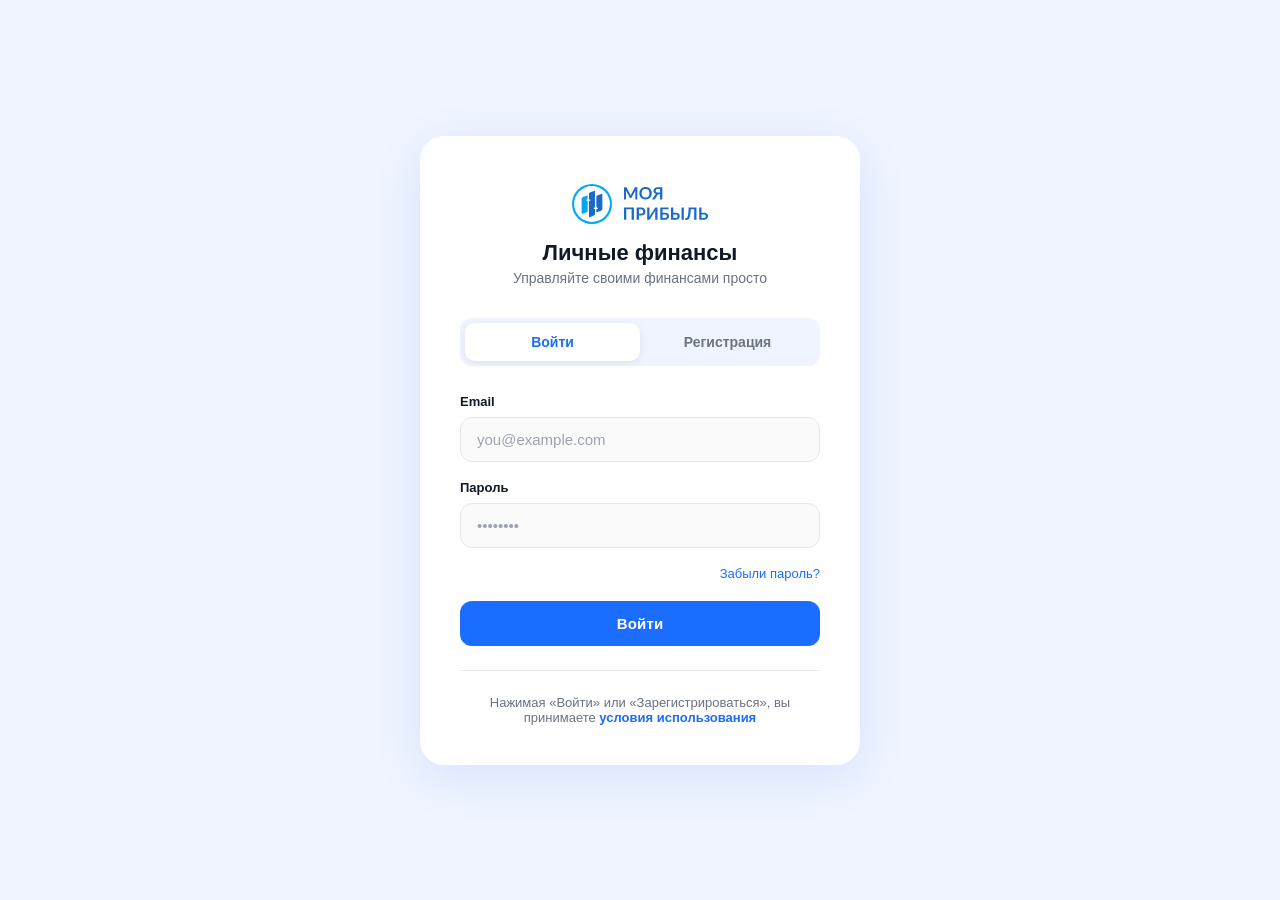
<file: frontend/index.html>
<!DOCTYPE html>
<html lang="ru">
<head>
    <meta charset="UTF-8">
    <meta name="viewport" content="width=device-width, initial-scale=1.0">
    <title>Личные финансы — Вход</title>
    <link rel="icon" href="assets/icons/logo.svg" type="image/svg+xml">
    <style>
        *, *::before, *::after {
            box-sizing: border-box;
            margin: 0;
            padding: 0;
        }

        :root {
            --primary: #1a6dff;
            --primary-dark: #1558d6;
            --primary-light: #eff4ff;
            --bg-body: #f0f4ff;
            --text-primary: #111827;
            --text-secondary: #6b7280;
            --text-muted: #9ca3af;
            --border: #e5e7eb;
            --danger: #dc2626;
            --success: #16a34a;
        }

        body {
            font-family: -apple-system, BlinkMacSystemFont, 'Segoe UI', Roboto, 'Helvetica Neue', Arial, sans-serif;
            background: var(--bg-body);
            min-height: 100vh;
            display: flex;
            align-items: center;
            justify-content: center;
            padding: 20px;
        }

        .auth-container {
            width: 100%;
            max-width: 440px;
        }

        .auth-card {
            background: #fff;
            border-radius: 24px;
            box-shadow: 0 12px 48px rgba(26, 109, 255, 0.12);
            padding: 48px 40px 40px;
        }

        .auth-logo {
            text-align: center;
            margin-bottom: 32px;
        }

        .auth-logo-brand {
            display: inline-flex;
            align-items: center;
            gap: 12px;
            margin-bottom: 16px;
        }

        .auth-logo-brand-icon {
            width: 40px;
            height: 40px;
            flex-shrink: 0;
        }

        .auth-logo-brand-icon img {
            width: 100%;
            height: 100%;
        }

        .auth-logo-brand-text {
            width: 84px;
            height: 33px;
            flex-shrink: 0;
        }

        .auth-logo h1 {
            font-size: 22px;
            font-weight: 700;
            color: var(--text-primary);
            margin-bottom: 4px;
        }

        .auth-logo p {
            font-size: 14px;
            color: var(--text-secondary);
        }

        /* Tabs */
        .auth-tabs {
            display: flex;
            background: var(--bg-body);
            border-radius: 12px;
            padding: 5px;
            margin-bottom: 28px;
        }

        .auth-tab {
            flex: 1;
            padding: 11px;
            border: none;
            background: transparent;
            border-radius: 10px;
            font-size: 14px;
            font-weight: 600;
            color: var(--text-secondary);
            cursor: pointer;
            transition: all 0.2s;
        }

        .auth-tab:hover {
            color: var(--primary);
        }

        .auth-tab.active {
            background: #fff;
            color: var(--primary);
            box-shadow: 0 2px 8px rgba(0, 0, 0, 0.08);
        }

        /* Forms */
        .auth-form {
            display: none;
        }

        .auth-form.active {
            display: block;
        }

        .form-group {
            margin-bottom: 18px;
        }

        .form-group label {
            display: block;
            font-size: 13px;
            font-weight: 600;
            color: var(--text-primary);
            margin-bottom: 8px;
        }

        .form-group input {
            width: 100%;
            padding: 13px 16px;
            border: 1.5px solid var(--border);
            border-radius: 12px;
            font-size: 15px;
            color: var(--text-primary);
            background: #fafafa;
            outline: none;
            transition: all 0.2s;
            font-family: inherit;
        }

        .form-group input:focus {
            border-color: var(--primary);
            background: #fff;
            box-shadow: 0 0 0 3px var(--primary-light);
        }

        .form-group input::placeholder {
            color: var(--text-muted);
        }

        .form-group input.error {
            border-color: var(--danger);
        }

        .form-group input.error:focus {
            box-shadow: 0 0 0 3px rgba(220, 38, 38, 0.1);
        }

        /* Remember me */
        .remember-row {
            display: flex;
            align-items: center;
            justify-content: space-between;
            margin-bottom: 20px;
        }

        .remember-left {
            display: flex;
            align-items: center;
            gap: 8px;
        }

        .remember-row input[type="checkbox"] {
            width: 18px;
            height: 18px;
            accent-color: var(--primary);
            cursor: pointer;
        }

        .remember-row label {
            font-size: 13px;
            color: var(--text-secondary);
            cursor: pointer;
            user-select: none;
        }

        .forgot-link {
            font-size: 13px;
            color: var(--primary);
            text-decoration: none;
            font-weight: 500;
            cursor: pointer;
            background: none;
            border: none;
            padding: 0;
        }

        .forgot-link:hover {
            color: var(--primary-dark);
            text-decoration: underline;
        }

        /* Submit button */
        .btn-submit {
            width: 100%;
            padding: 14px;
            background: var(--primary);
            color: #fff;
            border: none;
            border-radius: 12px;
            font-size: 15px;
            font-weight: 700;
            cursor: pointer;
            transition: all 0.2s;
            letter-spacing: 0.01em;
        }

        .btn-submit:hover {
            background: var(--primary-dark);
            transform: translateY(-1px);
            box-shadow: 0 4px 16px rgba(26, 109, 255, 0.3);
        }

        .btn-submit:active {
            transform: translateY(0);
        }

        .btn-submit:disabled {
            background: #93b4ff;
            cursor: not-allowed;
            transform: none;
            box-shadow: none;
        }

        /* Alert */
        .alert {
            display: none;
            padding: 13px 16px;
            border-radius: 12px;
            font-size: 13px;
            font-weight: 500;
            margin-bottom: 20px;
        }

        .alert.error {
            display: block;
            background: #fef2f2;
            color: var(--danger);
            border: 1px solid #fecaca;
        }

        .alert.success {
            display: block;
            background: #f0fdf4;
            color: var(--success);
            border: 1px solid #bbf7d0;
        }

        /* Spinner */
        .spinner {
            display: inline-block;
            width: 18px;
            height: 18px;
            border: 2px solid rgba(255, 255, 255, 0.4);
            border-top-color: #fff;
            border-radius: 50%;
            animation: spin 0.7s linear infinite;
            vertical-align: middle;
            margin-right: 8px;
        }

        @keyframes spin {
            to { transform: rotate(360deg); }
        }

        /* Modal */
        .modal-overlay {
            display: none;
            position: fixed;
            inset: 0;
            background: rgba(0, 0, 0, 0.4);
            align-items: center;
            justify-content: center;
            z-index: 100;
            padding: 20px;
        }

        .modal-overlay.open {
            display: flex;
        }

        .modal {
            background: #fff;
            border-radius: 20px;
            padding: 32px 28px;
            width: 100%;
            max-width: 400px;
            box-shadow: 0 20px 60px rgba(0, 0, 0, 0.2);
            position: relative;
        }

        .modal h2 {
            font-size: 18px;
            font-weight: 700;
            color: var(--text-primary);
            margin-bottom: 8px;
        }

        .modal p {
            font-size: 14px;
            color: var(--text-secondary);
            margin-bottom: 24px;
            line-height: 1.5;
        }

        .modal-close {
            position: absolute;
            top: 16px;
            right: 16px;
            width: 36px;
            height: 36px;
            border: none;
            background: transparent;
            border-radius: 10px;
            display: flex;
            align-items: center;
            justify-content: center;
            cursor: pointer;
            color: var(--text-muted);
            transition: all 0.2s;
        }

        .modal-close:hover {
            background: var(--bg-body);
            color: var(--text-primary);
        }

        .modal-close svg {
            width: 18px;
            height: 18px;
        }

        .modal-info {
            display: none;
            padding: 13px 16px;
            border-radius: 12px;
            font-size: 13px;
            font-weight: 500;
            background: var(--primary-light);
            color: var(--primary);
            border: 1px solid #bfdbfe;
            margin-top: 16px;
        }

        .modal-info.visible {
            display: block;
        }

        /* Footer */
        .auth-footer {
            text-align: center;
            margin-top: 24px;
            padding-top: 24px;
            border-top: 1px solid var(--border);
        }

        .auth-footer p {
            font-size: 13px;
            color: var(--text-secondary);
        }

        .auth-footer a {
            color: var(--primary);
            text-decoration: none;
            font-weight: 600;
        }

        .auth-footer a:hover {
            text-decoration: underline;
        }

        /* Responsive */
        @media (max-width: 480px) {
            .auth-card {
                padding: 36px 28px 32px;
            }
        }
    </style>
</head>
<body>

<div class="auth-container">
    <div class="auth-card">
        <div class="auth-logo">
            <div class="auth-logo-brand">
                <div class="auth-logo-brand-icon">
                    <img src="assets/icons/logo.svg" alt="">
                </div>
                <img src="assets/icons/logo-text.svg" alt="МОЯ ПРИБЫЛЬ" class="auth-logo-brand-text">
            </div>
            <h1>Личные финансы</h1>
            <p>Управляйте своими финансами просто</p>
        </div>

        <div class="auth-tabs">
            <button class="auth-tab active" data-tab="login">Войти</button>
            <button class="auth-tab" data-tab="register">Регистрация</button>
        </div>

        <!-- Login Form -->
        <div class="auth-form active" id="form-login">
            <div class="alert" id="login-alert"></div>
            <form id="login-form" novalidate>
                <div class="form-group">
                    <label for="login-email">Email</label>
                    <input type="email" id="login-email" placeholder="you@example.com" autocomplete="email" required>
                </div>
                <div class="form-group">
                    <label for="login-password">Пароль</label>
                    <input type="password" id="login-password" placeholder="••••••••" autocomplete="current-password" required>
                </div>
                <div class="remember-row">
                    <div class="remember-left"></div>
                    <button type="button" class="forgot-link" id="forgot-link">Забыли пароль?</button>
                </div>
                <button type="submit" class="btn-submit" id="login-btn">Войти</button>
            </form>
        </div>

        <!-- Register Form -->
        <div class="auth-form" id="form-register">
            <div class="alert" id="register-alert"></div>
            <form id="register-form" novalidate>
                <div class="form-group">
                    <label for="reg-name">Имя</label>
                    <input type="text" id="reg-name" placeholder="Иван Иванов" autocomplete="name" required>
                </div>
                <div class="form-group">
                    <label for="reg-email">Email</label>
                    <input type="email" id="reg-email" placeholder="you@example.com" autocomplete="email" required>
                </div>
                <div class="form-group">
                    <label for="reg-password">Пароль</label>
                    <input type="password" id="reg-password" placeholder="Минимум 6 символов" autocomplete="new-password" required minlength="6">
                </div>
                <button type="submit" class="btn-submit" id="register-btn">Зарегистрироваться</button>
            </form>
        </div>

        <div class="auth-footer">
            <p>Нажимая «Войти» или «Зарегистрироваться», вы принимаете <a href="#">условия использования</a></p>
        </div>
    </div>
</div>

<!-- Forgot Password Modal -->
<div class="modal-overlay" id="forgot-modal">
    <div class="modal">
        <button class="modal-close" id="modal-close" aria-label="Закрыть">
            <svg viewBox="0 0 24 24" fill="none" stroke="currentColor" stroke-width="2">
                <line x1="18" y1="6" x2="6" y2="18"/>
                <line x1="6" y1="6" x2="18" y2="18"/>
            </svg>
        </button>
        <h2>Восстановление пароля</h2>
        <p>Введите email, и мы пришлём инструкции по сбросу пароля.</p>
        <div class="form-group">
            <label for="forgot-email">Email</label>
            <input type="email" id="forgot-email" placeholder="you@example.com" autocomplete="email">
        </div>
        <button class="btn-submit" id="forgot-submit">Отправить</button>
        <div class="modal-info" id="forgot-info">
            Функция восстановления пароля будет добавлена позже.
        </div>
    </div>
</div>

<script>
const API = 'http://127.0.0.1:8000';

// Redirect if already logged in with a valid token
(function () {
    var t = localStorage.getItem('token') || sessionStorage.getItem('token');
    if (!t) return;
    try {
        var b64 = t.split('.')[1].replace(/-/g, '+').replace(/_/g, '/');
        b64 += '=='.slice(0, (4 - b64.length % 4) % 4);
        var payload = JSON.parse(atob(b64));
        if (payload.exp && Math.floor(Date.now() / 1000) < payload.exp) {
            window.location.href = 'dashboard.html';
        } else {
            localStorage.removeItem('token');
            sessionStorage.removeItem('token');
        }
    } catch (e) {
        localStorage.removeItem('token');
        sessionStorage.removeItem('token');
    }
}());

// Tab switching
document.querySelectorAll('.auth-tab').forEach(btn => {
    btn.addEventListener('click', () => {
        document.querySelectorAll('.auth-tab').forEach(b => b.classList.remove('active'));
        document.querySelectorAll('.auth-form').forEach(f => f.classList.remove('active'));
        btn.classList.add('active');
        document.getElementById('form-' + btn.dataset.tab).classList.add('active');
        // Clear alerts
        document.getElementById('login-alert').className = 'alert';
        document.getElementById('register-alert').className = 'alert';
    });
});

// Show alert
function showAlert(id, message, type = 'error') {
    const el = document.getElementById(id);
    el.textContent = message;
    el.className = 'alert ' + type;
}

// Set loading state
function setLoading(btn, loading) {
    if (loading) {
        btn.disabled = true;
        btn.dataset.label = btn.textContent;
        btn.innerHTML = '<span class="spinner"></span>' + (btn.dataset.label || 'Загрузка...');
    } else {
        btn.disabled = false;
        btn.textContent = btn.dataset.label || 'Войти';
    }
}

// Forgot password modal
const forgotModal = document.getElementById('forgot-modal');

document.getElementById('forgot-link').addEventListener('click', () => {
    document.getElementById('forgot-email').value = '';
    document.getElementById('forgot-info').classList.remove('visible');
    forgotModal.classList.add('open');
    document.getElementById('forgot-email').focus();
});

document.getElementById('modal-close').addEventListener('click', () => {
    forgotModal.classList.remove('open');
});


document.addEventListener('keydown', (e) => {
    if (e.key === 'Escape') forgotModal.classList.remove('open');
});

document.getElementById('forgot-submit').addEventListener('click', () => {
    document.getElementById('forgot-info').classList.add('visible');
});

// Store original button labels
document.getElementById('login-btn').dataset.label = 'Войти';
document.getElementById('register-btn').dataset.label = 'Зарегистрироваться';

// Login
document.getElementById('login-form').addEventListener('submit', async (e) => {
    e.preventDefault();
    const email = document.getElementById('login-email').value.trim();
    const password = document.getElementById('login-password').value;
    const btn = document.getElementById('login-btn');

    if (!email || !password) {
        showAlert('login-alert', 'Заполните все поля.');
        return;
    }

    setLoading(btn, true);

    try {
        const res = await fetch(`${API}/auth/login`, {
            method: 'POST',
            headers: { 'Content-Type': 'application/json' },
            body: JSON.stringify({ email, password })
        });

        const data = await res.json();

        if (!res.ok) {
            showAlert('login-alert', data.detail || 'Неверный email или пароль.');
        } else {
            localStorage.setItem('token', data.access_token);
            window.location.href = 'dashboard.html';
        }
    } catch {
        showAlert('login-alert', 'Не удалось подключиться к серверу.');
    } finally {
        setLoading(btn, false);
    }
});

// Register
document.getElementById('register-form').addEventListener('submit', async (e) => {
    e.preventDefault();
    const name = document.getElementById('reg-name').value.trim();
    const email = document.getElementById('reg-email').value.trim();
    const password = document.getElementById('reg-password').value;
    const btn = document.getElementById('register-btn');

    if (!name || !email || !password) {
        showAlert('register-alert', 'Заполните все поля.');
        return;
    }
    if (password.length < 6) {
        showAlert('register-alert', 'Пароль должен содержать минимум 6 символов.');
        return;
    }

    setLoading(btn, true);

    try {
        const res = await fetch(`${API}/auth/register`, {
            method: 'POST',
            headers: { 'Content-Type': 'application/json' },
            body: JSON.stringify({ name, email, password })
        });

        const data = await res.json();

        if (!res.ok) {
            showAlert('register-alert', data.detail || 'Ошибка регистрации.');
        } else {
            localStorage.setItem('token', data.access_token);
            window.location.href = 'dashboard.html';
        }
    } catch {
        showAlert('register-alert', 'Не удалось подключиться к серверу.');
    } finally {
        setLoading(btn, false);
    }
});
</script>
</body>
</html>
</file>
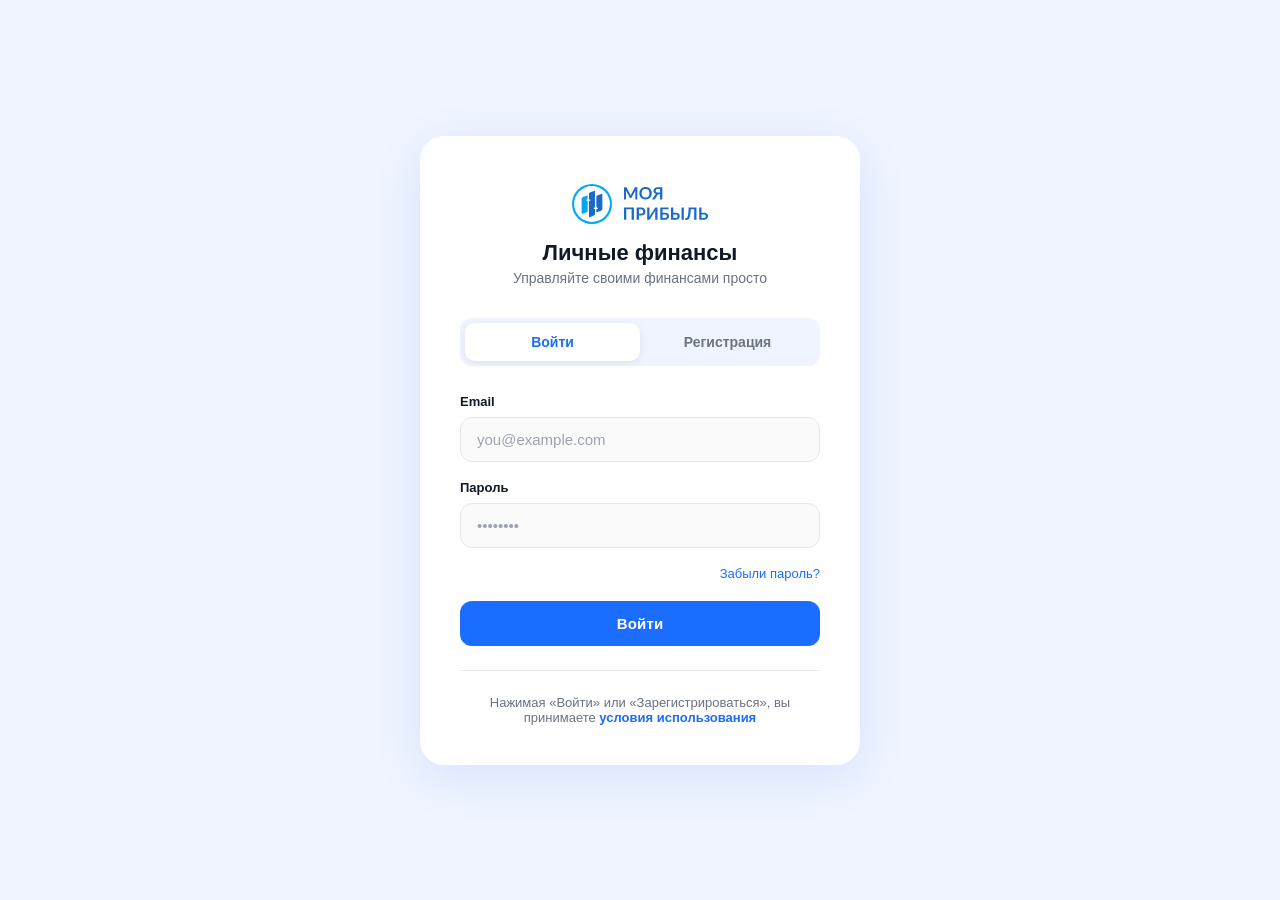
<file: frontend/accounts.html>
<!DOCTYPE html>
<html lang="ru">
<head>
    <meta charset="UTF-8">
    <meta name="viewport" content="width=device-width, initial-scale=1.0">
    <title>Личные финансы — Счета</title>
    <style id="sidebar-init-style">.main-content{opacity:0!important;transition:none!important}.sidebar{transition:none!important}</style>
    <link rel="icon" href="assets/icons/logo.svg" type="image/svg+xml">
    <link rel="stylesheet" href="css/sidebar.css">
    <link rel="stylesheet" href="css/common.css">
    <style>
        .page { padding: 24px 32px; max-width: 1400px; }
        .page-header { display: flex; align-items: center; justify-content: space-between; margin-bottom: 16px; flex-wrap: wrap; gap: 12px; }
        .page-header h1 { font-size: 18px; font-weight: 700; color: var(--text-primary); }
        .header-actions { display: flex; gap: 8px; align-items: center; }

        .btn { padding: 6px 16px; border-radius: 8px; font-size: 12px; font-weight: 600; cursor: pointer; transition: all 0.2s; display: inline-flex; align-items: center; gap: 6px; border: 1.5px solid var(--border); background: #fff; color: var(--text-secondary); height: 28px; }
        .btn:hover { border-color: var(--primary); color: var(--primary); }
        .btn-primary { background: var(--primary); color: #fff; border-color: var(--primary); }
        .btn-primary:hover { background: var(--primary-dark); border-color: var(--primary-dark); color: #fff; }
        .btn-secondary { background: #fff; color: var(--text-secondary); border: 1.5px solid var(--border); }
        .btn-secondary:hover { border-color: var(--primary); color: var(--primary); }
        .btn-danger { background: var(--danger); color: #fff; border-color: var(--danger); }
        .btn-danger:hover { background: #b91c1c; }
        .btn svg { width: 14px; height: 14px; }

        /* View toggle */
        .view-toggle { display: flex; border: 1.5px solid var(--border); border-radius: 8px; overflow: hidden; }
        .view-toggle button { padding: 4px 8px; border: none; background: #fff; cursor: pointer; color: var(--text-secondary); transition: all 0.2s; display: flex; align-items: center; }
        .view-toggle button.active { background: var(--text-primary); color: #fff; }
        .view-toggle button svg { width: 16px; height: 16px; }

        /* Cards row */
        .accounts-row { display: flex; gap: 10px; overflow-x: auto; padding-bottom: 4px; }
        .accounts-row::-webkit-scrollbar { height: 4px; }
        .accounts-row::-webkit-scrollbar-thumb { background: var(--border); border-radius: 2px; }

        .account-card { background: var(--bg-card-light); border-radius: 16px; padding: 16px 20px; border: 2px solid transparent; transition: all 0.2s ease; cursor: pointer; width: 190px; min-width: 190px; max-width: 190px; height: 120px; flex-shrink: 0; position: relative; display: flex; flex-direction: column; justify-content: space-between; }
        .account-card:hover { border-color: var(--primary); }
        .account-card-total { background: linear-gradient(135deg, #1e293b 0%, #0f172a 100%); color: #fff; border: 2px solid transparent; }
        .account-card-total:hover { border-color: var(--primary); }
        .account-card-total .account-name, .account-card-total .account-balance { color: #fff; }
        .account-card-total .account-sub { color: rgba(255,255,255,0.6); }

        .account-card-header { display: flex; align-items: flex-start; justify-content: space-between; margin-bottom: 4px; }
        .account-actions { display: flex; gap: 2px; opacity: 0; transition: opacity 0.2s; }
        .account-card:hover .account-actions { opacity: 1; }
        .account-action-btn { width: 24px; height: 24px; border: none; background: rgba(0,0,0,0.05); border-radius: 6px; display: flex; align-items: center; justify-content: center; cursor: pointer; color: var(--text-secondary); transition: all 0.2s; }
        .account-action-btn:hover { background: var(--primary-light); color: var(--primary); }
        .account-action-btn.delete:hover { background: #fef2f2; color: var(--danger); }
        .account-action-btn svg { width: 12px; height: 12px; }

        .account-name { font-size: 13px; font-weight: 700; color: var(--text-primary); margin-bottom: 2px; white-space: nowrap; overflow: hidden; text-overflow: ellipsis; }
        .account-balance { font-size: 18px; font-weight: 800; color: var(--text-primary); letter-spacing: -0.3px; }
        .account-sub { font-size: 11px; color: var(--text-muted); margin-top: 2px; }

        /* Add card */
        .account-card-add { border: 2px dashed var(--border); display: flex; flex-direction: column; align-items: center; justify-content: center; gap: 6px; color: var(--text-secondary); width: 90px !important; min-width: 90px !important; max-width: 90px !important; }
        .account-card-add:hover { border-color: var(--primary); color: var(--primary); box-shadow: none; }
        .account-card-add .add-icon { width: 30px; height: 30px; background: var(--primary-light); border-radius: 50%; display: flex; align-items: center; justify-content: center; }
        .account-card-add .add-icon svg { width: 16px; height: 16px; color: var(--primary); }
        .account-card-add span { font-size: 11px; }

        /* Table view */
        .table-wrap { border: 1px solid var(--border); border-radius: 12px; overflow: hidden; max-width: 700px; }
        .accounts-table { width: 100%; border-collapse: collapse; }
        .accounts-table th { font-size: 12px; font-weight: 600; color: var(--text-secondary); padding: 10px 12px; text-align: left; border-bottom: 1px solid var(--border); background: #fafafa; }
        .accounts-table td { padding: 8px 12px; border-bottom: 1px solid var(--border); font-size: 13px; }
        .accounts-table tr:hover { background: var(--primary-light); }
        .accounts-table .col-balance { font-weight: 700; text-align: right; }
        .accounts-table .col-date { color: var(--text-secondary); }
        .accounts-table .col-actions { text-align: right; width: 80px; }
        .accounts-table .col-actions .action-row { display: flex; gap: 2px; justify-content: flex-end; }

        .empty-state { padding: 60px 20px; text-align: center; color: var(--text-secondary); }
        .empty-state svg { width: 64px; height: 64px; margin-bottom: 16px; opacity: 0.5; }
        .empty-state h3 { font-size: 18px; font-weight: 600; color: var(--text-primary); margin-bottom: 8px; }

        /* Skeleton */
        .skeleton { background: linear-gradient(90deg, #f0f0f0 25%, #e0e0e0 50%, #f0f0f0 75%); background-size: 200% 100%; animation: shimmer 1.4s infinite; border-radius: 6px; }
        @keyframes shimmer { to { background-position: -200% 0; } }

        .form-hint { font-size: 12px; color: var(--text-muted); }
        .form-error { font-size: 12px; color: var(--danger); min-height: 16px; }

        /* Confirm Modal */
        .confirm-overlay { position: fixed; inset: 0; background: rgba(0,0,0,0.4); display: flex; align-items: center; justify-content: center; z-index: 1100; opacity: 0; pointer-events: none; transition: opacity 0.2s; }
        .confirm-overlay.open { opacity: 1; pointer-events: all; }
        .confirm-box { background: #fff; border-radius: 20px; max-width: 380px; width: 100%; padding: 32px; text-align: center; }
        .confirm-box h3 { font-size: 18px; font-weight: 700; color: var(--text-primary); margin-bottom: 12px; }
        .confirm-box p { font-size: 14px; color: var(--text-secondary); margin-bottom: 24px; line-height: 1.5; }
        .confirm-footer { display: flex; gap: 12px; justify-content: center; }

        /* Initial Balances Panel */
        #initial-balances-modal .slide-panel { width: 580px; }

        .ib-table { width: 100%; border-collapse: collapse; font-size: 14px; margin-top: 16px; }
        .ib-table th { background: #fafafa; padding: 12px 16px; text-align: left; font-size: 12px; font-weight: 700; text-transform: uppercase; letter-spacing: 0.05em; color: var(--text-secondary); border-bottom: 1px solid var(--border); }
        .ib-table td { padding: 14px 16px; border-bottom: 1px solid var(--border); }
        .ib-table input[type="text"] { width: 140px; padding: 8px 12px; border: 1.5px solid var(--border); border-radius: 8px; font-size: 14px; color: var(--text-primary); background: #fff; font-family: inherit; }
        .ib-table input[type="text"]:focus { outline: none; border-color: var(--primary); }

        /* Responsive */
        @media (max-width: 768px) {
            .main-content { margin-left: 0; margin-bottom: 70px; }
            .header-nav { display: none; }
            .page { padding: 16px; }
            .page-header { flex-direction: column; gap: 12px; align-items: flex-start; }
        }
    </style>
</head>
<body>

<!-- Main Content -->
<main class="main-content">
    <!-- Header и sidebar инъектируются через layout.js -->

    <!-- Page Content -->
    <div class="page">
        <div class="page-header">
            <h1>Счета</h1>
            <div class="header-actions">
                <button class="btn btn-secondary" id="initial-balances-btn">
                    <svg viewBox="0 0 24 24" fill="none" stroke="currentColor" stroke-width="2">
                        <line x1="12" y1="1" x2="12" y2="23"/>
                        <path d="M17 5H9.5a3.5 3.5 0 0 0 0 7h5a3.5 3.5 0 0 1 0 7H9"/>
                    </svg>
                    Начальные остатки
                </button>
                <button class="btn btn-primary" id="add-account-btn">
                    <svg viewBox="0 0 24 24" fill="currentColor">
                        <path d="M19 13h-6v6h-2v-6H5v-2h6V5h2v6h6v2z"/>
                    </svg>
                    Добавить счёт
                </button>
                <div class="view-toggle">
                    <button id="view-cards" class="active" title="Карточки">
                        <svg viewBox="0 0 24 24" fill="none" stroke="currentColor" stroke-width="2"><rect x="3" y="3" width="7" height="7"/><rect x="14" y="3" width="7" height="7"/><rect x="3" y="14" width="7" height="7"/><rect x="14" y="14" width="7" height="7"/></svg>
                    </button>
                    <button id="view-table" title="Таблица">
                        <svg viewBox="0 0 24 24" fill="none" stroke="currentColor" stroke-width="2"><line x1="8" y1="6" x2="21" y2="6"/><line x1="8" y1="12" x2="21" y2="12"/><line x1="8" y1="18" x2="21" y2="18"/><line x1="3" y1="6" x2="3.01" y2="6"/><line x1="3" y1="12" x2="3.01" y2="12"/><line x1="3" y1="18" x2="3.01" y2="18"/></svg>
                    </button>
                </div>
            </div>
        </div>

        <div id="accounts-container">
            <!-- Skeleton placeholder -->
            <div class="accounts-row">
                <div class="account-card" style="height:120px;background:linear-gradient(90deg,#f0f0f0 25%,#e0e0e0 50%,#f0f0f0 75%);background-size:200% 100%;animation:shimmer 1.4s infinite;border-radius:16px"></div>
            </div>
        </div>
    </div>
</main>

<!-- Add Account Panel -->
<div class="slide-panel-overlay" id="account-modal">
    <div class="slide-panel">
        <div class="slide-panel-header">
            <h2 class="slide-panel-title">Новый счёт</h2>
            <button class="slide-panel-close" aria-label="Закрыть">
                <svg viewBox="0 0 24 24" fill="none" stroke="currentColor" stroke-width="2"><line x1="18" y1="6" x2="6" y2="18"/><line x1="6" y1="6" x2="18" y2="18"/></svg>
            </button>
        </div>
        <div class="slide-panel-body">
            <div class="form-group">
                <label for="account-name">Название счёта</label>
                <input type="text" id="account-name" placeholder="Например: Тинькофф" autocomplete="off">
                <div class="form-hint" data-content-key="form_hint_bank">Можете указать банк или тип счёта</div>
                <div class="form-error" id="account-name-error"></div>
            </div>
            <div style="display:flex;gap:8px;margin-top:8px">
                <button class="btn-panel btn-panel-primary" id="account-modal-save">Сохранить</button>
                <button class="btn-panel btn-panel-secondary" id="account-modal-cancel">Отмена</button>
            </div>
        </div>
    </div>
</div>

<!-- Initial Balances Panel -->
<div class="slide-panel-overlay" id="initial-balances-modal">
    <div class="slide-panel">
        <div class="slide-panel-header">
            <h2 class="slide-panel-title">Начальные остатки</h2>
            <button class="slide-panel-close" aria-label="Закрыть">
                <svg viewBox="0 0 24 24" fill="none" stroke="currentColor" stroke-width="2"><line x1="18" y1="6" x2="6" y2="18"/><line x1="6" y1="6" x2="18" y2="18"/></svg>
            </button>
        </div>
        <div class="slide-panel-body">
            <p style="color: var(--text-secondary); font-size: 14px; line-height: 1.6;">
                Введите начальные балансы всех ваших счетов. Это поможет системе правильно рассчитывать общую сумму.
            </p>
            <table class="ib-table">
                <thead>
                    <tr>
                        <th>Счёт</th>
                        <th>Начальный баланс (₽)</th>
                    </tr>
                </thead>
                <tbody id="ib-table-body"></tbody>
            </table>
            <div style="display:flex;gap:8px;margin-top:8px">
                <button class="btn-panel btn-panel-primary" id="ib-modal-save">Сохранить</button>
                <button class="btn-panel btn-panel-secondary" id="ib-modal-cancel">Отмена</button>
            </div>
        </div>
    </div>
</div>

<!-- Confirm Delete Modal -->
<div class="confirm-overlay" id="confirm-modal">
    <div class="confirm-box">
        <h3>Удалить счёт?</h3>
        <p>Это действие нельзя отменить. Все связанные операции будут удалены.</p>
        <div class="confirm-footer">
            <button class="btn btn-secondary" id="confirm-cancel">Отмена</button>
            <button class="btn btn-danger" id="confirm-delete">Удалить</button>
        </div>
    </div>
</div>

<script src="js/custom-select.js"></script>
<script src="js/layout.js"></script>
<script>
const API = 'http://127.0.0.1:8000';

// Auth guard
const token = localStorage.getItem('token') || sessionStorage.getItem('token');
if (!token) {
    window.location.href = 'index.html';
}

// Logout (используется в apiFetch при 401)
function logout() {
    localStorage.removeItem('token');
    sessionStorage.removeItem('token');
    window.location.href = 'index.html';
}

// API fetch
async function apiFetch(path, options = {}) {
    const res = await fetch(API + path, {
        ...options,
        headers: {
            'Authorization': 'Bearer ' + token,
            'Content-Type': 'application/json',
            ...(options.headers || {}),
        },
    });
    if (res.status === 401) {
        logout();
    }
    if (!res.ok) {
        const body = await res.json().catch(() => ({}));
        throw new Error(body.detail || 'HTTP ' + res.status);
    }
    if (res.status === 204) return null;
    return res.json();
}

// Formatters
function fmt(amount, currency = 'RUB') {
    return new Intl.NumberFormat('ru-RU', {
        style: 'currency',
        currency: currency,
        minimumFractionDigits: 2,
        maximumFractionDigits: 2,
    }).format(amount);
}

function fmtDate(iso) {
    return new Date(iso).toLocaleString('ru-RU', {
        day: '2-digit',
        month: '2-digit',
        year: 'numeric',
        hour: '2-digit',
        minute: '2-digit',
    });
}

function escHtml(str) {
    return String(str)
        .replace(/&/g, '&amp;')
        .replace(/</g, '&lt;')
        .replace(/>/g, '&gt;')
        .replace(/"/g, '&quot;');
}

// View state
let currentView = localStorage.getItem('accounts_view') || 'table';
let accountsData = [];

// Modal elements
const accountModal = document.getElementById('account-modal');
const initialBalancesModal = document.getElementById('initial-balances-modal');
const confirmModal = document.getElementById('confirm-modal');

// View toggle
const viewCardsBtn = document.getElementById('view-cards');
const viewTableBtn = document.getElementById('view-table');

function setView(view) {
    currentView = view;
    localStorage.setItem('accounts_view', view);
    viewCardsBtn.classList.toggle('active', view === 'cards');
    viewTableBtn.classList.toggle('active', view === 'table');
    renderAccounts();
}

viewCardsBtn.addEventListener('click', () => setView('cards'));
viewTableBtn.addEventListener('click', () => setView('table'));

// Initialize view toggle buttons
viewCardsBtn.classList.toggle('active', currentView === 'cards');
viewTableBtn.classList.toggle('active', currentView === 'table');

// Close modals
function closeAllModals() {
    accountModal.classList.remove('open');
    initialBalancesModal.classList.remove('open');
    confirmModal.classList.remove('open');
}

document.getElementById('account-modal-cancel').addEventListener('click', closeAllModals);
document.getElementById('ib-modal-cancel').addEventListener('click', closeAllModals);
document.getElementById('confirm-cancel').addEventListener('click', closeAllModals);

document.addEventListener('keydown', (e) => {
    if (e.key === 'Escape') closeAllModals();
});

// Panel close buttons
document.querySelectorAll('.slide-panel-close').forEach(btn => {
    btn.addEventListener('click', closeAllModals);
});

// Render card view
function renderCardView(accounts) {
    const container = document.getElementById('accounts-container');
    if (!accounts.length) {
        container.innerHTML = `
            <div class="empty-state">
                <svg viewBox="0 0 24 24" fill="none" stroke="currentColor" stroke-width="1.5">
                    <rect x="2" y="4" width="20" height="16" rx="2"/>
                    <path d="M2 8h20"/>
                </svg>
                <h3>Нет счетов</h3>
                <p>Добавьте первый счёт, чтобы начать учёт</p>
            </div>
        `;
        return;
    }

    const totalBalance = accounts.reduce((s, a) => s + a.balance, 0);

    let html = '<div class="accounts-row">';

    // Total card
    html += `
        <div class="account-card account-card-total">
            <div>
                <div class="account-sub">Всего</div>
                <div class="account-name">Все счета</div>
            </div>
            <div class="account-balance">${fmt(totalBalance)}</div>
        </div>
    `;

    // Individual cards
    accounts.forEach(acc => {
        html += `
            <div class="account-card" data-id="${acc.id}">
                <div class="account-card-header">
                    <div class="account-name">${escHtml(acc.name)}</div>
                    <div class="account-actions">
                        <button class="account-action-btn edit-card-btn" title="Редактировать" data-id="${acc.id}">
                            <svg viewBox="0 0 24 24" fill="none" stroke="currentColor" stroke-width="2">
                                <path d="M11 4H4a2 2 0 0 0-2 2v14a2 2 0 0 0 2 2h14a2 2 0 0 0 2-2v-7"/>
                                <path d="M18.5 2.5a2.121 2.121 0 0 1 3 3L12 15l-4 1 1-4 9.5-9.5z"/>
                            </svg>
                        </button>
                        <button class="account-action-btn delete delete-card-btn" title="Удалить" data-id="${acc.id}">
                            <svg viewBox="0 0 24 24" fill="none" stroke="currentColor" stroke-width="2">
                                <polyline points="3 6 5 6 21 6"/>
                                <path d="M19 6v14a2 2 0 0 1-2 2H7a2 2 0 0 1-2-2V6m3 0V4a2 2 0 0 1 2-2h4a2 2 0 0 1 2 2v2"/>
                            </svg>
                        </button>
                    </div>
                </div>
                <div>
                    <div class="account-balance">${fmt(acc.balance)}</div>
                    <div class="account-sub">${fmtDate(acc.created_at)}</div>
                </div>
            </div>
        `;
    });

    // Add card
    html += `
        <div class="account-card account-card-add" id="add-card-btn">
            <div class="add-icon">
                <svg viewBox="0 0 24 24" fill="currentColor"><path d="M19 13h-6v6h-2v-6H5v-2h6V5h2v6h6v2z"/></svg>
            </div>
            <span>Добавить</span>
        </div>
    `;

    html += '</div>';
    container.innerHTML = html;

    // Add card click
    document.getElementById('add-card-btn').addEventListener('click', () => {
        document.getElementById('add-account-btn').click();
    });

    // Edit handlers on cards
    container.querySelectorAll('.edit-card-btn').forEach(btn => {
        btn.addEventListener('click', function(e) {
            e.stopPropagation();
            editAccount(this.dataset.id);
        });
    });

    // Delete handlers on cards
    container.querySelectorAll('.delete-card-btn').forEach(btn => {
        btn.addEventListener('click', function(e) {
            e.stopPropagation();
            const id = this.dataset.id;
            confirmModal.classList.add('open');
            document.getElementById('confirm-delete').onclick = async () => {
                await apiFetch('/accounts/' + id, { method: 'DELETE' });
                closeAllModals();
                loadAccounts();
            };
        });
    });
}

// Render table view
function renderTableView(accounts) {
    const container = document.getElementById('accounts-container');
    if (!accounts.length) {
        container.innerHTML = `
            <div class="empty-state">
                <svg viewBox="0 0 24 24" fill="none" stroke="currentColor" stroke-width="1.5">
                    <rect x="2" y="4" width="20" height="16" rx="2"/>
                    <path d="M2 8h20"/>
                </svg>
                <h3>Нет счетов</h3>
                <p>Добавьте первый счёт, чтобы начать учёт</p>
            </div>
        `;
        return;
    }

    let html = `
        <table class="accounts-table">
            <thead>
                <tr>
                    <th>Название</th>
                    <th style="text-align:right">Баланс</th>
                    <th>Дата открытия</th>
                    <th></th>
                </tr>
            </thead>
            <tbody>
    `;

    accounts.forEach(acc => {
        html += `
            <tr>
                <td style="font-weight:600">${escHtml(acc.name)}</td>
                <td class="col-balance">${fmt(acc.balance)}</td>
                <td class="col-date">${fmtDate(acc.created_at)}</td>
                <td class="col-actions">
                    <div class="action-row">
                        <button class="account-action-btn edit-table-btn" title="Редактировать" data-id="${acc.id}">
                            <svg viewBox="0 0 24 24" fill="none" stroke="currentColor" stroke-width="2">
                                <path d="M11 4H4a2 2 0 0 0-2 2v14a2 2 0 0 0 2 2h14a2 2 0 0 0 2-2v-7"/>
                                <path d="M18.5 2.5a2.121 2.121 0 0 1 3 3L12 15l-4 1 1-4 9.5-9.5z"/>
                            </svg>
                        </button>
                        <button class="account-action-btn delete delete-table-btn" title="Удалить" data-id="${acc.id}">
                            <svg viewBox="0 0 24 24" fill="none" stroke="currentColor" stroke-width="2">
                                <polyline points="3 6 5 6 21 6"/>
                                <path d="M19 6v14a2 2 0 0 1-2 2H7a2 2 0 0 1-2-2V6m3 0V4a2 2 0 0 1 2-2h4a2 2 0 0 1 2 2v2"/>
                            </svg>
                        </button>
                    </div>
                </td>
            </tr>
        `;
    });

    html += '</tbody></table>';
    container.innerHTML = `<div class="table-wrap">${html}</div>`;

    // Edit handlers on table
    container.querySelectorAll('.edit-table-btn').forEach(btn => {
        btn.addEventListener('click', function() { editAccount(this.dataset.id); });
    });

    // Delete handlers on table
    container.querySelectorAll('.delete-table-btn').forEach(btn => {
        btn.addEventListener('click', function() {
            const id = this.dataset.id;
            confirmModal.classList.add('open');
            document.getElementById('confirm-delete').onclick = async () => {
                await apiFetch('/accounts/' + id, { method: 'DELETE' });
                closeAllModals();
                loadAccounts();
            };
        });
    });
}

// Render based on current view
function renderAccounts() {
    if (currentView === 'cards') {
        renderCardView(accountsData);
    } else {
        renderTableView(accountsData);
    }
}

// Load accounts
async function loadAccounts() {
    try {
        accountsData = await apiFetch('/accounts');
        renderAccounts();
    } catch (err) {
        console.error('Error loading accounts:', err);
        document.getElementById('accounts-container').innerHTML = `<div style="text-align: center; padding: 40px; color: var(--danger);">Ошибка загрузки счетов</div>`;
    }
}

// Edit account — open modal with prefilled name
let editingAccountId = null;

function editAccount(id) {
    const acc = accountsData.find(a => String(a.id) === String(id));
    if (!acc) return;
    editingAccountId = id;
    document.getElementById('account-name').value = acc.name;
    document.getElementById('account-name-error').textContent = '';
    document.querySelector('#account-modal .slide-panel-title').textContent = 'Редактировать счёт';
    document.getElementById('account-modal-save').textContent = 'Сохранить';
    accountModal.classList.add('open');
    document.getElementById('account-name').focus();
}

// Open Add Account modal (reset)
document.getElementById('add-account-btn').addEventListener('click', () => {
    editingAccountId = null;
    document.getElementById('account-name').value = '';
    document.getElementById('account-name-error').textContent = '';
    document.querySelector('#account-modal .slide-panel-title').textContent = 'Новый счёт';
    document.getElementById('account-modal-save').textContent = 'Сохранить';
    accountModal.classList.add('open');
    document.getElementById('account-name').focus();
});

// Save account (create or update)
document.getElementById('account-modal-save').addEventListener('click', async function() {
    const name = document.getElementById('account-name').value.trim();
    const errorEl = document.getElementById('account-name-error');

    if (!name) {
        errorEl.textContent = 'Введите название счёта';
        return;
    }

    try {
        if (editingAccountId) {
            await apiFetch('/accounts/' + editingAccountId, {
                method: 'PUT',
                body: JSON.stringify({ name: name }),
            });
        } else {
            await apiFetch('/accounts', {
                method: 'POST',
                body: JSON.stringify({ name: name }),
            });
        }
        editingAccountId = null;
        closeAllModals();
        loadAccounts();
    } catch (err) {
        errorEl.textContent = 'Ошибка: ' + err.message;
    }
});

// Initial balances
document.getElementById('initial-balances-btn').addEventListener('click', async function() {
    try {
        const accounts = await apiFetch('/accounts');
        const tbody = document.getElementById('ib-table-body');
        tbody.innerHTML = '';

        if (!accounts.length) {
            tbody.innerHTML = `<tr><td colspan="2" style="text-align: center; padding: 20px; color: var(--text-secondary);">Нет счетов для заполнения</td></tr>`;
        } else {
            accounts.forEach(acc => {
                const tr = document.createElement('tr');
                tr.innerHTML = `
                    <td>${escHtml(acc.name)}</td>
                    <td><input type="text" inputmode="decimal" data-money value="${formatMoney(acc.balance)}" data-id="${acc.id}"></td>
                `;
                tbody.appendChild(tr);
            });
        }

        initialBalancesModal.classList.add('open');
        document.querySelectorAll('#ib-table-body input[data-money]').forEach(initMoneyInput);
    } catch (err) {
        alert('Ошибка: ' + err.message);
    }
});

document.getElementById('ib-modal-save').addEventListener('click', async function() {
    const inputs = document.querySelectorAll('#ib-table-body input');
    const updates = [];

    inputs.forEach(input => {
        const id = input.dataset.id;
        const balance = parseMoney(input.value);
        if (id && !isNaN(balance)) {
            updates.push(apiFetch('/accounts/' + id, {
                method: 'PATCH',
                body: JSON.stringify({ balance: balance }),
            }));
        }
    });

    try {
        await Promise.all(updates);
        closeAllModals();
        loadAccounts();
    } catch (err) {
        alert('Ошибка обновления: ' + err.message);
    }
});

// Initialize
loadAccounts();
</script>
</body>
</html>
</file>
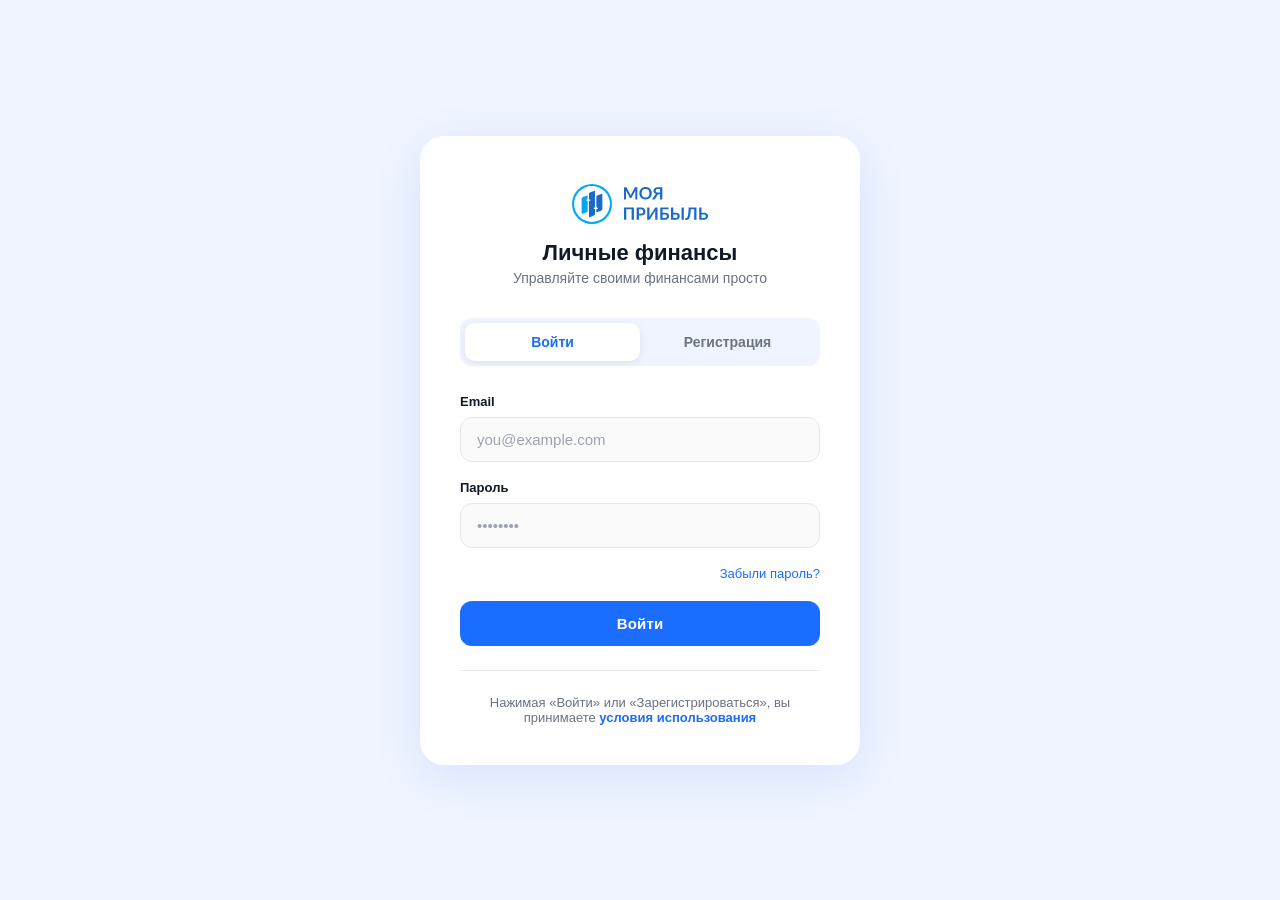
<file: frontend/admin.html>
<!DOCTYPE html>
<html lang="ru">
<head>
    <meta charset="UTF-8">
    <meta name="viewport" content="width=device-width, initial-scale=1.0">
    <title>Личные финансы — Админ-панель</title>
    <style id="sidebar-init-style">.main-content{opacity:0!important;transition:none!important}.sidebar{transition:none!important}</style>
    <link rel="icon" href="assets/icons/logo.svg" type="image/svg+xml">
    <link rel="stylesheet" href="css/sidebar.css">
    <link rel="stylesheet" href="css/common.css">
    <link href="https://cdn.quilljs.com/1.3.7/quill.snow.css" rel="stylesheet">
    <style>
        .page { padding: 32px; max-width: 900px; }
        .page-header { margin-bottom: 32px; }
        .page-header h1 { font-size: 24px; font-weight: 700; }

        .btn-primary { padding: 6px 16px; background: var(--primary); color: #fff; border: none; border-radius: 8px; font-size: 12px; font-weight: 600; cursor: pointer; transition: all 0.2s; display: inline-flex; align-items: center; gap: 6px; height: 28px; }
        .btn-primary:hover { background: var(--primary-dark); }
        .btn-secondary { padding: 6px 16px; background: #fff; color: var(--text-secondary); border: 1.5px solid var(--border); border-radius: 8px; font-size: 12px; font-weight: 600; cursor: pointer; transition: all 0.2s; display: inline-flex; align-items: center; height: 28px; }
        .btn-secondary:hover { background: var(--bg-body); }
        .btn-danger { padding: 6px 16px; background: var(--danger); color: #fff; border: none; border-radius: 8px; font-size: 12px; font-weight: 600; cursor: pointer; transition: all 0.2s; display: inline-flex; align-items: center; height: 28px; }
        .btn-danger:hover { background: #b91c1c; }

        /* Confirm modal */
        .confirm-overlay { position: fixed; inset: 0; background: rgba(0,0,0,0.4); display: flex; align-items: center; justify-content: center; z-index: 1100; opacity: 0; pointer-events: none; transition: opacity 0.2s; }
        .confirm-overlay.open { opacity: 1; pointer-events: all; }
        .confirm-box { background: #fff; border-radius: 20px; width: 100%; max-width: 380px; padding: 32px; text-align: center; }
        .confirm-box h3 { font-size: 18px; font-weight: 700; color: var(--text-primary); margin-bottom: 12px; }
        .confirm-box p { font-size: 14px; color: var(--text-secondary); margin-bottom: 24px; line-height: 1.5; }
        .confirm-footer { display: flex; gap: 12px; justify-content: center; }

        .admin-card { background: var(--bg-card-light); border: 1px solid var(--border); border-radius: 20px; padding: 24px; margin-bottom: 24px; }
        .admin-card h2 { font-size: 18px; font-weight: 700; margin-bottom: 16px; }

        .setting-row { display: flex; align-items: center; justify-content: space-between; padding: 12px 0; border-bottom: 1px solid var(--border); }
        .setting-row:last-child { border-bottom: none; }
        .setting-label { font-size: 14px; color: var(--text-primary); }
        .setting-desc { font-size: 12px; color: var(--text-muted); margin-top: 2px; }
        .setting-input { width: 80px; padding: 6px 10px; border: 1.5px solid var(--border); border-radius: 8px; font-size: 14px; text-align: center; }
        .setting-input:focus { border-color: var(--primary); outline: none; box-shadow: 0 0 0 3px var(--primary-light); }

        .page-select { width: 100%; padding: 10px 14px; border: 1.5px solid var(--border); border-radius: 12px; font-size: 14px; background: #fafafa; cursor: pointer; font-family: inherit; }
        .page-select:focus { border-color: var(--primary); outline: none; box-shadow: 0 0 0 3px var(--primary-light); }

        .field-group { margin-top: 20px; }
        .field-group label { display: block; font-size: 13px; font-weight: 600; color: var(--text-secondary); text-transform: uppercase; margin-bottom: 6px; }
        .field-group input { width: 100%; padding: 10px 14px; border: 1.5px solid var(--border); border-radius: 12px; font-size: 14px; background: #fafafa; font-family: inherit; box-sizing: border-box; }
        .field-group input:focus { border-color: var(--primary); outline: none; background: #fff; box-shadow: 0 0 0 3px var(--primary-light); }

        .quill-wrapper { margin-top: 20px; }
        .quill-wrapper label { display: block; font-size: 13px; font-weight: 600; color: var(--text-secondary); text-transform: uppercase; margin-bottom: 6px; }
        .quill-wrapper .ql-container { border-radius: 0 0 12px 12px; min-height: 120px; font-size: 14px; font-family: inherit; }
        .quill-wrapper .ql-toolbar { border-radius: 12px 12px 0 0; }
        .quill-wrapper .ql-editor { font-size: 14px; line-height: 1.6; font-family: inherit; }
        .quill-wrapper .ql-editor p { margin-bottom: 0; }
        .quill-wrapper .ql-editor a { font-size: inherit; }
        /* Size picker labels */
        .ql-snow .ql-picker.ql-size .ql-picker-label::before, .ql-snow .ql-picker.ql-size .ql-picker-item::before { content: '14px'; }
        .ql-snow .ql-picker.ql-size .ql-picker-label[data-value="10px"]::before, .ql-snow .ql-picker.ql-size .ql-picker-item[data-value="10px"]::before { content: '10px'; }
        .ql-snow .ql-picker.ql-size .ql-picker-label[data-value="12px"]::before, .ql-snow .ql-picker.ql-size .ql-picker-item[data-value="12px"]::before { content: '12px'; }
        .ql-snow .ql-picker.ql-size .ql-picker-label[data-value="14px"]::before, .ql-snow .ql-picker.ql-size .ql-picker-item[data-value="14px"]::before { content: '14px'; }
        .ql-snow .ql-picker.ql-size .ql-picker-label[data-value="16px"]::before, .ql-snow .ql-picker.ql-size .ql-picker-item[data-value="16px"]::before { content: '16px'; }
        .ql-snow .ql-picker.ql-size .ql-picker-label[data-value="18px"]::before, .ql-snow .ql-picker.ql-size .ql-picker-item[data-value="18px"]::before { content: '18px'; }
        .ql-snow .ql-picker.ql-size .ql-picker-label[data-value="24px"]::before, .ql-snow .ql-picker.ql-size .ql-picker-item[data-value="24px"]::before { content: '24px'; }
        /* Size picker items render at their actual size */
        .ql-snow .ql-picker.ql-size .ql-picker-item[data-value="10px"]::before { font-size: 10px; }
        .ql-snow .ql-picker.ql-size .ql-picker-item[data-value="12px"]::before { font-size: 12px; }
        .ql-snow .ql-picker.ql-size .ql-picker-item[data-value="16px"]::before { font-size: 16px; }
        .ql-snow .ql-picker.ql-size .ql-picker-item[data-value="18px"]::before { font-size: 18px; }
        .ql-snow .ql-picker.ql-size .ql-picker-item[data-value="24px"]::before { font-size: 24px; }

        /* Quill link tooltip — не обрезать и позволить редактировать */
        .ql-snow .ql-tooltip { z-index: 10; left: 0 !important; }
        .ql-snow .ql-tooltip.ql-editing { z-index: 10; }
        .quill-wrapper .ql-container { overflow: visible; }
        .quill-wrapper { position: relative; overflow: visible; }

        /* Users table */
        .users-search { width: 100%; padding: 10px 14px; border: 1.5px solid var(--border); border-radius: 12px; font-size: 14px; background: #fafafa; font-family: inherit; box-sizing: border-box; margin-bottom: 16px; }
        .users-search:focus { border-color: var(--primary); outline: none; background: #fff; box-shadow: 0 0 0 3px var(--primary-light); }
        .users-table { width: 100%; border-collapse: collapse; }
        .users-table th { font-size: 12px; font-weight: 600; color: var(--text-secondary); text-transform: uppercase; padding: 8px 12px; text-align: left; border-bottom: 2px solid var(--border); }
        .users-table td { padding: 10px 12px; border-bottom: 1px solid var(--border); font-size: 14px; vertical-align: middle; }
        .users-table tr:last-child td { border-bottom: none; }
        .users-table .col-actions { text-align: center; width: 120px; }
        .users-count { font-size: 13px; color: var(--text-muted); margin-bottom: 12px; }
        .toggle-sm { position: relative; width: 40px; height: 22px; display: inline-block; }
        .toggle-sm input { opacity: 0; width: 0; height: 0; }
        .toggle-sm .toggle-slider { position: absolute; inset: 0; background: var(--border); border-radius: 22px; cursor: pointer; transition: background 0.2s; }
        .toggle-sm .toggle-slider::before { content: ''; position: absolute; width: 16px; height: 16px; background: #fff; border-radius: 50%; top: 3px; left: 3px; transition: transform 0.2s; }
        .toggle-sm input:checked + .toggle-slider { background: var(--primary); }
        .toggle-sm input:checked + .toggle-slider::before { transform: translateX(18px); }
        .user-email { font-size: 12px; color: var(--text-muted); }

        #content-fields { display: none; }
        .save-status { display: inline-block; margin-left: 12px; font-size: 13px; color: var(--primary); opacity: 0; transition: opacity 0.3s; }
        .save-status.show { opacity: 1; }

        @media (max-width: 768px) { .main-content { margin-left: 0; margin-bottom: 70px; } .page { padding: 16px; } }
    </style>
</head>
<body>
<main class="main-content">
    <div class="page">
        <div class="page-header"><h1>Админ-панель</h1></div>

        <!-- Global Settings -->
        <div class="admin-card">
            <h2>Глобальные настройки</h2>
            <div class="setting-row">
                <div>
                    <div class="setting-label">Макс. размер вложений</div>
                    <div class="setting-desc">Лимит для загружаемых файлов (МБ)</div>
                </div>
                <input type="number" class="setting-input" id="max-size" min="1" max="100" value="10">
            </div>
            <div style="margin-top:16px;text-align:right">
                <button class="btn-primary" id="save-settings">Сохранить</button>
                <span class="save-status" id="settings-status">Сохранено</span>
            </div>
        </div>

        <!-- Users -->
        <div class="admin-card">
            <h2>Пользователи</h2>
            <input type="text" class="users-search" id="users-search" placeholder="Поиск по имени или email...">
            <div class="users-count" id="users-count"></div>
            <table class="users-table">
                <thead>
                    <tr>
                        <th>Имя</th>
                        <th>Email</th>
                        <th>Регистрация</th>
                        <th class="col-actions">Активен</th>
                        <th class="col-actions">Админ</th>
                    </tr>
                </thead>
                <tbody id="users-tbody"></tbody>
            </table>
        </div>

        <!-- Page Content Editor -->
        <div class="admin-card">
            <h2>Контент страниц</h2>
            <select class="page-select" id="page-select">
                <option value="">Выберите страницу...</option>
                <option value="dashboard">Главная</option>
                <option value="operations">Операции</option>
                <option value="funds">Фонды</option>
                <option value="accounts">Счета</option>
                <option value="cascade">Каскад Фондов</option>
                <option value="counterparties">Контрагенты</option>
                <option value="categories">Статьи учёта</option>
                <option value="settings">Настройки</option>
            </select>

            <div id="content-fields">
                <div class="field-group">
                    <label>Заголовок вкладки (title)</label>
                    <input type="text" id="field-tab_title">
                </div>
                <div class="field-group">
                    <label>Заголовок страницы</label>
                    <input type="text" id="field-header">
                </div>

                <!-- Dynamic Quill editors will be added here -->
                <div id="dynamic-editors"></div>

                <div style="margin-top:20px;text-align:right">
                    <button class="btn-primary" id="save-content">Сохранить</button>
                    <span class="save-status" id="content-status">Сохранено</span>
                </div>
            </div>
        </div>
    </div>
</main>

<!-- Confirm Modal -->
<div class="confirm-overlay" id="confirm-overlay">
    <div class="confirm-box">
        <h3 id="confirm-title">Подтверждение</h3>
        <p id="confirm-message">Вы уверены?</p>
        <div class="confirm-footer">
            <button class="btn-secondary" id="confirm-cancel">Отмена</button>
            <button class="btn-primary" id="confirm-ok">Подтвердить</button>
        </div>
    </div>
</div>

<script src="js/layout.js"></script>
<script src="https://cdn.quilljs.com/1.3.7/quill.min.js"></script>
<script>
// Регистрируем размеры шрифтов для Quill
var SizeStyle = Quill.import('attributors/style/size');
SizeStyle.whitelist = [null, '10px', '12px', '16px', '18px', '24px'];
Quill.register(SizeStyle, true);


const API = 'http://127.0.0.1:8000';
const token = localStorage.getItem('token') || sessionStorage.getItem('token');
if (!token) window.location.href = 'index.html';

// Проверка прав админа
function parseJwt(t) {
    try {
        var b64 = t.split('.')[1].replace(/-/g, '+').replace(/_/g, '/');
        b64 += '=='.slice(0, (4 - b64.length % 4) % 4);
        return JSON.parse(atob(b64));
    } catch (e) { return {}; }
}
var jwtPayload = parseJwt(token);
if (!jwtPayload.is_admin) {
    window.location.replace('dashboard.html');
}

function logout() { localStorage.removeItem('token'); sessionStorage.removeItem('token'); window.location.href = 'index.html'; }
async function apiFetch(path, opts = {}) {
    const res = await fetch(API + path, { ...opts, headers: { 'Authorization': 'Bearer ' + token, 'Content-Type': 'application/json', ...(opts.headers || {}) } });
    if (res.status === 401) logout();
    if (res.status === 403) { alert('Требуются права администратора'); throw new Error('Forbidden'); }
    if (!res.ok) { const b = await res.json().catch(() => ({})); throw new Error(b.detail || 'HTTP ' + res.status); }
    if (res.status === 204) return null;
    return res.json();
}

// ── Реестр полей по страницам ──
const PAGE_FIELDS = {
    dashboard:       { label: 'Главная',        editors: [] },
    operations:      { label: 'Операции',       editors: [] },
    funds:           { label: 'Фонды',          editors: ['help_tip', 'form_hint_contract'] },
    accounts:        { label: 'Счета',          editors: ['form_hint_bank'] },
    cascade:         { label: 'Каскад Фондов',  editors: ['help_tip'] },
    counterparties:  { label: 'Контрагенты',    editors: ['help_tip'] },
    categories:      { label: 'Статьи учёта',   editors: ['activity_hint'] },
    settings:        { label: 'Настройки',      editors: [] },
};

const EDITOR_LABELS = {
    help_tip: 'Справочный блок (HTML)',
    form_hint_contract: 'Подсказка: Договор',
    form_hint_bank: 'Подсказка: Тип счёта',
    activity_hint: 'Подсказка: Виды деятельности',
};

let allPageContent = {};
let activeQuillEditors = {};

// ── Глобальные настройки ──
async function loadAdminSettings() {
    const s = await apiFetch('/admin/settings');
    document.getElementById('max-size').value = s.max_attachment_size_mb;
}

document.getElementById('save-settings').addEventListener('click', async () => {
    try {
        await apiFetch('/admin/settings', {
            method: 'PUT',
            body: JSON.stringify({ max_attachment_size_mb: parseInt(document.getElementById('max-size').value) }),
        });
        showStatus('settings-status');
    } catch (e) { alert('Ошибка: ' + e.message); }
});

function showStatus(id) {
    const el = document.getElementById(id);
    el.classList.add('show');
    setTimeout(() => el.classList.remove('show'), 2000);
}

// ── Пользователи ──
let usersData = [];

async function loadUsers(search) {
    var url = '/admin/users';
    if (search) url += '?search=' + encodeURIComponent(search);
    usersData = await apiFetch(url);
    renderUsers();
}

function renderUsers() {
    var tbody = document.getElementById('users-tbody');
    var countEl = document.getElementById('users-count');
    countEl.textContent = 'Всего: ' + usersData.length;
    if (!usersData.length) {
        tbody.innerHTML = '<tr><td colspan="5" style="text-align:center;color:var(--text-muted);padding:24px">Пользователи не найдены</td></tr>';
        return;
    }
    tbody.innerHTML = usersData.map(function (u) {
        var date = new Date(u.created_at).toLocaleDateString('ru-RU');
        var adminChecked = u.is_admin ? 'checked' : '';
        var activeChecked = u.is_active ? 'checked' : '';
        var isSelf = u.id === jwtPayload.sub ? 'disabled' : '';
        return '<tr>' +
            '<td>' + escHtml(u.name) + '</td>' +
            '<td><span class="user-email">' + escHtml(u.email) + '</span></td>' +
            '<td>' + date + '</td>' +
            '<td class="col-actions"><label class="toggle-sm"><input type="checkbox" ' + activeChecked + ' ' + isSelf + ' onchange="toggleActive(\'' + u.id + '\', this.checked, this)"><span class="toggle-slider"></span></label></td>' +
            '<td class="col-actions"><label class="toggle-sm"><input type="checkbox" ' + adminChecked + ' ' + isSelf + ' onchange="toggleAdmin(\'' + u.id + '\', this.checked, this)"><span class="toggle-slider"></span></label></td>' +
            '</tr>';
    }).join('');
}

function escHtml(s) {
    var d = document.createElement('div');
    d.textContent = s;
    return d.innerHTML;
}

// ── Модалка подтверждения ──
var confirmCallback = null;
var confirmRevertCb = null;

function showConfirm(title, message, onOk, onCancel) {
    document.getElementById('confirm-title').textContent = title;
    document.getElementById('confirm-message').textContent = message;
    confirmCallback = onOk;
    confirmRevertCb = onCancel;
    document.getElementById('confirm-overlay').classList.add('open');
}

document.getElementById('confirm-ok').addEventListener('click', function () {
    document.getElementById('confirm-overlay').classList.remove('open');
    if (confirmCallback) confirmCallback();
    confirmCallback = null;
    confirmRevertCb = null;
});

document.getElementById('confirm-cancel').addEventListener('click', function () {
    document.getElementById('confirm-overlay').classList.remove('open');
    if (confirmRevertCb) confirmRevertCb();
    confirmCallback = null;
    confirmRevertCb = null;
});

function toggleActive(userId, isActive, checkbox) {
    var actionText = isActive ? 'активировать' : 'деактивировать';
    var user = usersData.find(function (u) { return u.id === userId; });
    var userName = user ? user.name : '';
    showConfirm(
        (isActive ? 'Активировать' : 'Деактивировать') + ' пользователя?',
        (isActive ? 'Активировать' : 'Деактивировать') + ' пользователя ' + userName + '?',
        async function () {
            try {
                await apiFetch('/admin/users/' + userId, {
                    method: 'PUT',
                    body: JSON.stringify({ is_active: isActive }),
                });
                loadUsers(document.getElementById('users-search').value);
            } catch (e) {
                alert('Ошибка: ' + e.message);
                loadUsers(document.getElementById('users-search').value);
            }
        },
        function () { checkbox.checked = !isActive; }
    );
}

function toggleAdmin(userId, isAdmin, checkbox) {
    var actionText = isAdmin ? 'назначить админом' : 'снять права админа у';
    var user = usersData.find(function (u) { return u.id === userId; });
    var userName = user ? user.name : '';
    showConfirm(
        isAdmin ? 'Назначить админом?' : 'Снять права админа?',
        (isAdmin ? 'Назначить админом' : 'Снять права админа у') + ' пользователя ' + userName + '?',
        async function () {
            try {
                await apiFetch('/admin/users/' + userId, {
                    method: 'PUT',
                    body: JSON.stringify({ is_admin: isAdmin }),
                });
                loadUsers(document.getElementById('users-search').value);
            } catch (e) {
                alert('Ошибка: ' + e.message);
                loadUsers(document.getElementById('users-search').value);
            }
        },
        function () { checkbox.checked = !isAdmin; }
    );
}

var searchTimeout;
document.getElementById('users-search').addEventListener('input', function () {
    clearTimeout(searchTimeout);
    var val = this.value.trim();
    searchTimeout = setTimeout(function () { loadUsers(val); }, 300);
});

// ── Контент страниц ──
async function loadPageContent() {
    allPageContent = await fetch(API + '/admin/page-content').then(r => r.json());
}

function createQuillEditor(containerId, initialHtml) {
    var quill = new Quill('#' + containerId, {
        theme: 'snow',
        modules: {
            toolbar: {
                container: [
                    ['bold', 'italic', 'underline', 'strike'],
                    [{ color: [] }, { background: [] }],
                    ['link', 'image'],
                    [{ list: 'ordered' }, { list: 'bullet' }],
                    [{ size: ['10px', '12px', '14px', '16px', '18px', '24px'] }],
                    [{ header: [1, 2, 3, false] }],
                    ['clean'],
                ],
                handlers: {
                    image: function () { imageUploadHandler(quill); }
                }
            }
        }
    });

    // Quill при выборе чёрного цвета удаляет атрибут color (считает дефолтом).
    // Перехватываем клик по палитре: если выбран чёрный — явно ставим #000000.
    var colorBtn = quill.container.parentNode.querySelector('.ql-color .ql-picker-options');
    if (colorBtn) {
        colorBtn.addEventListener('click', function () {
            setTimeout(function () {
                var sel = quill.getSelection();
                if (sel && sel.length > 0) {
                    var fmt = quill.getFormat(sel);
                    if (!fmt.color) {
                        quill.formatText(sel.index, sel.length, 'color', '#000000');
                    }
                }
            }, 10);
        });
    }

    if (initialHtml) {
        quill.root.innerHTML = initialHtml;
    }
    return quill;
}

function imageUploadHandler(quill) {
    var input = document.createElement('input');
    input.setAttribute('type', 'file');
    input.setAttribute('accept', 'image/jpeg,image/png,image/gif,image/webp');
    input.click();
    input.onchange = async function () {
        var file = input.files[0];
        if (!file) return;
        var formData = new FormData();
        formData.append('file', file);
        try {
            var res = await fetch(API + '/admin/upload-image', {
                method: 'POST',
                headers: { 'Authorization': 'Bearer ' + token },
                body: formData,
            });
            if (!res.ok) {
                var err = await res.json().catch(() => ({}));
                alert('Ошибка загрузки: ' + (err.detail || res.status));
                return;
            }
            var data = await res.json();
            var range = quill.getSelection(true);
            quill.insertEmbed(range.index, 'image', API + data.url);
            quill.setSelection(range.index + 1);
        } catch (e) {
            alert('Ошибка загрузки картинки: ' + e.message);
        }
    };
}

document.getElementById('page-select').addEventListener('change', function () {
    var pageKey = this.value;
    var fieldsDiv = document.getElementById('content-fields');
    var dynamicDiv = document.getElementById('dynamic-editors');

    if (!pageKey) {
        fieldsDiv.style.display = 'none';
        return;
    }

    fieldsDiv.style.display = 'block';
    var pageData = allPageContent[pageKey] || {};

    // Заполняем простые поля
    document.getElementById('field-tab_title').value = pageData.tab_title || '';
    document.getElementById('field-header').value = pageData.header || '';

    // Очищаем и пересоздаём Quill-редакторы
    dynamicDiv.innerHTML = '';
    activeQuillEditors = {};

    var editorKeys = (PAGE_FIELDS[pageKey] || {}).editors || [];
    editorKeys.forEach(function (key) {
        var wrapper = document.createElement('div');
        wrapper.className = 'quill-wrapper';

        var label = document.createElement('label');
        label.textContent = EDITOR_LABELS[key] || key;
        wrapper.appendChild(label);

        var editorDiv = document.createElement('div');
        editorDiv.id = 'editor-' + key;
        wrapper.appendChild(editorDiv);

        dynamicDiv.appendChild(wrapper);

        activeQuillEditors[key] = createQuillEditor('editor-' + key, pageData[key] || '');
    });
});

document.getElementById('save-content').addEventListener('click', async () => {
    var pageKey = document.getElementById('page-select').value;
    if (!pageKey) return;

    var items = [
        { element_key: 'tab_title', content: document.getElementById('field-tab_title').value },
        { element_key: 'header', content: document.getElementById('field-header').value },
    ];

    // Собираем данные из Quill-редакторов
    Object.keys(activeQuillEditors).forEach(function (key) {
        items.push({
            element_key: key,
            content: activeQuillEditors[key].root.innerHTML,
        });
    });

    try {
        await apiFetch('/admin/page-content', {
            method: 'PUT',
            body: JSON.stringify({ page_key: pageKey, items: items }),
        });
        // Обновляем локальный кеш
        allPageContent[pageKey] = allPageContent[pageKey] || {};
        items.forEach(function (item) {
            allPageContent[pageKey][item.element_key] = item.content;
        });
        // Сбрасываем sessionStorage чтобы другие страницы подхватили изменения
        sessionStorage.removeItem('pageContent');
        showStatus('content-status');
    } catch (e) { alert('Ошибка: ' + e.message); }
});

// ── Init ──
loadAdminSettings();
loadUsers();
loadPageContent();
</script>
</body>
</html>
</file>
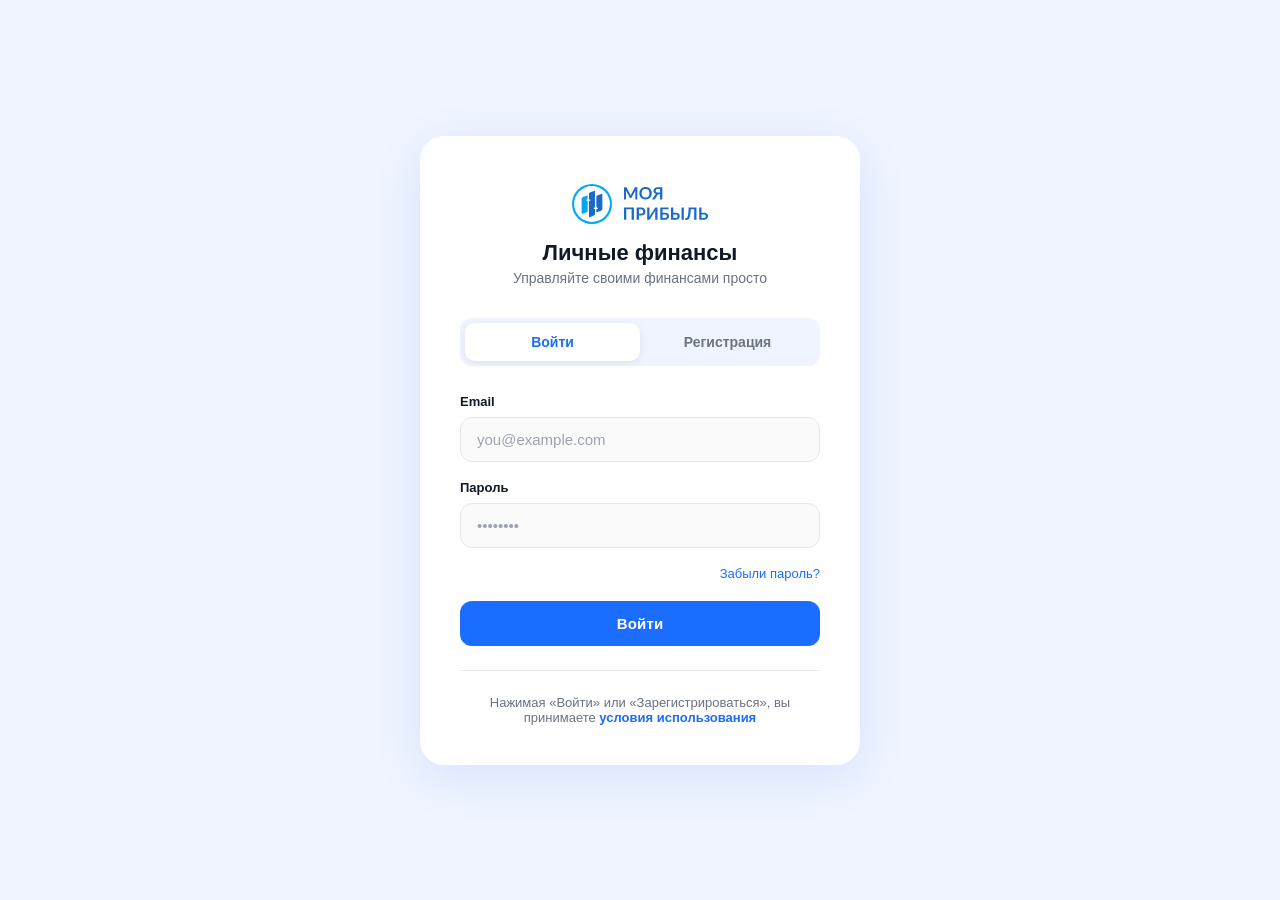
<file: frontend/cascade.html>
<!DOCTYPE html>
<html lang="ru">
<head>
    <meta charset="UTF-8">
    <meta name="viewport" content="width=device-width, initial-scale=1.0">
    <title>Личные финансы — Каскад Фондов</title>
    <style id="sidebar-init-style">.main-content{opacity:0!important;transition:none!important}.sidebar{transition:none!important}</style>
    <link rel="icon" href="assets/icons/logo.svg" type="image/svg+xml">
    <link rel="stylesheet" href="css/sidebar.css">
    <link rel="stylesheet" href="css/common.css">
    <style>
        .page { padding: 24px 32px; max-width: 1200px; }
        .page-header { display: flex; align-items: center; justify-content: space-between; margin-bottom: 16px; }
        .page-header h1 { font-size: 18px; font-weight: 700; }
        .btn { padding: 6px 16px; border-radius: 8px; font-size: 12px; font-weight: 600; height: 28px; cursor: pointer; transition: all 0.2s; display: inline-flex; align-items: center; gap: 8px; border: 1.5px solid var(--border); background: #fff; color: var(--text-secondary); }
        .btn-primary { background: var(--primary); color: #fff; border-color: var(--primary); }
        .btn-primary:hover { background: var(--primary-dark); }
        .btn-secondary { background: #fff; color: var(--text-secondary); border: 1.5px solid var(--border); }
        .btn-secondary:hover { border-color: var(--primary); color: var(--primary); }
        .btn-danger { background: var(--danger); color: #fff; }
        .btn-sm { padding: 4px 12px; font-size: 12px; height: 24px; }
        .btn svg { width: 14px; height: 14px; }

        .help-tip { background: var(--primary-light); border-left: 4px solid var(--primary); border-radius: 0 12px 12px 0; padding: 12px 16px; margin-bottom: 16px; display: flex; align-items: flex-start; gap: 8px; }
        .help-tip.hidden { display: none; }
        .help-tip-icon { width: 24px; height: 24px; background: var(--primary); color: #fff; border-radius: 50%; display: flex; align-items: center; justify-content: center; flex-shrink: 0; font-weight: 700; font-size: 12px; }
        .help-tip-content { flex: 1; font-size: 13px; color: var(--text-secondary); line-height: 1.5; }
        .help-tip-content strong { color: var(--text-primary); }
        .help-tip-close { border: none; background: none; cursor: pointer; color: var(--text-muted); }

        .cascade-card { background: var(--bg-card-light); border: 1px solid var(--border); border-radius: 20px; padding: 24px; margin-bottom: 24px; }
        .cascade-card-header { display: flex; justify-content: space-between; align-items: center; margin-bottom: 16px; }
        .cascade-card-header h2 { font-size: 18px; font-weight: 700; }
        .cascade-date { font-size: 14px; color: var(--text-secondary); background: var(--primary-light); padding: 4px 12px; border-radius: 8px; }

        .slots-table { width: 100%; border-collapse: collapse; margin-bottom: 16px; font-size: 13px; }
        .slots-table th { font-size: 12px; font-weight: 600; color: var(--text-secondary); text-transform: uppercase; padding: 10px 12px; text-align: left; border-bottom: 2px solid var(--border); }
        .slots-table td { padding: 8px 12px; border-bottom: 1px solid var(--border); font-size: 13px; }
        .slots-table .col-order { width: 50px; text-align: center; font-weight: 700; color: var(--primary); }
        .slots-table .col-target { text-align: right; font-weight: 600; }

        .rules-list { display: flex; flex-direction: column; gap: 8px; font-size: 13px; }
        .rule-chip { display: inline-flex; align-items: center; gap: 8px; padding: 8px 16px; background: #f0fdf4; border: 1px solid #bbf7d0; border-radius: 10px; font-size: 13px; }
        .rule-chip .pct { font-weight: 700; color: var(--success); }
        .rule-chip .trigger { color: var(--text-secondary); }

        .section-title { font-size: 14px; font-weight: 700; color: var(--text-secondary); text-transform: uppercase; margin: 16px 0 8px; }

        .history-item { background: #fafafa; border: 1px solid var(--border); border-radius: 12px; padding: 12px 16px; margin-bottom: 8px; cursor: pointer; }
        .history-item:hover { background: var(--primary-light); }
        .history-item .date { font-weight: 600; }
        .history-item .info { font-size: 13px; color: var(--text-muted); }

        .form-row { display: grid; grid-template-columns: 1fr 150px 40px; gap: 8px; align-items: end; margin-bottom: 8px; }
        .form-row select, .form-row input { padding: 8px 12px; border: 1.5px solid var(--border); border-radius: 10px; font-size: 13px; font-family: inherit; background: #fafafa; }
        .form-row select:focus, .form-row input:focus { border-color: var(--primary); outline: none; box-shadow: 0 0 0 3px var(--primary-light); }
        .form-row-rule { display: grid; grid-template-columns: 1fr 1fr 80px 40px; gap: 8px; align-items: end; margin-bottom: 8px; }
        .form-row-rule select, .form-row-rule input { padding: 8px 12px; border: 1.5px solid var(--border); border-radius: 10px; font-size: 13px; font-family: inherit; background: #fafafa; }
        .slot-labels, .rule-labels { display: grid; gap: 8px; font-size: 11px; font-weight: 600; color: var(--text-muted); text-transform: uppercase; margin-bottom: 4px; }
        .slot-labels { grid-template-columns: 1fr 150px 40px; }
        .rule-labels { grid-template-columns: 1fr 1fr 80px 40px; }
        .form-error { font-size: 12px; color: var(--danger); }

        .empty-state { padding: 60px 20px; text-align: center; color: var(--text-secondary); }
        .empty-state h3 { font-size: 18px; font-weight: 600; color: var(--text-primary); margin-bottom: 8px; }

        @media (max-width: 768px) { .main-content { margin-left: 0; margin-bottom: 70px; } .page { padding: 16px; } .form-row, .form-row-rule { grid-template-columns: 1fr; } }
    </style>
</head>
<body>
<main class="main-content">
    <div class="page">
        <div class="help-tip" id="help-tip">
            <div class="help-tip-icon">?</div>
            <div class="help-tip-content" data-content-key="help_tip">
                <strong>Каскад Фондов</strong> — это правила автоматического распределения дохода. Доход заполняет фонды последовательно, как стаканы:
                <div style="display:flex;gap:6px;margin:12px 0;align-items:flex-end">
                    <div style="width:60px;height:60px;background:var(--primary);border-radius:6px;display:flex;align-items:center;justify-content:center;color:#fff;font-size:10px;font-weight:700">100%</div>
                    <div style="width:60px;height:45px;background:var(--primary);opacity:0.7;border-radius:6px;display:flex;align-items:flex-end;justify-content:center;color:#fff;font-size:10px;font-weight:700;padding-bottom:4px"><div style="position:absolute;width:60px;height:30px;background:var(--primary);border-radius:0 0 6px 6px"></div>60%</div>
                    <div style="width:60px;height:30px;border:2px dashed var(--border);border-radius:6px;display:flex;align-items:center;justify-content:center;font-size:10px;color:var(--text-muted)">0%</div>
                    <svg viewBox="0 0 24 24" width="20" height="20" fill="none" stroke="var(--text-muted)" stroke-width="2" style="flex-shrink:0"><path d="M5 12h14M12 5l7 7-7 7"/></svg>
                    <div style="font-size:11px;color:var(--text-muted);max-width:120px">Каждый следующий наполняется после предыдущего</div>
                </div>
                Настройте правила отщепления (например, 10% в инвестиции после заполнения первого фонда). Каскад действует с указанной даты до создания нового.
            </div>
            <button class="help-tip-close" onclick="document.getElementById('help-tip').classList.add('hidden');localStorage.setItem('helpTip_cascade_hidden','true')">
                <svg width="18" height="18" viewBox="0 0 24 24" fill="none" stroke="currentColor" stroke-width="2"><line x1="18" y1="6" x2="6" y2="18"/><line x1="6" y1="6" x2="18" y2="18"/></svg>
            </button>
        </div>

        <div class="page-header">
            <h1>Каскад Фондов</h1>
            <div style="display:flex;gap:10px">
                <button class="btn btn-secondary" id="copy-btn" style="display:none">Копировать текущий</button>
                <button class="btn btn-primary" id="add-cascade-btn">
                    <svg viewBox="0 0 24 24" fill="currentColor"><path d="M19 13h-6v6h-2v-6H5v-2h6V5h2v6h6v2z"/></svg>
                    Новый каскад
                </button>
            </div>
        </div>

        <div id="active-cascade"></div>
        <div id="history-section"></div>
    </div>
</main>

<!-- Create/Edit Cascade Panel -->
<div class="slide-panel-overlay center" id="cascade-modal">
    <div class="slide-panel">
        <div class="slide-panel-header">
            <h3 class="slide-panel-title" id="cm-title">Новый каскад</h3>
            <button class="slide-panel-close" onclick="closeCascadeModal()"><svg viewBox="0 0 24 24" fill="none" stroke="currentColor" stroke-width="2"><line x1="18" y1="6" x2="6" y2="18"/><line x1="6" y1="6" x2="18" y2="18"/></svg></button>
        </div>
        <div class="slide-panel-body">
            <div class="form-group">
                <label>Дата начала действия</label>
                <input type="date" id="cm-date" required>
            </div>

            <div class="section-title">Позиции (фонды с целями)</div>
            <div class="slot-labels"><span>Фонд</span><span>Цель (руб.)</span><span></span></div>
            <div id="cm-slots"></div>
            <div class="form-row">
                <select id="cm-new-fund"><option value="">Выберите фонд</option></select>
                <input type="text" inputmode="decimal" id="cm-new-target" placeholder="Цель" data-money>
                <button type="button" class="btn btn-sm btn-secondary" onclick="addSlotRow()">+</button>
            </div>

            <div class="section-title" style="margin-top:24px">Правила отщепления</div>
            <div class="rule-labels"><span>Принцип</span><span>Фонд-получатель</span><span>%</span><span></span></div>
            <div id="cm-rules"></div>
            <div class="form-row-rule">
                <select id="cm-new-trigger">
                    <option value="">От каждого рубля</option>
                    <option value="-1">После всех позиций</option>
                </select>
                <select id="cm-new-rule-fund"><option value="">Фонд-получатель</option></select>
                <input type="number" id="cm-new-pct" placeholder="%" min="1" max="100" step="1">
                <button type="button" class="btn btn-sm btn-secondary" onclick="addRuleRow()">+</button>
            </div>

            <span class="form-error" id="cm-error"></span>
            <button type="button" class="btn-panel btn-panel-primary" id="cm-save" style="margin-top:12px">Сохранить</button>
            <button type="button" class="btn-panel btn-panel-secondary" onclick="closeCascadeModal()">Отмена</button>
        </div>
    </div>
</div>

<script src="js/custom-select.js"></script>
<script src="js/layout.js"></script>
<script>
const API = 'http://127.0.0.1:8000';
const token = localStorage.getItem('token') || sessionStorage.getItem('token');
if (!token) window.location.href = 'index.html';
function logout() { localStorage.removeItem('token'); sessionStorage.removeItem('token'); window.location.href = 'index.html'; }
async function apiFetch(path, opts = {}) {
    const res = await fetch(API + path, { ...opts, headers: { 'Authorization': 'Bearer ' + token, 'Content-Type': 'application/json', ...(opts.headers || {}) } });
    if (res.status === 401) logout();
    if (!res.ok) { const b = await res.json().catch(() => ({})); throw new Error(b.detail || 'HTTP ' + res.status); }
    if (res.status === 204) return null;
    return res.json();
}
function fmt(a) { return new Intl.NumberFormat('ru-RU',{style:'currency',currency:'RUB',minimumFractionDigits:0}).format(a); }
function escHtml(s) { return String(s).replace(/&/g,'&amp;').replace(/</g,'&lt;').replace(/>/g,'&gt;'); }

if (localStorage.getItem('helpTip_cascade_hidden') === 'true') document.getElementById('help-tip').classList.add('hidden');

let activeCascade = null;
let allFunds = [];
let editingCascadeId = null;
let modalSlots = [];
let modalRules = [];

async function loadAll() {
    try {
        const [active, history, funds] = await Promise.all([
            apiFetch('/cascades/active').catch(() => null),
            apiFetch('/cascades'),
            apiFetch('/funds'),
        ]);
        activeCascade = active;
        allFunds = funds;
        renderActive(active);
        renderHistory(history);
        document.getElementById('copy-btn').style.display = active ? '' : 'none';
        // Блокировка если нет фондов
        const addBtn = document.getElementById('add-cascade-btn');
        if (funds.length === 0) {
            addBtn.disabled = true;
            addBtn.title = 'Сначала добавьте фонды';
            addBtn.style.opacity = '0.5';
        } else {
            addBtn.disabled = false;
            addBtn.title = '';
            addBtn.style.opacity = '';
        }
        populateFundDropdowns();
    } catch (e) {
        document.getElementById('active-cascade').innerHTML = '<div class="empty-state"><h3>Ошибка</h3></div>';
    }
}

function renderActive(cascade) {
    const el = document.getElementById('active-cascade');
    if (!cascade) {
        const hasFunds = allFunds.length > 0;
        el.innerHTML = '<div class="empty-state"><h3>Каскад не настроен</h3><p>' +
            (hasFunds
                ? 'Создайте первый каскад для автоматического распределения дохода.'
                : 'Сначала <a href="funds.html" style="color:var(--primary);font-weight:600">добавьте фонды</a>, чтобы настроить каскад.') +
            '</p></div>';
        return;
    }

    let html = '<div class="cascade-card"><div class="cascade-card-header"><h2>Активный каскад</h2><span class="cascade-date">с ' + cascade.effective_from + '</span></div>';

    if (cascade.slots.length) {
        html += '<table class="slots-table"><thead><tr><th class="col-order">№</th><th>Фонд</th><th class="col-target">Цель</th></tr></thead><tbody>';
        let totalTarget = 0;
        cascade.slots.forEach((s, i) => {
            totalTarget += s.target_amount;
            html += `<tr><td class="col-order">${i + 1}</td><td>${escHtml(s.fund_name)}</td><td class="col-target">${fmt(s.target_amount)}</td></tr>`;
        });
        html += `<tr style="font-weight:700;background:var(--primary-light)"><td class="col-order"></td><td>Итого</td><td class="col-target">${fmt(totalTarget)}</td></tr>`;
        html += '</tbody></table>';
    }

    if (cascade.split_rules.length) {
        html += '<div class="section-title">Правила отщепления</div><div class="rules-list">';
        cascade.split_rules.forEach(r => {
            const principle = r.trigger_position === null ? 'От каждого рубля' : r.trigger_position === -1 ? 'После всех позиций' : `После позиции ${r.trigger_position + 1}`;
            html += `<div class="rule-chip"><span class="trigger">${principle}</span> → <span class="pct">${Math.round(r.percentage * 100)}%</span> в ${escHtml(r.target_fund_name)}</div>`;
        });
        html += '</div>';
    }

    html += '<div style="margin-top:16px;display:flex;gap:8px">';
    html += `<button class="btn btn-sm btn-secondary" onclick="editCascade(${cascade.id})">Редактировать</button>`;
    html += `<button class="btn btn-sm btn-secondary" style="color:var(--danger)" onclick="deleteCascade(${cascade.id})">Удалить</button>`;
    html += '</div></div>';
    el.innerHTML = html;
}

function renderHistory(cascades) {
    const el = document.getElementById('history-section');
    const past = cascades.filter(c => !activeCascade || c.id !== activeCascade.id);
    if (!past.length) { el.innerHTML = ''; return; }

    let html = '<div class="section-title" style="margin-top:32px">История каскадов</div>';
    past.forEach(c => {
        html += `<div class="history-item" onclick="viewHistoryCascade(${c.id})"><span class="date">с ${c.effective_from}</span> <span class="info">${c.slots_count} позиций, ${c.rules_count} правил</span> <span style="float:right;color:var(--primary);font-size:12px">▸ подробнее</span></div>`;
        html += `<div id="history-detail-${c.id}" style="display:none;padding:12px 16px;background:#fff;border:1px solid var(--border);border-radius:0 0 12px 12px;margin-top:-9px;margin-bottom:8px"></div>`;
    });
    el.innerHTML = html;
}

function populateFundDropdowns() {
    const budgetFunds = allFunds.filter(f => f.type === 'budget');
    const allOptions = allFunds.map(f => `<option value="${f.id}">${escHtml(f.name)}</option>`).join('');
    const budgetOptions = budgetFunds.map(f => `<option value="${f.id}">${escHtml(f.name)}</option>`).join('');

    document.getElementById('cm-new-fund').innerHTML = '<option value="">Выберите фонд</option>' + budgetOptions;
    document.getElementById('cm-new-rule-fund').innerHTML = '<option value="">Фонд-получатель</option>' + allOptions;

    // Update trigger dropdown with slot positions
    const triggerSel = document.getElementById('cm-new-trigger');
    triggerSel.innerHTML = '<option value="">От каждого рубля</option>';
    modalSlots.forEach((s, i) => {
        const fname = allFunds.find(f => f.id === s.fund_id);
        triggerSel.innerHTML += `<option value="${i}">После поз. ${i + 1}${fname ? ' (' + fname.name + ')' : ''}</option>`;
    });
    triggerSel.innerHTML += '<option value="-1">После всех позиций</option>';
}

// ── Modal ──
const cascadeModal = document.getElementById('cascade-modal');

function openCascadeModal(cascade) {
    editingCascadeId = cascade ? cascade.id : null;
    document.getElementById('cm-title').textContent = cascade ? 'Редактировать каскад' : 'Новый каскад';
    document.getElementById('cm-date').value = cascade ? cascade.effective_from : new Date().toISOString().split('T')[0];
    document.getElementById('cm-error').textContent = '';

    modalSlots = cascade ? cascade.slots.map(s => ({ fund_id: s.fund_id, target_amount: s.target_amount, sort_order: s.sort_order })) : [];
    modalRules = cascade ? cascade.split_rules.map(r => ({ trigger_position: r.trigger_position, target_fund_id: r.target_fund_id, percentage: r.percentage })) : [];

    renderModalSlots();
    renderModalRules();
    populateFundDropdowns();
    cascadeModal.classList.add('open');
}

function closeCascadeModal() { cascadeModal.classList.remove('open'); }

function renderModalSlots() {
    const el = document.getElementById('cm-slots');
    el.innerHTML = modalSlots.map((s, i) => {
        const fname = allFunds.find(f => f.id === s.fund_id);
        return `<div class="form-row"><span style="padding:8px 0;font-size:13px"><strong>${i+1}.</strong> ${fname ? escHtml(fname.name) : 'Фонд #' + s.fund_id}</span><input type="text" inputmode="decimal" data-money value="${formatMoney(s.target_amount)}" onchange="modalSlots[${i}].target_amount=parseMoney(this.value)" onblur="this.value=formatMoney(this.value)"><button class="btn btn-sm btn-secondary" style="color:var(--danger);padding:4px 8px" onclick="modalSlots.splice(${i},1);renderModalSlots();populateFundDropdowns()">✕</button></div>`;
    }).join('');
}

function renderModalRules() {
    const el = document.getElementById('cm-rules');
    el.innerHTML = modalRules.map((r, i) => {
        const fname = allFunds.find(f => f.id === r.target_fund_id);
        const principle = r.trigger_position === null ? 'От рубля' : r.trigger_position === -1 ? 'После всех' : `После поз. ${r.trigger_position + 1}`;
        return `<div class="form-row-rule"><span style="padding:8px">${principle}</span><span style="padding:8px">${fname ? escHtml(fname.name) : '#' + r.target_fund_id}</span><span style="padding:8px;font-weight:700">${Math.round(r.percentage * 100)}%</span><button class="btn btn-sm btn-secondary" style="color:var(--danger)" onclick="modalRules.splice(${i},1);renderModalRules()">✕</button></div>`;
    }).join('');
}

function addSlotRow() {
    const fundId = parseInt(document.getElementById('cm-new-fund').value);
    const target = parseMoney(document.getElementById('cm-new-target').value);
    if (!fundId || !target) return;
    modalSlots.push({ fund_id: fundId, target_amount: target, sort_order: modalSlots.length });
    document.getElementById('cm-new-fund').value = '';
    document.getElementById('cm-new-target').value = '';
    renderModalSlots();
    populateFundDropdowns();
}

function getTriggerTotalPct(trigger_position) {
    return modalRules.filter(r =>
        r.trigger_position === trigger_position
    ).reduce((sum, r) => sum + r.percentage, 0);
}

function addRuleRow() {
    const triggerVal = document.getElementById('cm-new-trigger').value;
    const fundId = parseInt(document.getElementById('cm-new-rule-fund').value);
    const pct = parseFloat(document.getElementById('cm-new-pct').value);
    if (!fundId) { document.getElementById('cm-error').textContent = 'Выберите фонд-получатель для правила'; return; }
    if (!pct || pct <= 0 || pct > 100) { document.getElementById('cm-error').textContent = 'Укажите процент от 1 до 100'; return; }
    const trigger_position = triggerVal === '' ? null : parseInt(triggerVal);
    const currentTotal = getTriggerTotalPct(trigger_position);
    if (currentTotal + pct / 100 > 1.0001) {
        const available = Math.round((1 - currentTotal) * 100);
        document.getElementById('cm-error').textContent = `Сумма % для этого принципа превысит 100%. Доступно: ${available}%`;
        return;
    }
    document.getElementById('cm-error').textContent = '';
    modalRules.push({ trigger_position, target_fund_id: fundId, percentage: pct / 100 });
    document.getElementById('cm-new-rule-fund').value = '';
    document.getElementById('cm-new-pct').value = '';
    renderModalRules();
}

function tryAddPendingRule() {
    const fundId = parseInt(document.getElementById('cm-new-rule-fund').value);
    const pct = parseFloat(document.getElementById('cm-new-pct').value);
    if (fundId && pct > 0 && pct <= 100) {
        const triggerVal = document.getElementById('cm-new-trigger').value;
        const trigger_position = triggerVal === '' ? null : parseInt(triggerVal);
        const currentTotal = getTriggerTotalPct(trigger_position);
        if (currentTotal + pct / 100 <= 1.0001) {
            modalRules.push({ trigger_position, target_fund_id: fundId, percentage: pct / 100 });
        }
    }
}

document.getElementById('cm-save').addEventListener('click', async () => {
    const effective_from = document.getElementById('cm-date').value;
    if (!effective_from) { document.getElementById('cm-error').textContent = 'Укажите дату'; return; }
    if (!modalSlots.length) { document.getElementById('cm-error').textContent = 'Добавьте хотя бы одну позицию'; return; }

    tryAddPendingRule();
    const body = { effective_from, slots: modalSlots.map((s, i) => ({ ...s, sort_order: i })), split_rules: modalRules };

    try {
        if (editingCascadeId) {
            await apiFetch(`/cascades/${editingCascadeId}`, { method: 'PUT', body: JSON.stringify(body) });
        } else {
            await apiFetch('/cascades', { method: 'POST', body: JSON.stringify(body) });
        }
        closeCascadeModal();
        loadAll();
    } catch (err) { document.getElementById('cm-error').textContent = err.message; }
});

document.getElementById('add-cascade-btn').addEventListener('click', () => {
    if (allFunds.length === 0) { alert('Сначала добавьте фонды на странице Фонды'); return; }
    openCascadeModal();
});
document.getElementById('copy-btn').addEventListener('click', async () => {
    if (!activeCascade) return;
    const newDate = prompt('Дата начала нового каскада (ГГГГ-ММ-ДД):', new Date().toISOString().split('T')[0]);
    if (!newDate) return;
    try {
        await apiFetch(`/cascades/${activeCascade.id}/copy?effective_from=${newDate}`, { method: 'POST' });
        loadAll();
    } catch (e) { alert(e.message); }
});

function editCascade(id) {
    const c = activeCascade && activeCascade.id === id ? activeCascade : null;
    if (c) openCascadeModal(c);
    else apiFetch(`/cascades/${id}`).then(data => openCascadeModal(data)).catch(e => alert(e.message));
}

async function deleteCascade(id) {
    if (!confirm('Удалить каскад?')) return;
    try { await apiFetch(`/cascades/${id}`, { method: 'DELETE' }); loadAll(); } catch (e) { alert(e.message); }
}

async function viewHistoryCascade(id) {
    const el = document.getElementById('history-detail-' + id);
    if (!el) return;
    if (el.style.display !== 'none') { el.style.display = 'none'; return; }
    el.innerHTML = 'Загрузка...';
    el.style.display = 'block';
    try {
        const c = await apiFetch(`/cascades/${id}`);
        let html = '<table class="slots-table" style="margin:0"><thead><tr><th class="col-order">№</th><th>Фонд</th><th class="col-target">Цель</th></tr></thead><tbody>';
        let total = 0;
        c.slots.forEach((s, i) => { total += s.target_amount; html += `<tr><td class="col-order">${i+1}</td><td>${escHtml(s.fund_name)}</td><td class="col-target">${fmt(s.target_amount)}</td></tr>`; });
        html += `<tr style="font-weight:700"><td></td><td>Итого</td><td class="col-target">${fmt(total)}</td></tr></tbody></table>`;
        if (c.split_rules.length) {
            html += '<div style="margin-top:8px">';
            c.split_rules.forEach(r => {
                const principle = r.trigger_position === null ? 'От рубля' : r.trigger_position === -1 ? 'После всех' : `После поз. ${r.trigger_position+1}`;
                html += `<span class="rule-chip" style="margin:4px">${principle} → ${Math.round(r.percentage*100)}% в ${escHtml(r.target_fund_name)}</span>`;
            });
            html += '</div>';
        }
        el.innerHTML = html;
    } catch (e) { el.innerHTML = '<span style="color:var(--danger)">Ошибка: ' + escHtml(e.message) + '</span>'; }
}

loadAll();
</script>
</body>
</html>
</file>
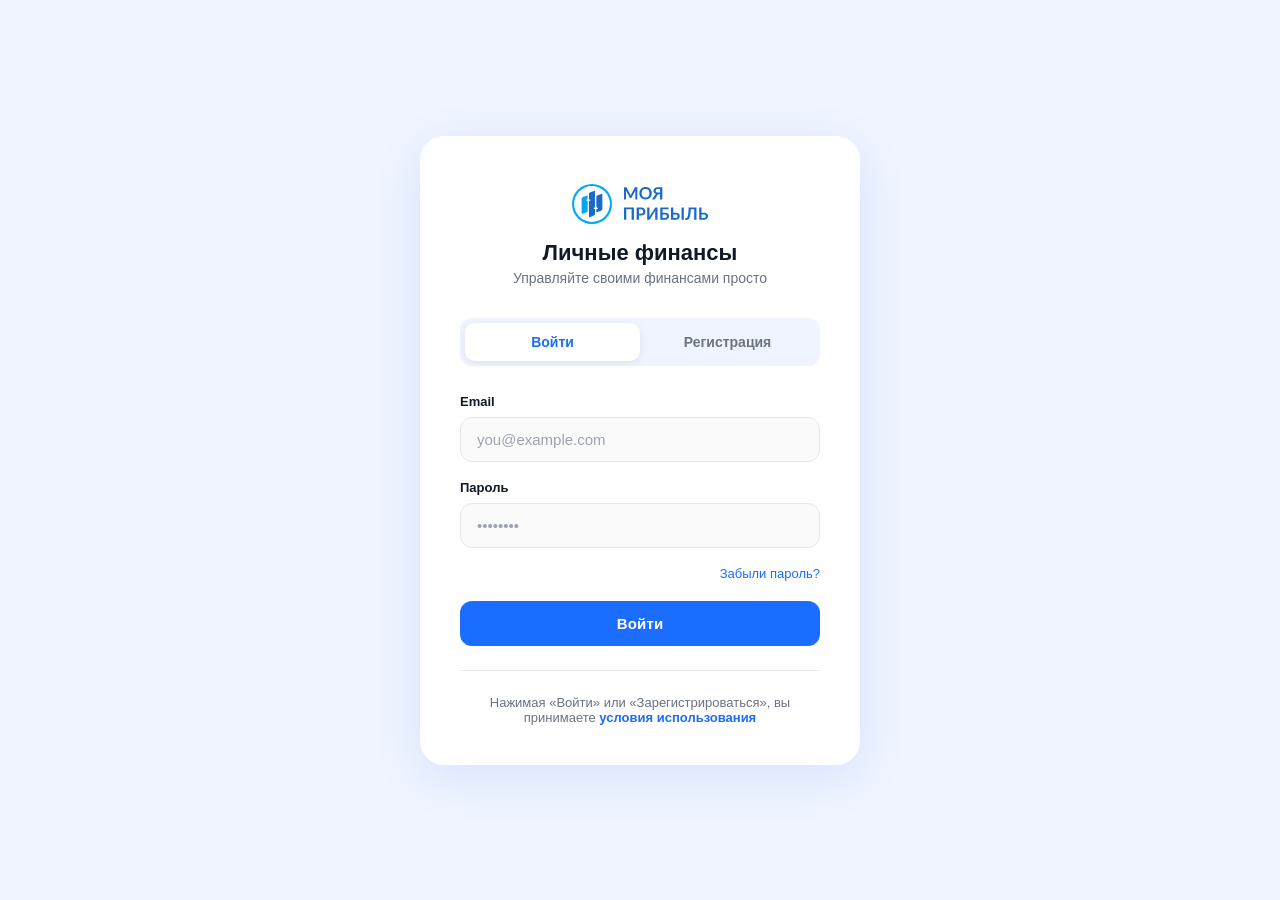
<file: frontend/counterparties.html>
<!DOCTYPE html>
<html lang="ru">
<head>
    <meta charset="UTF-8">
    <meta name="viewport" content="width=device-width, initial-scale=1.0">
    <title>Личные финансы — Контрагенты</title>
    <style id="sidebar-init-style">.main-content{opacity:0!important;transition:none!important}.sidebar{transition:none!important}</style>
    <link rel="icon" href="assets/icons/logo.svg" type="image/svg+xml">
    <link rel="stylesheet" href="css/sidebar.css">
    <link rel="stylesheet" href="css/common.css">
    <style>
        .page { padding: 24px 32px; max-width: 1400px; }
        .page-header { display: flex; align-items: center; justify-content: space-between; margin-bottom: 16px; }
        .page-header h1 { font-size: 18px; font-weight: 700; color: var(--text-primary); }

        .btn { padding: 6px 16px; border-radius: 8px; font-size: 12px; font-weight: 600; height: 28px; cursor: pointer; transition: all 0.2s; display: inline-flex; align-items: center; gap: 8px; border: 1.5px solid var(--border); background: #fff; color: var(--text-secondary); }
        .btn-primary { background: var(--primary); color: #fff; border-color: var(--primary); }
        .btn-primary:hover { background: var(--primary-dark); }
        .btn-secondary { background: #fff; color: var(--text-secondary); border: 1.5px solid var(--border); }
        .btn-secondary:hover { border-color: var(--primary); color: var(--primary); }
        .btn-danger { background: var(--danger); color: #fff; }
        .btn-sm { padding: 4px 12px; font-size: 12px; height: 24px; }
        .btn svg { width: 14px; height: 14px; }

        .help-tip { background: var(--primary-light); border-left: 4px solid var(--primary); border-radius: 0 12px 12px 0; padding: 12px 16px; margin-bottom: 16px; display: flex; align-items: flex-start; gap: 8px; }
        .help-tip.hidden { display: none; }
        .help-tip-icon { width: 24px; height: 24px; background: var(--primary); color: #fff; border-radius: 50%; display: flex; align-items: center; justify-content: center; flex-shrink: 0; font-weight: 700; font-size: 12px; }
        .help-tip-content { flex: 1; font-size: 13px; color: var(--text-secondary); line-height: 1.5; }
        .help-tip-content strong { color: var(--text-primary); }
        .help-tip-close { border: none; background: none; cursor: pointer; color: var(--text-muted); }

        .cp-table { width: 100%; border-collapse: collapse; font-size: 13px; }
        .cp-table th { font-size: 12px; font-weight: 600; color: var(--text-secondary); text-transform: uppercase; letter-spacing: 0.05em; padding: 10px 12px; text-align: left; border-bottom: 2px solid var(--border); }
        .cp-table td { padding: 8px 12px; border-bottom: 1px solid var(--border); font-size: 13px; }
        .cp-table tr:hover { background: var(--primary-light); cursor: pointer; }
        .cp-table .col-balance { font-weight: 700; text-align: right; }
        .cp-table .col-actions { text-align: right; width: 110px; white-space: nowrap; }
        .action-btn { width: 28px; height: 28px; border: none; background: transparent; border-radius: 6px; display: inline-flex; align-items: center; justify-content: center; cursor: pointer; color: var(--text-muted); transition: all 0.15s; }
        .action-btn:hover { background: var(--primary-light); color: var(--primary); }
        .action-btn.danger:hover { background: #fef2f2; color: var(--danger); }
        .action-btn svg { width: 15px; height: 15px; }

        .cp-expand { background: #fafafa; }
        .cp-expand td { padding: 0; }
        .cp-expand-inner { padding: 16px 24px; }
        .cp-expand.hidden { display: none; }

        .contracts-list { display: flex; flex-direction: column; gap: 8px; }
        .contract-item { background: #fff; border: 1px solid var(--border); border-radius: 12px; padding: 16px; display: flex; justify-content: space-between; align-items: center; }
        .contract-info h4 { font-size: 14px; font-weight: 600; margin-bottom: 4px; }
        .contract-info p { font-size: 13px; color: var(--text-muted); }
        .contract-actions { display: flex; gap: 8px; }

        .attachments-list { margin-top: 8px; display: flex; flex-wrap: wrap; gap: 8px; }
        .att-chip { display: inline-flex; align-items: center; gap: 4px; padding: 4px 10px; background: var(--primary-light); border-radius: 8px; font-size: 12px; color: var(--primary); }
        .att-chip a { color: var(--primary); text-decoration: none; }
        .att-chip button { border: none; background: none; color: var(--text-muted); cursor: pointer; font-size: 14px; }

        .upload-area { border: 2px dashed var(--border); border-radius: 12px; padding: 16px; text-align: center; color: var(--text-muted); font-size: 13px; cursor: pointer; margin-top: 8px; }
        .upload-area:hover { border-color: var(--primary); color: var(--primary); }
        .upload-area input { display: none; }

        .empty-state { padding: 60px 20px; text-align: center; color: var(--text-secondary); }
        .empty-state h3 { font-size: 18px; font-weight: 600; color: var(--text-primary); margin-bottom: 8px; }

        .form-error { font-size: 12px; color: var(--danger); min-height: 16px; }

        .confirm-overlay { position: fixed; inset: 0; background: rgba(0,0,0,0.4); display: flex; align-items: center; justify-content: center; z-index: 1100; opacity: 0; pointer-events: none; transition: opacity 0.2s; }
        .confirm-overlay.open { opacity: 1; pointer-events: all; }
        .confirm-box { background: #fff; border-radius: 20px; max-width: 380px; width: 100%; padding: 32px; text-align: center; }
        .confirm-box h3 { font-size: 18px; font-weight: 700; margin-bottom: 12px; }
        .confirm-box p { font-size: 14px; color: var(--text-secondary); margin-bottom: 24px; }
        .confirm-footer { display: flex; gap: 8px; justify-content: center; }

        @media (max-width: 768px) { .main-content { margin-left: 0; margin-bottom: 70px; } .page { padding: 16px; } }
    </style>
</head>
<body>
<main class="main-content">
    <div class="page">
        <div class="help-tip" id="help-tip">
            <div class="help-tip-icon">?</div>
            <div class="help-tip-content" data-content-key="help_tip">
                <strong>Контрагенты</strong> — это банки, люди или организации, с которыми вы имеете финансовые отношения: вклады, долги, займы. У каждого контрагента может быть несколько <strong>договоров</strong> (например, два вклада в одном банке). К договорам можно прикреплять документы.
            </div>
            <button class="help-tip-close" onclick="document.getElementById('help-tip').classList.add('hidden');localStorage.setItem('helpTip_cp_hidden','true')">
                <svg width="18" height="18" viewBox="0 0 24 24" fill="none" stroke="currentColor" stroke-width="2"><line x1="18" y1="6" x2="6" y2="18"/><line x1="6" y1="6" x2="18" y2="18"/></svg>
            </button>
        </div>

        <div class="page-header">
            <h1>Контрагенты</h1>
            <button class="btn btn-primary" id="add-cp-btn">
                <svg viewBox="0 0 24 24" fill="currentColor"><path d="M19 13h-6v6h-2v-6H5v-2h6V5h2v6h6v2z"/></svg>
                Добавить
            </button>
        </div>

        <div id="cp-container"><div style="padding:40px;text-align:center;color:var(--text-muted)">Загрузка...</div></div>
    </div>
</main>

<!-- Add/Edit Counterparty Panel -->
<div class="slide-panel-overlay" id="cp-modal">
    <div class="slide-panel">
        <div class="slide-panel-header">
            <h3 class="slide-panel-title" id="cp-modal-title">Добавить контрагента</h3>
            <button class="slide-panel-close" onclick="closeCpModal()"><svg viewBox="0 0 24 24" fill="none" stroke="currentColor" stroke-width="2"><line x1="18" y1="6" x2="6" y2="18"/><line x1="6" y1="6" x2="18" y2="18"/></svg></button>
        </div>
        <form id="cp-form">
            <div class="slide-panel-body">
                <div class="form-group">
                    <label>Название</label>
                    <input type="text" id="cp-name" placeholder="Например: ВТБ" maxlength="255" required>
                </div>
                <div class="form-group">
                    <label>Описание</label>
                    <textarea id="cp-desc" placeholder="Необязательно"></textarea>
                </div>
                <span class="form-error" id="cp-error"></span>
                <label class="checkbox-row" id="cp-add-more-wrap" style="margin-top:8px">
                    <input type="checkbox" id="cp-add-more">
                    Добавить ещё
                </label>
                <button type="submit" class="btn-panel btn-panel-primary">Сохранить</button>
                <button type="button" class="btn-panel btn-panel-secondary" onclick="closeCpModal()">Отмена</button>
            </div>
        </form>
    </div>
</div>

<!-- Add Contract Panel -->
<div class="slide-panel-overlay" id="contract-modal">
    <div class="slide-panel">
        <div class="slide-panel-header">
            <h3 class="slide-panel-title">Добавить договор</h3>
            <button class="slide-panel-close" onclick="closeContractModal()"><svg viewBox="0 0 24 24" fill="none" stroke="currentColor" stroke-width="2"><line x1="18" y1="6" x2="6" y2="18"/><line x1="6" y1="6" x2="18" y2="18"/></svg></button>
        </div>
        <form id="contract-form">
            <div class="slide-panel-body">
                <div class="form-group">
                    <label>Название</label>
                    <input type="text" id="ct-name" placeholder="Например: Вклад 12 мес" maxlength="255" required>
                </div>
                <div class="form-group">
                    <label>Описание</label>
                    <textarea id="ct-desc" placeholder="Необязательно"></textarea>
                </div>
                <span class="form-error" id="ct-error"></span>
                <button type="submit" class="btn-panel btn-panel-primary" style="margin-top:12px">Сохранить</button>
                <button type="button" class="btn-panel btn-panel-secondary" onclick="closeContractModal()">Отмена</button>
            </div>
        </form>
    </div>
</div>

<!-- Confirm -->
<div class="confirm-overlay" id="confirm-modal">
    <div class="confirm-box">
        <h3 id="confirm-title">Удалить?</h3>
        <p id="confirm-text">Это действие нельзя отменить.</p>
        <div class="confirm-footer">
            <button class="btn btn-secondary" onclick="hideConfirm()">Отмена</button>
            <button class="btn btn-danger" id="confirm-ok">Удалить</button>
        </div>
    </div>
</div>

<script src="js/custom-select.js"></script>
<script src="js/layout.js"></script>
<script>
const API = 'http://127.0.0.1:8000';
const token = localStorage.getItem('token') || sessionStorage.getItem('token');
if (!token) window.location.href = 'index.html';
function logout() { localStorage.removeItem('token'); sessionStorage.removeItem('token'); window.location.href = 'index.html'; }
async function apiFetch(path, opts = {}) {
    const res = await fetch(API + path, { ...opts, headers: { 'Authorization': 'Bearer ' + token, 'Content-Type': 'application/json', ...(opts.headers || {}) } });
    if (res.status === 401) logout();
    if (!res.ok) { const b = await res.json().catch(() => ({})); throw new Error(b.detail || 'HTTP ' + res.status); }
    if (res.status === 204) return null;
    return res.json();
}
function fmt(a) { return new Intl.NumberFormat('ru-RU',{style:'currency',currency:'RUB',minimumFractionDigits:2}).format(a); }
function escHtml(s) { return String(s).replace(/&/g,'&amp;').replace(/</g,'&lt;').replace(/>/g,'&gt;').replace(/"/g,'&quot;'); }

if (localStorage.getItem('helpTip_cp_hidden') === 'true') document.getElementById('help-tip').classList.add('hidden');

let allCps = [];
let editingCpId = null;
let expandedCpId = null;
let addContractCpId = null;

async function loadCps() {
    try {
        allCps = await apiFetch('/counterparties');
        renderCps();
    } catch (e) {
        document.getElementById('cp-container').innerHTML = '<div class="empty-state"><h3>Ошибка</h3><p>' + escHtml(e.message) + '</p></div>';
    }
}

function renderCps() {
    const c = document.getElementById('cp-container');
    if (!allCps.length) { c.innerHTML = '<div class="empty-state"><h3>Контрагентов пока нет</h3><p>Добавьте банк, заёмщика или кредитора</p></div>'; return; }

    let html = '<table class="cp-table"><thead><tr><th>Название</th><th>Описание</th><th>Договоров</th><th class="col-balance">Баланс</th><th class="col-actions"></th></tr></thead><tbody>';
    allCps.forEach(cp => {
        html += `<tr onclick="toggleExpand(${cp.id})">
            <td><strong>${escHtml(cp.name)}</strong></td>
            <td>${cp.description ? escHtml(cp.description) : '<span style="color:var(--text-muted)">—</span>'}</td>
            <td>${cp.contracts_count}</td>
            <td class="col-balance">${fmt(cp.balance)}</td>
            <td class="col-actions" onclick="event.stopPropagation()">
                <div style="display:inline-flex;gap:2px">
                <button class="action-btn" title="Редактировать" onclick="openEditCp(${cp.id})"><svg viewBox="0 0 24 24" fill="none" stroke="currentColor" stroke-width="2"><path d="M17 3a2.83 2.83 0 114 4L7.5 20.5 2 22l1.5-5.5L17 3z"/></svg></button>
                <button class="action-btn" title="Копировать" onclick="copyCp(${cp.id})"><svg viewBox="0 0 24 24" fill="none" stroke="currentColor" stroke-width="2"><rect x="9" y="9" width="13" height="13" rx="2"/><path d="M5 15H4a2 2 0 01-2-2V4a2 2 0 012-2h9a2 2 0 012 2v1"/></svg></button>
                <button class="action-btn danger" title="Удалить" onclick="confirmDeleteCp(${cp.id})"><svg viewBox="0 0 24 24" fill="none" stroke="currentColor" stroke-width="2"><polyline points="3 6 5 6 21 6"/><path d="M19 6l-1 14a2 2 0 01-2 2H8a2 2 0 01-2-2L5 6"/><path d="M10 11v6"/><path d="M14 11v6"/><path d="M9 6V4a1 1 0 011-1h4a1 1 0 011 1v2"/></svg></button>
                </div>
            </td>
        </tr>`;
        html += `<tr class="cp-expand ${expandedCpId === cp.id ? '' : 'hidden'}" id="expand-${cp.id}"><td colspan="5"><div class="cp-expand-inner" id="expand-inner-${cp.id}">Загрузка...</div></td></tr>`;
    });
    html += '</tbody></table>';
    c.innerHTML = html;

    if (expandedCpId) loadContracts(expandedCpId);
}

async function toggleExpand(cpId) {
    if (expandedCpId === cpId) { expandedCpId = null; renderCps(); return; }
    expandedCpId = cpId;
    renderCps();
    loadContracts(cpId);
}

async function loadContracts(cpId) {
    const inner = document.getElementById('expand-inner-' + cpId);
    if (!inner) return;
    try {
        const detail = await apiFetch(`/counterparties/${cpId}`);
        let html = '<div class="contracts-list">';
        for (const ct of detail.contracts) {
            const atts = await apiFetch(`/attachments?entity_type=contract&entity_id=${ct.id}`).catch(() => []);
            html += `<div class="contract-item">
                <div class="contract-info">
                    <h4>${escHtml(ct.name)}</h4>
                    <p>${ct.description ? escHtml(ct.description) : 'Без описания'}</p>
                    <div class="attachments-list">${(atts||[]).map(a => `<span class="att-chip"><a href="${API}/attachments/${a.id}/download" target="_blank">${escHtml(a.filename)}</a><button onclick="deleteAtt(${a.id})">&times;</button></span>`).join('')}</div>
                    <div class="upload-area" onclick="this.querySelector('input').click()">
                        📎 Прикрепить файл (PDF, JPEG, PNG)
                        <input type="file" accept=".pdf,.jpg,.jpeg,.png" onchange="uploadFile(this, 'contract', ${ct.id})">
                    </div>
                </div>
                <div class="contract-actions">
                    <button class="action-btn" title="Редактировать" onclick="openEditContract(${ct.id}, '${escHtml(ct.name)}', '${escHtml(ct.description || '')}')"><svg viewBox="0 0 24 24" fill="none" stroke="currentColor" stroke-width="2"><path d="M17 3a2.83 2.83 0 114 4L7.5 20.5 2 22l1.5-5.5L17 3z"/></svg></button>
                    ${ct.name !== 'Основной' ? `<button class="action-btn danger" title="Удалить" onclick="confirmDeleteContract(${ct.id})"><svg viewBox="0 0 24 24" fill="none" stroke="currentColor" stroke-width="2"><polyline points="3 6 5 6 21 6"/><path d="M19 6l-1 14a2 2 0 01-2 2H8a2 2 0 01-2-2L5 6"/><path d="M10 11v6"/><path d="M14 11v6"/><path d="M9 6V4a1 1 0 011-1h4a1 1 0 011 1v2"/></svg></button>` : ''}
                </div>
            </div>`;
        }
        html += `<button class="btn btn-sm btn-secondary" onclick="openContractModal(${cpId})">+ Добавить договор</button>`;
        html += '</div>';
        inner.innerHTML = html;
    } catch (e) { inner.innerHTML = '<div style="color:var(--danger)">Ошибка: ' + escHtml(e.message) + '</div>'; }
}

async function uploadFile(input, entityType, entityId) {
    const file = input.files[0];
    if (!file) return;
    const formData = new FormData();
    formData.append('file', file);
    formData.append('entity_type', entityType);
    formData.append('entity_id', entityId);
    try {
        await fetch(API + '/attachments', { method: 'POST', headers: { 'Authorization': 'Bearer ' + token }, body: formData });
        if (expandedCpId) loadContracts(expandedCpId);
    } catch (e) { alert('Ошибка загрузки: ' + e.message); }
    input.value = '';
}

async function deleteAtt(id) {
    try { await apiFetch(`/attachments/${id}`, { method: 'DELETE' }); if (expandedCpId) loadContracts(expandedCpId); } catch (e) { alert(e.message); }
}

// ── Modals ──
const cpModal = document.getElementById('cp-modal');
function openCpModal() { editingCpId = null; document.getElementById('cp-modal-title').textContent = 'Добавить контрагента'; document.getElementById('cp-name').value = ''; document.getElementById('cp-desc').value = ''; document.getElementById('cp-error').textContent = ''; document.getElementById('cp-add-more').checked = false; document.getElementById('cp-add-more-wrap').style.display = ''; cpModal.classList.add('open'); }
function openEditCp(id) { const cp = allCps.find(x => x.id === id); if (!cp) return; editingCpId = id; document.getElementById('cp-modal-title').textContent = 'Редактировать'; document.getElementById('cp-name').value = cp.name; document.getElementById('cp-desc').value = cp.description || ''; document.getElementById('cp-error').textContent = ''; document.getElementById('cp-add-more-wrap').style.display = 'none'; cpModal.classList.add('open'); }
function closeCpModal() { cpModal.classList.remove('open'); }

document.getElementById('add-cp-btn').addEventListener('click', openCpModal);
document.getElementById('cp-form').addEventListener('submit', async e => {
    e.preventDefault();
    const name = document.getElementById('cp-name').value.trim();
    const description = document.getElementById('cp-desc').value.trim() || null;
    if (!name) { document.getElementById('cp-error').textContent = 'Введите название'; return; }
    try {
        if (editingCpId) { await apiFetch(`/counterparties/${editingCpId}`, { method: 'PUT', body: JSON.stringify({ name, description }) }); }
        else { await apiFetch('/counterparties', { method: 'POST', body: JSON.stringify({ name, description }) }); }
        loadCps();
        const addMore = document.getElementById('cp-add-more').checked;
        if (addMore && !editingCpId) {
            document.getElementById('cp-name').value = '';
            document.getElementById('cp-desc').value = '';
            document.getElementById('cp-error').textContent = '';
            document.getElementById('cp-name').focus();
        } else { closeCpModal(); }
    } catch (err) { document.getElementById('cp-error').textContent = err.message; }
});

const contractModal = document.getElementById('contract-modal');
let editingContractId = null;
function openContractModal(cpId) { editingContractId = null; addContractCpId = cpId; document.getElementById('ct-name').value = ''; document.getElementById('ct-desc').value = ''; document.getElementById('ct-error').textContent = ''; contractModal.querySelector('.slide-panel-title').textContent = 'Добавить договор'; contractModal.classList.add('open'); }
function openEditContract(ctId, name, desc) { editingContractId = ctId; document.getElementById('ct-name').value = name; document.getElementById('ct-desc').value = desc; document.getElementById('ct-error').textContent = ''; contractModal.querySelector('.slide-panel-title').textContent = 'Редактировать договор'; contractModal.classList.add('open'); }
function closeContractModal() { contractModal.classList.remove('open'); editingContractId = null; }

document.getElementById('contract-form').addEventListener('submit', async e => {
    e.preventDefault();
    const name = document.getElementById('ct-name').value.trim();
    const description = document.getElementById('ct-desc').value.trim() || null;
    if (!name) { document.getElementById('ct-error').textContent = 'Введите название'; return; }
    try {
        if (editingContractId) {
            await apiFetch(`/counterparties/contracts/${editingContractId}`, { method: 'PUT', body: JSON.stringify({ name, description }) });
        } else {
            await apiFetch(`/counterparties/${addContractCpId}/contracts`, { method: 'POST', body: JSON.stringify({ name, description }) });
        }
        closeContractModal();
        if (expandedCpId) loadContracts(expandedCpId);
    } catch (err) { document.getElementById('ct-error').textContent = err.message; }
});

// ── Confirm ──
const confirmModal = document.getElementById('confirm-modal');
let confirmAction = null;
function showConfirm(title, text, action) { document.getElementById('confirm-title').textContent = title; document.getElementById('confirm-text').textContent = text; confirmAction = action; confirmModal.classList.add('open'); }
function hideConfirm() { confirmModal.classList.remove('open'); confirmAction = null; }
document.getElementById('confirm-ok').addEventListener('click', async () => { if (confirmAction) { try { await confirmAction(); } catch (e) { alert(e.message); } } hideConfirm(); });

function copyCp(id) {
    const cp = allCps.find(x => x.id === id);
    if (!cp) return;
    editingCpId = null;
    document.getElementById('cp-modal-title').textContent = 'Добавить контрагента';
    document.getElementById('cp-name').value = cp.name + ' (копия)';
    document.getElementById('cp-desc').value = cp.description || '';
    document.getElementById('cp-error').textContent = '';
    document.getElementById('cp-add-more').checked = false;
    cpModal.classList.add('open');
}

function confirmDeleteCp(id) { showConfirm('Удалить контрагента?', 'Все договоры будут удалены.', async () => { await apiFetch(`/counterparties/${id}`, { method: 'DELETE' }); expandedCpId = null; loadCps(); }); }
function confirmDeleteContract(id) { showConfirm('Удалить договор?', 'Это действие нельзя отменить.', async () => { await apiFetch(`/counterparties/contracts/${id}`, { method: 'DELETE' }); if (expandedCpId) loadContracts(expandedCpId); }); }

loadCps();
</script>
</body>
</html>
</file>
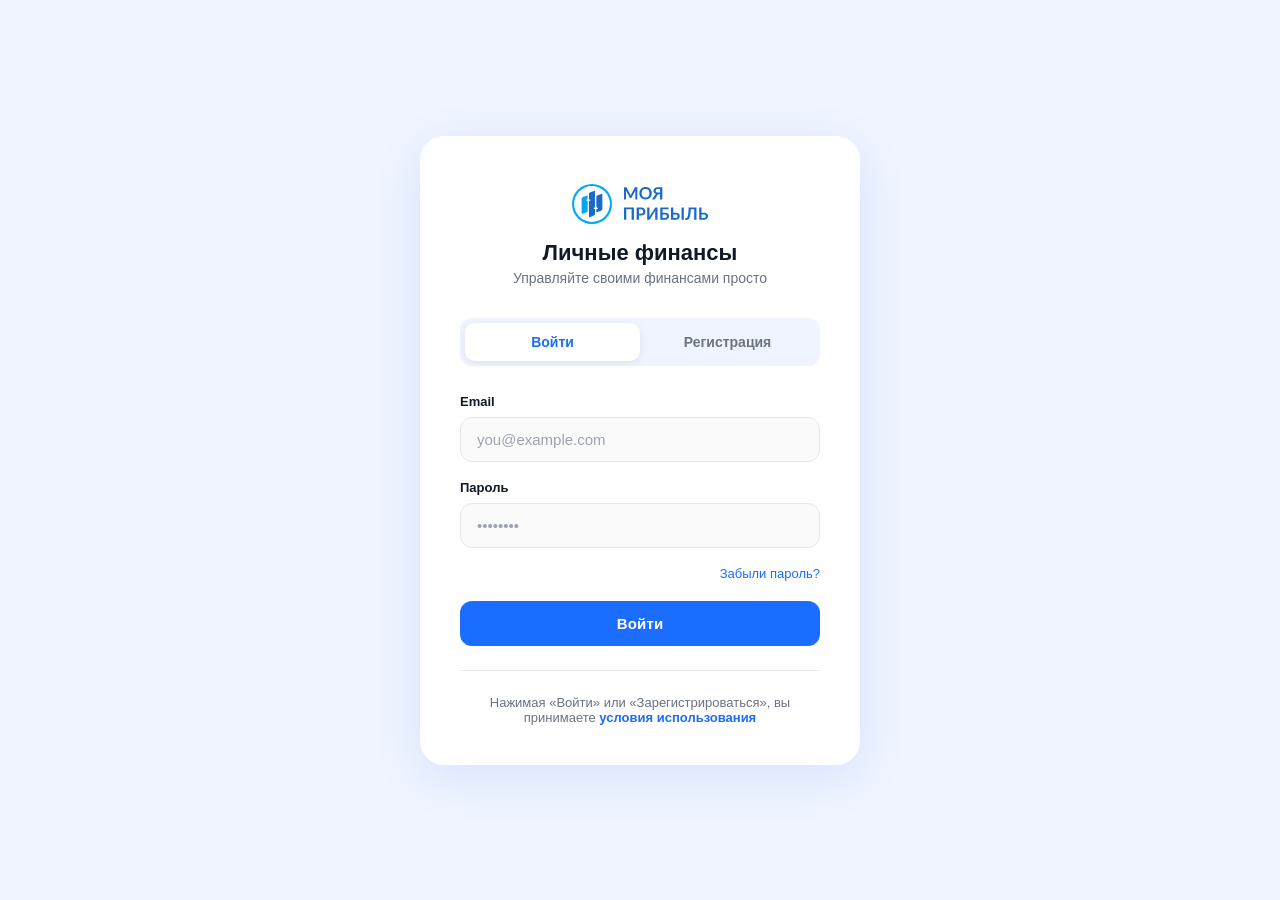
<file: frontend/dashboard.html>
<!DOCTYPE html>
<html lang="ru">
<head>
    <meta charset="UTF-8">
    <meta name="viewport" content="width=device-width, initial-scale=1.0">
    <title>Личные финансы — Главная</title>
    <style id="sidebar-init-style">.main-content{opacity:0!important;transition:none!important}.sidebar{transition:none!important}</style>
    <link rel="icon" href="assets/icons/logo.svg" type="image/svg+xml">
    <link rel="stylesheet" href="css/sidebar.css">
    <link rel="stylesheet" href="css/common.css">
    <style>
        .page { padding: 24px 32px; max-width: 1400px; }

        .section-title {
            font-size: 16px;
            font-weight: 700;
            color: var(--text-primary);
            margin-bottom: 10px;
        }

        /* Cards row */
        .cards-row {
            display: flex;
            gap: 10px;
            overflow-x: auto;
            padding-bottom: 4px;
            margin-bottom: 24px;
        }
        .cards-row::-webkit-scrollbar { height: 4px; }
        .cards-row::-webkit-scrollbar-thumb { background: var(--border); border-radius: 2px; }

        .dash-card {
            flex-shrink: 0;
            width: 190px;
            min-width: 190px;
            max-width: 190px;
            height: 120px;
            background: var(--bg-card-light);
            border-radius: 16px;
            padding: 16px 20px;
            border: 2px solid transparent;
            transition: all 0.2s ease;
            cursor: pointer;
            display: flex;
            flex-direction: column;
            justify-content: space-between;
        }
        .dash-card:hover { border-color: var(--primary); }

        .dash-card-dark {
            background: linear-gradient(135deg, #1e293b 0%, #0f172a 100%);
            color: #fff;
            border: 2px solid transparent;
        }
        .dash-card-dark:hover { border-color: var(--primary); }
        .dash-card-dark .card-name,
        .dash-card-dark .card-balance { color: #fff; }
        .dash-card-dark .card-sub { color: rgba(255,255,255,0.6); }

        .card-name {
            font-size: 13px;
            font-weight: 700;
            color: var(--text-primary);
            white-space: nowrap;
            overflow: hidden;
            text-overflow: ellipsis;
        }
        .card-sub {
            font-size: 11px;
            color: var(--text-muted);
            margin-top: 2px;
        }
        .card-balance {
            font-size: 18px;
            font-weight: 800;
            color: var(--text-primary);
            letter-spacing: -0.3px;
        }
        .card-badge {
            display: inline-block;
            font-size: 10px;
            font-weight: 600;
            padding: 2px 6px;
            border-radius: 4px;
            background: var(--primary-light);
            color: var(--primary);
            margin-bottom: 2px;
            white-space: nowrap;
        }

        /* Add card */
        .dash-card-add {
            border: 2px dashed var(--border);
            display: flex;
            flex-direction: column;
            align-items: center;
            justify-content: center;
            gap: 6px;
            color: var(--text-secondary);
            width: 90px !important;
            min-width: 90px !important;
            max-width: 90px !important;
        }
        .dash-card-add:hover { border-color: var(--primary); color: var(--primary); }
        .dash-card-add .add-icon {
            width: 30px; height: 30px;
            background: var(--primary-light);
            border-radius: 50%;
            display: flex; align-items: center; justify-content: center;
        }
        .dash-card-add .add-icon svg { width: 16px; height: 16px; color: var(--primary); }
        .dash-card-add span { font-size: 11px; }

        /* Table */
        .table-wrap {
            border: 1px solid var(--border);
            border-radius: 12px;
            overflow: hidden;
            background: #fff;
        }
        .recent-table {
            width: 100%;
            border-collapse: collapse;
            font-size: 13px;
        }
        .recent-table thead th {
            padding: 10px 12px;
            text-align: left;
            font-size: 12px;
            font-weight: 600;
            color: var(--text-secondary);
            background: #fafafa;
            border-bottom: 1px solid var(--border);
            white-space: nowrap;
        }
        .recent-table tbody tr {
            border-bottom: 1px solid var(--border);
            transition: background 0.15s;
        }
        .recent-table tbody tr:last-child { border-bottom: none; }
        .recent-table tbody tr:hover { background: var(--primary-light); }
        .recent-table tbody td {
            padding: 8px 12px;
            color: var(--text-primary);
            vertical-align: middle;
            font-size: 13px;
        }
        .td-date { color: var(--text-secondary); font-size: 12px; white-space: nowrap; }
        .td-desc { font-weight: 500; max-width: 280px; overflow: hidden; text-overflow: ellipsis; white-space: nowrap; }
        .td-account { color: var(--text-secondary); font-size: 13px; }
        .td-amount { font-weight: 700; text-align: right; white-space: nowrap; }
        .amount-income { color: var(--success); }
        .amount-expense { color: var(--danger); }
        .td-comment { color: var(--text-secondary); font-size: 12px; max-width: 200px; overflow: hidden; text-overflow: ellipsis; white-space: nowrap; }

        .empty-hint { padding: 32px; text-align: center; color: var(--text-muted); font-size: 13px; }

        /* Skeleton */
        .skeleton { background: linear-gradient(90deg, #f0f0f0 25%, #e0e0e0 50%, #f0f0f0 75%); background-size: 200% 100%; animation: shimmer 1.4s infinite; border-radius: 6px; }
        @keyframes shimmer { to { background-position: -200% 0; } }

        @media (max-width: 768px) {
            .main-content { margin-left: 0; margin-bottom: 70px; }
            .page { padding: 16px; }
        }
    </style>
</head>
<body>

<main class="main-content">
    <div class="page">
        <!-- Accounts Section -->
        <div class="section-title">Мои счета</div>
        <div id="accounts-container" class="cards-row">
            <div class="dash-card" style="height:120px;background:linear-gradient(90deg,#f0f0f0 25%,#e0e0e0 50%,#f0f0f0 75%);background-size:200% 100%;animation:shimmer 1.4s infinite;border-radius:16px"></div>
        </div>

        <!-- Funds Section -->
        <div class="section-title" data-fund-feature>Фонды</div>
        <div id="funds-container" class="cards-row" data-fund-feature>
            <div class="dash-card" style="height:120px;background:linear-gradient(90deg,#f0f0f0 25%,#e0e0e0 50%,#f0f0f0 75%);background-size:200% 100%;animation:shimmer 1.4s infinite;border-radius:16px"></div>
        </div>

        <!-- Recent Transactions -->
        <div class="section-title">Последние операции</div>
        <div id="transactions-container">
            <div class="table-wrap"><div class="empty-hint">Загрузка...</div></div>
        </div>
    </div>
</main>

<script src="js/custom-select.js"></script>
<script src="js/layout.js"></script>
<script>
const API = 'http://127.0.0.1:8000';

const token = localStorage.getItem('token') || sessionStorage.getItem('token');
if (!token) {
    window.location.href = 'index.html';
}

function logout() {
    localStorage.removeItem('token');
    sessionStorage.removeItem('token');
    window.location.href = 'index.html';
}

async function apiFetch(path, options = {}) {
    const res = await fetch(API + path, {
        ...options,
        headers: {
            'Authorization': 'Bearer ' + token,
            'Content-Type': 'application/json',
            ...(options.headers || {}),
        },
    });
    if (res.status === 401) { logout(); }
    if (!res.ok) {
        const body = await res.json().catch(() => ({}));
        throw new Error(body.detail || 'HTTP ' + res.status);
    }
    if (res.status === 204) return null;
    return res.json();
}

function fmt(amount) {
    return new Intl.NumberFormat('ru-RU', {
        style: 'currency',
        currency: 'RUB',
        minimumFractionDigits: 2,
        maximumFractionDigits: 2,
    }).format(amount);
}

function fmtDateRu(iso) {
    return new Date(iso).toLocaleDateString('ru-RU', {
        day: '2-digit',
        month: '2-digit',
        year: 'numeric',
    });
}

function escHtml(str) {
    return String(str)
        .replace(/&/g, '&amp;')
        .replace(/</g, '&lt;')
        .replace(/>/g, '&gt;')
        .replace(/"/g, '&quot;');
}

const FUND_TYPE_LABELS = {
    budget: 'Бюджет',
    investment: 'Инвестиции',
    tax_reserve: 'Налоговый резерв',
    debt: 'Долг',
    loan: 'Займ',
    placement: 'Размещение',
};

// ── Accounts ──
async function loadAccounts() {
    try {
        const accounts = await apiFetch('/accounts');
        const container = document.getElementById('accounts-container');

        if (!accounts.length) {
            container.innerHTML = '<div class="dash-card dash-card-add" onclick="location.href=\'accounts.html\'"><div class="add-icon"><svg viewBox="0 0 24 24" fill="currentColor"><path d="M19 13h-6v6h-2v-6H5v-2h6V5h2v6h6v2z"/></svg></div><span>Добавить</span></div>';
            return;
        }

        const total = accounts.reduce((s, a) => s + a.balance, 0);
        let html = '';

        // Total card
        html += '<div class="dash-card dash-card-dark" onclick="location.href=\'accounts.html\'">';
        html += '<div><div class="card-sub">Всего</div><div class="card-name">Все счета</div></div>';
        html += '<div class="card-balance">' + fmt(total) + '</div>';
        html += '</div>';

        // Individual cards
        accounts.forEach(function(acc) {
            html += '<div class="dash-card" onclick="location.href=\'accounts.html\'">';
            html += '<div><div class="card-name">' + escHtml(acc.name) + '</div></div>';
            html += '<div class="card-balance">' + fmt(acc.balance) + '</div>';
            html += '</div>';
        });

        // Add card
        html += '<div class="dash-card dash-card-add" onclick="location.href=\'accounts.html\'">';
        html += '<div class="add-icon"><svg viewBox="0 0 24 24" fill="currentColor"><path d="M19 13h-6v6h-2v-6H5v-2h6V5h2v6h6v2z"/></svg></div>';
        html += '<span>Добавить</span></div>';

        container.innerHTML = html;
    } catch (err) {
        console.error('Error loading accounts:', err);
        document.getElementById('accounts-container').innerHTML = '<div class="empty-hint" style="color:var(--danger)">Ошибка загрузки счетов</div>';
    }
}

// ── Funds ──
async function loadFunds() {
    try {
        const funds = await apiFetch('/funds');
        const container = document.getElementById('funds-container');

        if (!funds.length) {
            container.innerHTML = '<div class="dash-card dash-card-add" onclick="location.href=\'funds.html\'"><div class="add-icon"><svg viewBox="0 0 24 24" fill="currentColor"><path d="M19 13h-6v6h-2v-6H5v-2h6V5h2v6h6v2z"/></svg></div><span>Добавить</span></div>';
            return;
        }

        const total = funds.reduce((s, f) => s + (f.balance || 0), 0);
        let html = '';

        // Total card
        html += '<div class="dash-card dash-card-dark" onclick="location.href=\'funds.html\'">';
        html += '<div><div class="card-sub">Всего</div><div class="card-name">Все фонды</div></div>';
        html += '<div class="card-balance">' + fmt(total) + '</div>';
        html += '</div>';

        // Individual fund cards
        funds.forEach(function(fund) {
            html += '<div class="dash-card" onclick="location.href=\'funds.html\'">';
            html += '<div>';
            html += '<div class="card-badge">' + escHtml(FUND_TYPE_LABELS[fund.type] || fund.type) + '</div>';
            html += '<div class="card-name">' + escHtml(fund.name) + '</div>';
            html += '</div>';
            html += '<div class="card-balance">' + fmt(fund.balance || 0) + '</div>';
            html += '</div>';
        });

        // Add card
        html += '<div class="dash-card dash-card-add" onclick="location.href=\'funds.html\'">';
        html += '<div class="add-icon"><svg viewBox="0 0 24 24" fill="currentColor"><path d="M19 13h-6v6h-2v-6H5v-2h6V5h2v6h6v2z"/></svg></div>';
        html += '<span>Добавить</span></div>';

        container.innerHTML = html;
    } catch (err) {
        console.error('Error loading funds:', err);
        document.getElementById('funds-container').innerHTML = '<div class="empty-hint" style="color:var(--danger)">Ошибка загрузки фондов</div>';
    }
}

// ── Transactions ──
async function loadTransactions() {
    try {
        const txns = await apiFetch('/transactions');
        const container = document.getElementById('transactions-container');

        // Take last 10 transactions (sorted by date desc, API returns newest first)
        const recent = txns.slice(0, 10);

        if (!recent.length) {
            container.innerHTML = '<div class="table-wrap"><div class="empty-hint">Нет операций</div></div>';
            return;
        }

        // Load accounts and categories for display names
        var accounts = [];
        var categories = [];
        try {
            accounts = await apiFetch('/accounts');
            categories = await apiFetch('/categories');
        } catch(e) {}

        var accountMap = {};
        accounts.forEach(function(a) { accountMap[a.id] = a.name; });
        var categoryMap = {};
        categories.forEach(function(c) { categoryMap[c.id] = c.name; });

        let html = '<div class="table-wrap"><table class="recent-table"><thead><tr>';
        html += '<th>Дата</th><th>Описание</th><th>Счёт</th><th style="text-align:right">Сумма</th><th>Комментарий</th>';
        html += '</tr></thead><tbody>';

        recent.forEach(function(tx) {
            var dateStr = fmtDateRu(tx.date);
            var desc = categoryMap[tx.category_id] || '—';
            var accName = accountMap[tx.account_id] || '—';
            var amountClass = tx.type === 'income' ? 'amount-income' : 'amount-expense';
            var amountPrefix = tx.type === 'income' ? '+' : '-';
            var comment = tx.comment || '';

            html += '<tr>';
            html += '<td class="td-date">' + escHtml(dateStr) + '</td>';
            html += '<td class="td-desc">' + escHtml(desc) + '</td>';
            html += '<td class="td-account">' + escHtml(accName) + '</td>';
            html += '<td class="td-amount ' + amountClass + '">' + amountPrefix + fmt(tx.amount) + '</td>';
            html += '<td class="td-comment">' + escHtml(comment) + '</td>';
            html += '</tr>';
        });

        html += '</tbody></table></div>';
        container.innerHTML = html;
    } catch (err) {
        console.error('Error loading transactions:', err);
        document.getElementById('transactions-container').innerHTML = '<div class="table-wrap"><div class="empty-hint" style="color:var(--danger)">Ошибка загрузки операций</div></div>';
    }
}

// ── Init ──
loadAccounts();
loadFunds();
loadTransactions();
</script>
</body>
</html>
</file>
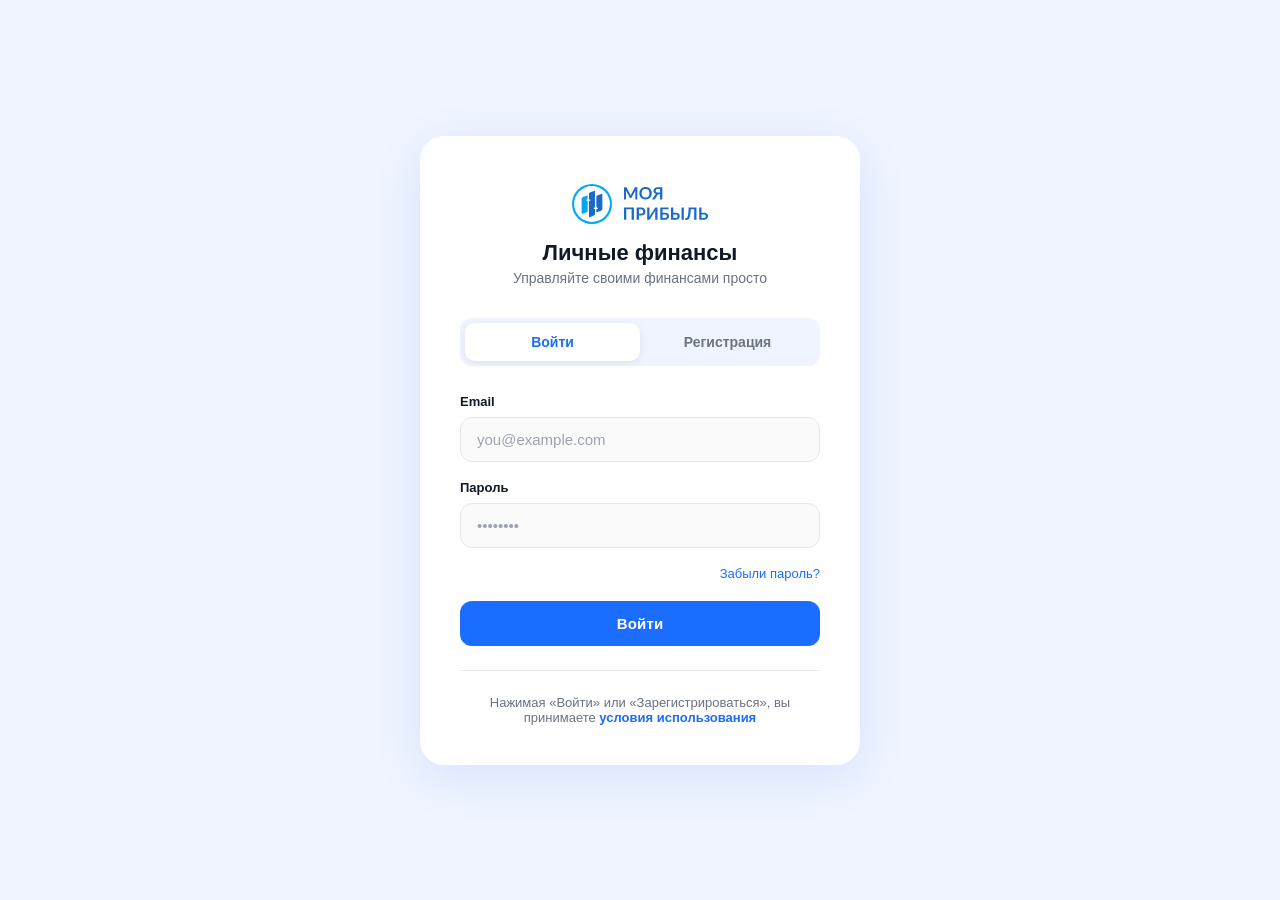
<file: frontend/funds.html>
<!DOCTYPE html>
<html lang="ru">
<head>
    <meta charset="UTF-8">
    <meta name="viewport" content="width=device-width, initial-scale=1.0">
    <title>Личные финансы — Фонды</title>
    <style id="sidebar-init-style">.main-content{opacity:0!important;transition:none!important}.sidebar{transition:none!important}</style>
    <link rel="icon" href="assets/icons/logo.svg" type="image/svg+xml">
    <link rel="stylesheet" href="css/sidebar.css">
    <link rel="stylesheet" href="css/common.css">
    <style>
        .page { padding: 24px 32px; max-width: 1400px; }
        .page-header { display: flex; align-items: center; justify-content: space-between; margin-bottom: 16px; flex-wrap: wrap; gap: 12px; }
        .page-header h1 { font-size: 18px; font-weight: 700; color: var(--text-primary); }
        .header-actions { display: flex; gap: 8px; align-items: center; }

        .btn { padding: 6px 16px; border-radius: 8px; font-size: 12px; font-weight: 600; cursor: pointer; transition: all 0.2s; display: inline-flex; align-items: center; gap: 6px; border: 1.5px solid var(--border); background: #fff; color: var(--text-secondary); height: 28px; }
        .btn:hover { border-color: var(--primary); color: var(--primary); }
        .btn-primary { background: var(--primary); color: #fff; border-color: var(--primary); }
        .btn-primary:hover { background: var(--primary-dark); border-color: var(--primary-dark); color: #fff; }
        .btn-secondary { background: #fff; color: var(--text-secondary); border: 1.5px solid var(--border); }
        .btn-secondary:hover { border-color: var(--primary); color: var(--primary); }
        .btn-danger { background: var(--danger); color: #fff; border-color: var(--danger); }
        .btn-danger:hover { background: #b91c1c; }
        .btn-sm { padding: 4px 12px; font-size: 12px; height: 24px; }
        .btn svg { width: 14px; height: 14px; }

        /* View toggle */
        .view-toggle { display: flex; border: 1.5px solid var(--border); border-radius: 8px; overflow: hidden; }
        .view-toggle button { padding: 4px 8px; border: none; background: #fff; cursor: pointer; color: var(--text-secondary); transition: all 0.2s; display: flex; align-items: center; }
        .view-toggle button.active { background: var(--text-primary); color: #fff; }
        .view-toggle button svg { width: 16px; height: 16px; }

        /* Help tip */
        .help-tip { background: var(--primary-light); border-left: 4px solid var(--primary); border-radius: 0 10px 10px 0; padding: 12px 16px; margin-bottom: 16px; display: flex; align-items: flex-start; gap: 10px; }
        .help-tip.hidden { display: none; }
        .help-tip-icon { width: 24px; height: 24px; background: var(--primary); color: #fff; border-radius: 50%; display: flex; align-items: center; justify-content: center; flex-shrink: 0; font-weight: 700; font-size: 12px; }
        .help-tip-content { flex: 1; font-size: 13px; color: var(--text-secondary); line-height: 1.5; }
        .help-tip-content strong { color: var(--text-primary); }
        .help-tip-close { border: none; background: none; cursor: pointer; color: var(--text-muted); padding: 4px; }
        .help-tip-close:hover { color: var(--text-primary); }

        /* Fund section */
        .fund-section { margin-bottom: 24px; }
        .fund-section-title { font-size: 12px; font-weight: 700; color: var(--text-secondary); text-transform: uppercase; letter-spacing: 0.05em; margin-bottom: 12px; display: flex; align-items: center; gap: 8px; }
        .fund-section-count { font-size: 11px; font-weight: 600; background: var(--border); color: var(--text-secondary); padding: 1px 7px; border-radius: 10px; }

        /* Cards row */
        .funds-row { display: flex; gap: 10px; overflow-x: auto; padding-bottom: 4px; }
        .funds-row::-webkit-scrollbar { height: 4px; }
        .funds-row::-webkit-scrollbar-thumb { background: var(--border); border-radius: 2px; }

        .fund-card { background: var(--bg-card-light); border-radius: 16px; padding: 16px 20px; border: 2px solid transparent; transition: all 0.2s ease; cursor: pointer; width: 190px; min-width: 190px; max-width: 190px; height: 120px; flex-shrink: 0; position: relative; display: flex; flex-direction: column; justify-content: space-between; }
        .fund-card:hover { border-color: var(--primary); }
        .fund-card-total { background: linear-gradient(135deg, #1e293b 0%, #0f172a 100%); color: #fff; border: 2px solid transparent; }
        .fund-card-total:hover { border-color: var(--primary); }
        .fund-card-total .fund-name, .fund-card-total .fund-balance { color: #fff; }
        .fund-card-total .fund-sub { color: rgba(255,255,255,0.6); }

        .fund-card-header { display: flex; align-items: flex-start; justify-content: space-between; margin-bottom: 4px; }
        .fund-actions { display: flex; gap: 2px; opacity: 0; transition: opacity 0.2s; }
        .fund-card:hover .fund-actions { opacity: 1; }
        .fund-action-btn { width: 24px; height: 24px; border: none; background: rgba(0,0,0,0.05); border-radius: 6px; display: flex; align-items: center; justify-content: center; cursor: pointer; color: var(--text-secondary); transition: all 0.2s; }
        .fund-action-btn:hover { background: var(--primary-light); color: var(--primary); }
        .fund-action-btn.delete:hover { background: #fef2f2; color: var(--danger); }
        .fund-action-btn svg { width: 12px; height: 12px; }

        .fund-badge { font-size: 10px; font-weight: 600; padding: 2px 8px; border-radius: 20px; text-transform: uppercase; letter-spacing: 0.05em; display: inline-block; margin-bottom: 6px; }
        .badge-budget { background: #eff4ff; color: var(--primary); }
        .badge-investment { background: #f0fdf4; color: var(--success); }
        .badge-tax_reserve { background: #fffbeb; color: #d97706; }
        .badge-debt { background: #fef2f2; color: var(--danger); }
        .badge-loan { background: #fff7ed; color: #ea580c; }
        .badge-placement { background: #fdf4ff; color: #9333ea; }

        .fund-name { font-size: 13px; font-weight: 700; color: var(--text-primary); margin-bottom: 2px; white-space: nowrap; overflow: hidden; text-overflow: ellipsis; }
        .fund-balance { font-size: 18px; font-weight: 800; color: var(--text-primary); letter-spacing: -0.3px; }
        .fund-sub { font-size: 11px; color: var(--text-muted); margin-top: 2px; }

        /* Progress bar */
        .fund-progress { margin-top: 8px; }
        .fund-progress-bar { height: 4px; background: var(--border); border-radius: 2px; overflow: hidden; }
        .fund-progress-fill { height: 100%; background: var(--primary); border-radius: 2px; transition: width 0.3s; }
        .fund-progress-fill.full { background: var(--success); }
        .fund-progress-text { display: flex; justify-content: space-between; font-size: 10px; color: var(--text-muted); margin-top: 3px; }

        /* Table view */
        .funds-table { width: 100%; border-collapse: collapse; border: 1px solid var(--border); border-radius: 12px; overflow: hidden; }
        .funds-table th { font-size: 12px; font-weight: 600; color: var(--text-secondary); padding: 10px 12px; text-align: left; border-bottom: 1px solid var(--border); background: #fafafa; }
        .funds-table td { padding: 8px 12px; border-bottom: 1px solid var(--border); font-size: 13px; }
        .funds-table tr:hover { background: var(--primary-light); }
        .funds-table .col-balance { font-weight: 700; text-align: right; }
        .funds-table .col-target { text-align: right; color: var(--text-secondary); }
        .funds-table .col-actions { text-align: right; width: 80px; }
        .funds-table .col-actions .action-row { display: flex; gap: 2px; justify-content: flex-end; }
        .td-progress { width: 100px; }

        /* Cards grid */
        .funds-grid { display: grid; grid-template-columns: repeat(auto-fill, minmax(190px, 1fr)); gap: 10px; }
        .funds-grid .fund-card { min-width: auto; max-width: none; }

        /* Type filter buttons — toolbar tab style */
        .type-filters { display: flex; flex-wrap: wrap; gap: 0; margin-bottom: 16px; }
        .type-filter-btn { padding: 6px 14px; border: 1.5px solid var(--border); background: #fff; color: var(--text-secondary); font-size: 12px; font-weight: 600; cursor: pointer; transition: all 0.15s; font-family: inherit; margin-left: -1px; }
        .type-filter-btn:first-child { border-radius: 8px 0 0 8px; margin-left: 0; }
        .type-filter-btn:last-child { border-radius: 0 8px 8px 0; }
        .type-filter-btn:hover { border-color: var(--primary); color: var(--primary); z-index: 1; }
        .type-filter-btn.selected { background: var(--text-primary); color: #fff; border-color: var(--text-primary); z-index: 1; }

        /* btn-select for fund type in modal */
        .btn-select-group { display: flex; flex-wrap: wrap; gap: 8px; }
        .btn-select { padding: 8px 14px; border-radius: 10px; border: 1.5px solid var(--border); background: #fafafa; color: var(--text-secondary); font-size: 13px; font-weight: 500; cursor: pointer; transition: all 0.15s; font-family: inherit; }
        .btn-select:hover { border-color: var(--primary); color: var(--primary); background: var(--primary-light); }
        .btn-select.selected { background: var(--primary); color: #fff; border-color: var(--primary); }

        /* Help toggle in title */
        .help-toggle { width: 20px; height: 20px; border-radius: 50%; border: 1.5px solid var(--primary); background: none; color: var(--primary); font-weight: 700; font-size: 11px; cursor: pointer; display: inline-flex; align-items: center; justify-content: center; margin-left: 6px; vertical-align: middle; }
        .help-toggle:hover { background: var(--primary); color: #fff; }

        /* Fund add card */
        .fund-card-add { border: 2px dashed var(--border); display: flex; flex-direction: column; align-items: center; justify-content: center; gap: 6px; color: var(--text-secondary); width: 90px !important; min-width: 90px !important; max-width: 90px !important; }
        .fund-card-add:hover { border-color: var(--primary); color: var(--primary); box-shadow: none; }
        .fund-card-add .add-icon { width: 30px; height: 30px; background: var(--primary-light); border-radius: 50%; display: flex; align-items: center; justify-content: center; }
        .fund-card-add .add-icon svg { width: 16px; height: 16px; color: var(--primary); }
        .fund-card-add span { font-size: 11px; }

        .empty-state { padding: 60px 20px; text-align: center; color: var(--text-secondary); }
        .empty-state h3 { font-size: 18px; font-weight: 600; color: var(--text-primary); margin-bottom: 8px; }

        .form-group.hidden { display: none; }

        /* Confirm */
        .confirm-overlay { position: fixed; inset: 0; background: rgba(0,0,0,0.4); display: flex; align-items: center; justify-content: center; z-index: 1100; opacity: 0; pointer-events: none; transition: opacity 0.2s; }
        .confirm-overlay.open { opacity: 1; pointer-events: all; }
        .confirm-box { background: #fff; border-radius: 20px; max-width: 380px; width: 100%; padding: 32px; text-align: center; }
        .confirm-box h3 { font-size: 18px; font-weight: 700; margin-bottom: 12px; }
        .confirm-box p { font-size: 14px; color: var(--text-secondary); margin-bottom: 24px; }
        .confirm-footer { display: flex; gap: 12px; justify-content: center; }

        /* Distribute panel */
        .dist-input-section { display: grid; grid-template-columns: repeat(2, 1fr); gap: 12px; margin-bottom: 16px; }
        .dist-input-section .form-group { margin-bottom: 0; }
        .dist-options { display: flex; align-items: center; gap: 16px; margin-bottom: 20px; }
        .btn-calc { background: var(--primary); color: #fff; border: none; padding: 8px 20px; border-radius: 10px; font-size: 13px; font-weight: 600; cursor: pointer; transition: all 0.2s; display: inline-flex; align-items: center; gap: 6px; }
        .btn-calc:hover { background: var(--primary-dark); }
        .btn-calc svg { width: 16px; height: 16px; }

        .distribute-table { width: 100%; border-collapse: collapse; margin: 16px 0; }
        .distribute-table th { font-size: 11px; font-weight: 700; color: var(--text-muted); text-transform: uppercase; letter-spacing: 0.5px; padding: 10px 12px; text-align: left; border-bottom: 2px solid var(--border); }
        .distribute-table td { padding: 10px 12px; border-bottom: 1px solid var(--border); font-size: 14px; }
        .distribute-table input[type="number"] { width: 130px; padding: 8px 12px; border: 1.5px solid var(--border); border-radius: 10px; font-size: 14px; text-align: right; font-weight: 600; background: #fafafa; transition: all 0.2s; }
        .distribute-table input[type="number"]:focus { border-color: var(--primary); background: #fff; box-shadow: 0 0 0 3px var(--primary-light); outline: none; }
        .distribute-table .tax-row { background: #fffbeb; }
        .distribute-table .tax-row td:first-child { font-weight: 600; color: #92400e; }
        .distribute-table .split-row { background: #f0fdf4; }
        .distribute-table .split-row td:first-child { color: #166534; }
        .distribute-total { font-size: 18px; font-weight: 700; text-align: right; margin-top: 16px; padding: 12px 16px; background: var(--primary-light); border-radius: 12px; color: var(--primary); }

        .dist-history-section { margin-top: 24px; border-top: 1px solid var(--border); padding-top: 16px; }
        .dist-history-section h4 { font-size: 13px; font-weight: 700; color: var(--text-muted); text-transform: uppercase; margin-bottom: 12px; }
        .dist-history-item { display: flex; justify-content: space-between; align-items: center; padding: 10px 14px; background: #fafafa; border-radius: 10px; margin-bottom: 6px; font-size: 13px; cursor: pointer; transition: background 0.15s; }
        .dist-history-item:hover { background: var(--primary-light); }
        .dist-history-item .amount { font-weight: 700; }
        .dist-history-item .meta { color: var(--text-muted); }
        .dist-history-detail { padding: 10px 14px; background: #fff; border: 1px solid var(--border); border-radius: 0 0 10px 10px; margin-top: -7px; margin-bottom: 6px; font-size: 13px; display: none; }

        .checkbox-row { display: flex; align-items: center; gap: 8px; }
        .checkbox-row input[type="checkbox"] { width: 18px; height: 18px; accent-color: var(--primary); }
        .checkbox-row label { font-size: 14px; color: var(--text-primary); cursor: pointer; }

        @media (max-width: 768px) {
            .main-content { margin-left: 0; margin-bottom: 70px; }
            .header-nav { display: none; }
            .page { padding: 16px; }
            .form-row { grid-template-columns: 1fr; }
            .funds-grid { grid-template-columns: 1fr; }
        }
    </style>
</head>
<body>
<main class="main-content">
    <div class="page">
        <!-- Help tip -->
        <div class="help-tip" id="help-tip">
            <div class="help-tip-icon">?</div>
            <div class="help-tip-content" data-content-key="help_tip">
                <strong>Что такое фонд?</strong> Фонд — это виртуальный кошелёк. Каждый рубль дохода попадает в конкретный фонд и тратится только на его цели. Настройте <a href="cascade.html">Каскад Фондов</a> чтобы автоматически распределять доход.<br><br><strong>Предопределённые типы:</strong> <strong>Бюджетные</strong> — для текущих расходов с каскадным наполнением. <strong>Инвестиционные</strong> — накопления. <strong>Налоговые резервы</strong> — откладывание на налоги. <strong>Долги</strong> — учёт кому я должен. <strong>Займы</strong> — кто должен мне. <strong>Размещения</strong> — где физически лежат инвестиции (вклады, брокер).
            </div>
            <button class="help-tip-close" onclick="hideHelpTip()">
                <svg width="18" height="18" viewBox="0 0 24 24" fill="none" stroke="currentColor" stroke-width="2"><line x1="18" y1="6" x2="6" y2="18"/><line x1="6" y1="6" x2="18" y2="18"/></svg>
            </button>
        </div>

        <div class="page-header">
            <h1>Фонды <button class="help-toggle" onclick="toggleHelpTip()" title="Справка">?</button></h1>
            <div class="header-actions">
                <button class="btn btn-primary" id="distribute-btn">
                    <svg viewBox="0 0 24 24" fill="none" stroke="currentColor" stroke-width="2"><path d="M3 3v18h18"/><path d="M7 16l4-4 4 4 5-5"/></svg>
                    Распределить доход
                </button>
                <button class="btn btn-secondary" id="add-fund-btn">
                    <svg viewBox="0 0 24 24" fill="currentColor"><path d="M19 13h-6v6h-2v-6H5v-2h6V5h2v6h6v2z"/></svg>
                    Добавить фонд
                </button>
                <div class="view-toggle">
                    <button id="view-cards" class="active" title="Карточки">
                        <svg viewBox="0 0 24 24" fill="none" stroke="currentColor" stroke-width="2"><rect x="3" y="3" width="7" height="7"/><rect x="14" y="3" width="7" height="7"/><rect x="3" y="14" width="7" height="7"/><rect x="14" y="14" width="7" height="7"/></svg>
                    </button>
                    <button id="view-table" title="Таблица">
                        <svg viewBox="0 0 24 24" fill="none" stroke="currentColor" stroke-width="2"><line x1="8" y1="6" x2="21" y2="6"/><line x1="8" y1="12" x2="21" y2="12"/><line x1="8" y1="18" x2="21" y2="18"/><line x1="3" y1="6" x2="3.01" y2="6"/><line x1="3" y1="12" x2="3.01" y2="12"/><line x1="3" y1="18" x2="3.01" y2="18"/></svg>
                    </button>
                </div>
            </div>
        </div>

        <!-- Type filters -->
        <div class="type-filters" id="type-filters">
            <button class="type-filter-btn" data-type="budget" onclick="toggleTypeFilter(this, event)">Бюджет</button>
            <button class="type-filter-btn" data-type="investment" onclick="toggleTypeFilter(this, event)">Инвестиции</button>
            <button class="type-filter-btn" data-type="tax_reserve" onclick="toggleTypeFilter(this, event)">Налоги</button>
            <button class="type-filter-btn" data-type="debt" onclick="toggleTypeFilter(this, event)">Долги</button>
            <button class="type-filter-btn" data-type="loan" onclick="toggleTypeFilter(this, event)">Займы</button>
            <button class="type-filter-btn" data-type="placement" onclick="toggleTypeFilter(this, event)">Размещения</button>
        </div>

        <div id="funds-container">
            <div class="funds-grid"><div class="fund-card" style="height:160px;background:linear-gradient(90deg,#f0f0f0 25%,#e0e0e0 50%,#f0f0f0 75%);background-size:200% 100%;animation:shimmer 1.4s infinite;border-radius:20px"></div></div>
        </div>
    </div>
</main>

<!-- Add/Edit Fund Panel -->
<div class="slide-panel-overlay" id="fund-modal">
    <div class="slide-panel">
        <div class="slide-panel-header">
            <h3 class="slide-panel-title" id="modal-title">Добавить фонд</h3>
            <button class="slide-panel-close" id="modal-close"><svg viewBox="0 0 24 24" fill="none" stroke="currentColor" stroke-width="2"><line x1="18" y1="6" x2="6" y2="18"/><line x1="6" y1="6" x2="18" y2="18"/></svg></button>
        </div>
        <form id="fund-form">
            <div class="slide-panel-body">
                <div class="form-group">
                    <label>Название</label>
                    <input type="text" id="fund-name" placeholder="Например: Текущие расходы" maxlength="100" required>
                </div>
                <div class="form-group">
                    <label>Описание</label>
                    <textarea id="fund-desc" placeholder="Необязательно" style="min-height:60px;resize:vertical"></textarea>
                </div>
                <div class="form-group">
                    <label>Тип фонда</label>
                    <div class="btn-select-group" id="fund-type-btns">
                        <button type="button" class="btn-select selected" data-value="budget" onclick="selectFundType(this)">Бюджетный</button>
                        <button type="button" class="btn-select" data-value="investment" onclick="selectFundType(this)">Инвестиционный</button>
                        <button type="button" class="btn-select" data-value="tax_reserve" onclick="selectFundType(this)">Налоговый резерв</button>
                        <button type="button" class="btn-select" data-value="debt" onclick="selectFundType(this)">Долг</button>
                        <button type="button" class="btn-select" data-value="loan" onclick="selectFundType(this)">Займ</button>
                        <button type="button" class="btn-select" data-value="placement" onclick="selectFundType(this)">Размещение</button>
                    </div>
                </div>
                <div class="form-group hidden" id="contract-group">
                    <label>Договор контрагента</label>
                    <select id="fund-contract" data-custom-select><option value="">— Без привязки —</option></select>
                    <span class="form-hint" data-content-key="form_hint_contract">Привяжите к контрагенту через договор</span>
                </div>
                <span class="form-error" id="err-global"></span>
                <button type="submit" class="btn-panel btn-panel-primary" style="margin-top:12px">Сохранить</button>
                <button type="button" class="btn-panel btn-panel-secondary" id="modal-cancel">Отмена</button>
                <div style="display:flex;align-items:center;gap:8px;margin-top:4px">
                    <input type="checkbox" id="create-another" style="width:16px;height:16px;accent-color:var(--primary)">
                    <label for="create-another" style="font-size:12px;color:var(--text-secondary);cursor:pointer">Создать ещё</label>
                </div>
            </div>
        </form>
    </div>
</div>

<!-- Distribute Panel -->
<div class="slide-panel-overlay" id="distribute-modal">
    <div class="slide-panel">
        <div class="slide-panel-header">
            <h3 class="slide-panel-title">
                <svg viewBox="0 0 24 24" width="22" height="22" fill="none" stroke="var(--primary)" stroke-width="2" style="vertical-align:middle;margin-right:8px"><path d="M3 3v18h18"/><path d="M7 16l4-4 4 4 5-5"/></svg>
                Распределить доход
            </h3>
            <button class="slide-panel-close" onclick="closeDistribute()"><svg viewBox="0 0 24 24" fill="none" stroke="currentColor" stroke-width="2"><line x1="18" y1="6" x2="6" y2="18"/><line x1="6" y1="6" x2="18" y2="18"/></svg></button>
        </div>
        <div class="slide-panel-body">
            <div class="dist-input-section">
                <div class="form-group">
                    <label>Сумма дохода (руб.)</label>
                    <input type="text" inputmode="decimal" id="dist-amount" placeholder="100 000,00" data-money required>
                </div>
                <div class="form-group">
                    <label>Дата</label>
                    <input type="date" id="dist-date">
                </div>
            </div>
            <div class="dist-options">
                <div class="checkbox-row">
                    <input type="checkbox" id="dist-deposit">
                    <label for="dist-deposit">Доход от вкладов (НДФЛ)</label>
                </div>
                <button type="button" class="btn-calc" id="dist-calc">
                    <svg viewBox="0 0 24 24" fill="none" stroke="currentColor" stroke-width="2"><path d="M4 4h6v6H4zM14 4h6v6h-6zM4 14h6v6H4z"/><path d="M17 14v6M14 17h6"/></svg>
                    Рассчитать
                </button>
            </div>
            <div id="dist-preview"></div>
            <div id="dist-history"></div>
            <button type="button" class="btn-panel btn-panel-primary" id="dist-confirm" disabled style="margin-top:12px">Подтвердить распределение</button>
            <button type="button" class="btn-panel btn-panel-secondary" onclick="closeDistribute()">Отмена</button>
        </div>
    </div>
</div>

<!-- Confirm Delete -->
<div class="confirm-overlay" id="confirm-modal">
    <div class="confirm-box">
        <h3>Удалить фонд?</h3>
        <p>Это действие нельзя отменить.</p>
        <div class="confirm-footer">
            <button class="btn btn-secondary" id="confirm-cancel">Отмена</button>
            <button class="btn btn-danger" id="confirm-ok">Удалить</button>
        </div>
    </div>
</div>

<script src="js/custom-select.js"></script>
<script src="js/layout.js"></script>
<script>
const API = 'http://127.0.0.1:8000';
const token = localStorage.getItem('token') || sessionStorage.getItem('token');
if (!token) window.location.href = 'index.html';

function logout() { localStorage.removeItem('token'); sessionStorage.removeItem('token'); window.location.href = 'index.html'; }

async function apiFetch(path, options = {}) {
    const res = await fetch(API + path, { ...options, headers: { 'Authorization': 'Bearer ' + token, 'Content-Type': 'application/json', ...(options.headers || {}) } });
    if (res.status === 401) logout();
    if (!res.ok) { const b = await res.json().catch(() => ({})); throw new Error(b.detail || 'HTTP ' + res.status); }
    if (res.status === 204) return null;
    return res.json();
}

function fmt(a, c='RUB') { return new Intl.NumberFormat('ru-RU',{style:'currency',currency:c,minimumFractionDigits:2,maximumFractionDigits:2}).format(a); }
function escHtml(s) { return String(s).replace(/&/g,'&amp;').replace(/</g,'&lt;').replace(/>/g,'&gt;').replace(/"/g,'&quot;'); }

const TYPE_LABELS = { budget:'Бюджет', investment:'Инвестиции', tax_reserve:'Налоги', debt:'Долг', loan:'Займ', placement:'Размещение' };
const TYPE_BADGES = { budget:'badge-budget', investment:'badge-investment', tax_reserve:'badge-tax_reserve', debt:'badge-debt', loan:'badge-loan', placement:'badge-placement' };
const SECTION_ORDER = ['budget','investment','tax_reserve','debt','loan','placement'];
const SECTION_TITLES = { budget:'Бюджетные фонды', investment:'Инвестиции', tax_reserve:'Налоговые резервы', debt:'Долги (я должен)', loan:'Займы (мне должны)', placement:'Размещения' };

let allFunds = [];
let cascadeSlots = {};  // fund_id → target_amount
let contracts = [];     // для dropdown
let currentView = localStorage.getItem('fundsView') || 'table';

// ── Help tip ──
function hideHelpTip() {
    document.getElementById('help-tip').classList.add('hidden');
    localStorage.setItem('helpTip_funds_hidden', 'true');
}
function toggleHelpTip() {
    const el = document.getElementById('help-tip');
    const hidden = el.classList.toggle('hidden');
    localStorage.setItem('helpTip_funds_hidden', hidden ? 'true' : 'false');
}
if (localStorage.getItem('helpTip_funds_hidden') === 'true') {
    document.getElementById('help-tip').classList.add('hidden');
}

// ── Type filters (multi-select with Ctrl) ──
let activeFilters = new Set();

function toggleTypeFilter(btn, event) {
    const type = btn.dataset.type;
    if (event.ctrlKey || event.metaKey) {
        // Multi-select: toggle this one
        if (activeFilters.has(type)) { activeFilters.delete(type); } else { activeFilters.add(type); }
    } else {
        // Single: if already only this one selected, deselect all; else select only this
        if (activeFilters.size === 1 && activeFilters.has(type)) { activeFilters.clear(); }
        else { activeFilters.clear(); activeFilters.add(type); }
    }
    document.querySelectorAll('.type-filter-btn').forEach(b => b.classList.toggle('selected', activeFilters.has(b.dataset.type)));
    renderFunds();
}

// ── Fund type selection in modal (btn-select) ──
let selectedFundType = 'budget';

function selectFundType(btn) {
    document.querySelectorAll('#fund-type-btns .btn-select').forEach(b => b.classList.remove('selected'));
    btn.classList.add('selected');
    selectedFundType = btn.dataset.value;
    updateContractVisibility();
}

function updateContractVisibility() {
    const show = ['debt', 'loan', 'placement'].includes(selectedFundType);
    document.getElementById('contract-group').classList.toggle('hidden', !show);
    const sel = document.getElementById('fund-contract');
    sel.innerHTML = '<option value="">— Без привязки —</option>';
    contracts.forEach(c => { sel.innerHTML += `<option value="${c.id}">${escHtml(c.label)}</option>`; });
}

// ── Copy fund ──
function copyFund(id) {
    const f = allFunds.find(x => x.id === id);
    if (!f) return;
    openModal({ ...f, id: null, name: f.name + ' (копия)' });
}

// ── View toggle ──
document.getElementById('view-cards').addEventListener('click', () => setView('cards'));
document.getElementById('view-table').addEventListener('click', () => setView('table'));

function setView(v) {
    currentView = v;
    localStorage.setItem('fundsView', v);
    document.getElementById('view-cards').classList.toggle('active', v === 'cards');
    document.getElementById('view-table').classList.toggle('active', v === 'table');
    renderFunds();
}

// ── Load data ──
async function loadAll() {
    try {
        const [funds, cascade, cps] = await Promise.all([
            apiFetch('/funds'),
            apiFetch('/cascades/active').catch(() => null),
            apiFetch('/counterparties'),
        ]);
        allFunds = funds;
        cascadeSlots = {};
        if (cascade && cascade.slots) {
            cascade.slots.forEach(s => { cascadeSlots[s.fund_id] = s.target_amount; });
        }
        // Build contracts list from counterparties
        contracts = [];
        cps.forEach(cp => {
            if (cp.contracts) {
                cp.contracts.forEach(c => contracts.push({ id: c.id, label: `${cp.name} — ${c.name}` }));
            }
        });
        // For list view we may not have full contracts, fetch individually if needed
        if (cps.length && !cps[0].contracts) {
            for (const cp of cps) {
                const detail = await apiFetch(`/counterparties/${cp.id}`);
                detail.contracts.forEach(c => contracts.push({ id: c.id, label: `${cp.name} — ${c.name}` }));
            }
        }
        renderFunds();
    } catch (e) {
        document.getElementById('funds-container').innerHTML = '<div class="empty-state"><h3>Ошибка загрузки</h3><p>' + escHtml(e.message) + '</p></div>';
    }
}

// ── Render ──
function renderFunds() {
    const container = document.getElementById('funds-container');
    if (!allFunds.length) {
        container.innerHTML = '<div class="empty-state"><h3>Фондов пока нет</h3><p>Добавьте первый фонд, чтобы начать учёт</p></div>';
        return;
    }

    // Filter by active type filters
    const filtered = activeFilters.size > 0 ? allFunds.filter(f => activeFilters.has(f.type)) : allFunds;

    // Group by type
    const groups = {};
    SECTION_ORDER.forEach(t => { groups[t] = []; });
    filtered.forEach(f => { (groups[f.type] || (groups[f.type] = [])).push(f); });

    const totalBalance = filtered.reduce((s, f) => s + (f.balance || 0), 0);

    if (currentView === 'table') {
        renderTableView(container, groups, totalBalance);
    } else {
        renderCardView(container, groups, totalBalance);
    }
}

function renderCardView(container, groups, totalBalance) {
    let html = '';
    // All cards in one horizontal row — like operations accounts
    html += '<div class="funds-row">';
    // Total card
    html += `<div class="fund-card fund-card-total">
        <div class="fund-sub">Все фонды</div>
        <div class="fund-balance">${fmt(totalBalance)}</div>
        <div class="fund-sub">${allFunds.length} фондов</div>
    </div>`;
    // Individual fund cards
    SECTION_ORDER.forEach(type => {
        const funds = groups[type];
        if (!funds.length) return;
        funds.forEach(f => { html += fundCardHtml(f); });
    });
    // Add card
    html += `<div class="fund-card fund-card-add" onclick="openModal()"><div class="add-icon"><svg viewBox="0 0 24 24" fill="none" stroke="currentColor" stroke-width="2"><path d="M12 5v14M5 12h14"/></svg></div><span>Добавить<br>фонд</span></div>`;
    html += '</div>';
    container.innerHTML = html;
}

function fundCardHtml(f) {
    const target = cascadeSlots[f.id];
    const hasTarget = target !== undefined && target > 0;
    const pct = hasTarget ? Math.min(100, Math.round(((f.balance || 0) / target) * 100)) : 0;
    const cpInfo = f.counterparty_name ? `${escHtml(f.counterparty_name)} — ${escHtml(f.contract_name || 'Основной')}` : '';

    let progressHtml = '';
    if (hasTarget) {
        progressHtml = `<div class="fund-progress"><div class="fund-progress-bar"><div class="fund-progress-fill ${pct >= 100 ? 'full' : ''}" style="width:${pct}%"></div></div><div class="fund-progress-text"><span>${fmt(f.balance||0)}</span><span>${fmt(target)}</span></div></div>`;
    }

    return `<div class="fund-card">
        <div class="fund-card-header">
            <span class="fund-badge ${TYPE_BADGES[f.type]}">${TYPE_LABELS[f.type]}</span>
            <div class="fund-actions">
                <button class="fund-action-btn" onclick="editFund(${f.id})" title="Редактировать"><svg viewBox="0 0 24 24" fill="none" stroke="currentColor" stroke-width="2"><path d="M11 4H4a2 2 0 0 0-2 2v14a2 2 0 0 0 2 2h14a2 2 0 0 0 2-2v-7"/><path d="M18.5 2.5a2.121 2.121 0 0 1 3 3L12 15l-4 1 1-4 9.5-9.5z"/></svg></button>
                <button class="fund-action-btn" onclick="copyFund(${f.id})" title="Копировать"><svg viewBox="0 0 24 24" fill="none" stroke="currentColor" stroke-width="2"><rect x="9" y="9" width="13" height="13" rx="2"/><path d="M5 15H4a2 2 0 0 1-2-2V4a2 2 0 0 1 2-2h9a2 2 0 0 1 2 2v1"/></svg></button>
                <button class="fund-action-btn delete" onclick="deleteFund(${f.id})" title="Удалить"><svg viewBox="0 0 24 24" fill="none" stroke="currentColor" stroke-width="2"><polyline points="3 6 5 6 21 6"/><path d="M19 6v14a2 2 0 0 1-2 2H7a2 2 0 0 1-2-2V6m3 0V4a2 2 0 0 1 2-2h4a2 2 0 0 1 2 2v2"/></svg></button>
            </div>
        </div>
        <h3 class="fund-name">${escHtml(f.name)}</h3>
        <div class="fund-balance">${fmt(f.balance || 0)}</div>
        ${cpInfo ? `<div class="fund-sub">${cpInfo}</div>` : ''}
        ${progressHtml}
    </div>`;
}

function renderTableView(container, groups, totalBalance) {
    let html = `<table class="funds-table"><thead><tr><th>Название</th><th>Тип</th><th>Контрагент</th><th class="col-target">Цель</th><th class="col-balance">Баланс</th><th class="td-progress">Прогресс</th><th class="col-actions"></th></tr></thead><tbody>`;
    html += `<tr style="font-weight:700;background:var(--primary-light)"><td colspan="4">Итого</td><td class="col-balance">${fmt(totalBalance)}</td><td></td><td></td></tr>`;

    SECTION_ORDER.forEach(type => {
        const funds = groups[type];
        if (!funds.length) return;
        html += `<tr><td colspan="7" style="font-weight:700;font-size:13px;color:var(--text-secondary);text-transform:uppercase;padding-top:20px">${SECTION_TITLES[type]}</td></tr>`;
        funds.forEach(f => {
            const target = cascadeSlots[f.id];
            const hasTarget = target !== undefined && target > 0;
            const pct = hasTarget ? Math.min(100, Math.round(((f.balance||0) / target) * 100)) : 0;
            const cpInfo = f.counterparty_name ? `${escHtml(f.counterparty_name)}` : '—';
            const targetStr = hasTarget ? fmt(target) : '—';
            const progressBar = hasTarget ? `<div class="fund-progress-bar" style="width:100px;display:inline-block"><div class="fund-progress-fill ${pct>=100?'full':''}" style="width:${pct}%"></div></div> ${pct}%` : '';

            html += `<tr>
                <td><strong>${escHtml(f.name)}</strong></td>
                <td><span class="fund-badge ${TYPE_BADGES[f.type]}">${TYPE_LABELS[f.type]}</span></td>
                <td>${cpInfo}</td>
                <td class="col-target">${targetStr}</td>
                <td class="col-balance">${fmt(f.balance||0)}</td>
                <td class="td-progress">${progressBar}</td>
                <td class="col-actions"><div class="action-row">
                    <button class="fund-action-btn" onclick="editFund(${f.id})" title="Ред."><svg viewBox="0 0 24 24" fill="none" stroke="currentColor" stroke-width="2" width="14" height="14"><path d="M11 4H4a2 2 0 0 0-2 2v14a2 2 0 0 0 2 2h14a2 2 0 0 0 2-2v-7"/><path d="M18.5 2.5a2.121 2.121 0 0 1 3 3L12 15l-4 1 1-4 9.5-9.5z"/></svg></button>
                    <button class="fund-action-btn" onclick="copyFund(${f.id})" title="Копия"><svg viewBox="0 0 24 24" fill="none" stroke="currentColor" stroke-width="2" width="14" height="14"><rect x="9" y="9" width="13" height="13" rx="2"/><path d="M5 15H4a2 2 0 0 1-2-2V4a2 2 0 0 1 2-2h9a2 2 0 0 1 2 2v1"/></svg></button>
                    <button class="fund-action-btn delete" onclick="deleteFund(${f.id})" title="Удалить"><svg viewBox="0 0 24 24" fill="none" stroke="currentColor" stroke-width="2" width="14" height="14"><polyline points="3 6 5 6 21 6"/><path d="M19 6v14a2 2 0 0 1-2 2H7a2 2 0 0 1-2-2V6m3 0V4a2 2 0 0 1 2-2h4a2 2 0 0 1 2 2v2"/></svg></button>
                </div></td>
            </tr>`;
        });
    });
    html += '</tbody></table>';
    container.innerHTML = html;
}

// ── Modal: Add/Edit Fund ──
const modal = document.getElementById('fund-modal');
let editingId = null;

function openModal(fundData) {
    editingId = fundData ? fundData.id : null;
    document.getElementById('modal-title').textContent = editingId ? 'Редактировать фонд' : 'Добавить фонд';
    document.getElementById('fund-name').value = fundData ? fundData.name : '';
    document.getElementById('fund-desc').value = fundData ? (fundData.description || '') : '';
    document.getElementById('err-global').textContent = '';
    // Set type via btn-select
    selectedFundType = fundData ? fundData.type : 'budget';
    document.querySelectorAll('#fund-type-btns .btn-select').forEach(b => b.classList.toggle('selected', b.dataset.value === selectedFundType));
    updateContractVisibility();
    if (fundData && fundData.contract_id) {
        document.getElementById('fund-contract').value = fundData.contract_id;
    }
    modal.classList.add('open');
}

function closeModal() { modal.classList.remove('open'); editingId = null; }

document.getElementById('add-fund-btn').addEventListener('click', () => openModal());
document.getElementById('modal-close').addEventListener('click', closeModal);
document.getElementById('modal-cancel').addEventListener('click', closeModal);

document.getElementById('fund-form').addEventListener('submit', async e => {
    e.preventDefault();
    const name = document.getElementById('fund-name').value.trim();
    const description = document.getElementById('fund-desc').value.trim() || null;
    const type = selectedFundType;
    const contractVal = document.getElementById('fund-contract').value;
    const contract_id = contractVal ? parseInt(contractVal) : null;

    if (!name) { document.getElementById('err-global').textContent = 'Введите название'; return; }

    try {
        const body = { name, description, type };
        if (['debt', 'loan', 'placement'].includes(type) && contract_id) {
            body.contract_id = contract_id;
        }
        if (editingId) {
            await apiFetch(`/funds/${editingId}`, { method: 'PUT', body: JSON.stringify(body) });
        } else {
            await apiFetch('/funds', { method: 'POST', body: JSON.stringify(body) });
        }

        // "Создать ещё" — очистить поля и не закрывать
        if (!editingId && document.getElementById('create-another').checked) {
            document.getElementById('fund-name').value = '';
            document.getElementById('fund-desc').value = '';
            document.getElementById('err-global').textContent = '';
            loadAll();
            return;
        }
        closeModal();
        loadAll();
    } catch (err) {
        document.getElementById('err-global').textContent = err.message;
    }
});

function editFund(id) {
    const f = allFunds.find(x => x.id === id);
    if (f) openModal(f);
}

// ── Delete ──
const confirmModal = document.getElementById('confirm-modal');
let deleteId = null;

function deleteFund(id) { deleteId = id; confirmModal.classList.add('open'); }
function hideConfirm() { confirmModal.classList.remove('open'); deleteId = null; }

document.getElementById('confirm-cancel').addEventListener('click', hideConfirm);
document.getElementById('confirm-ok').addEventListener('click', async () => {
    if (!deleteId) return;
    try {
        await apiFetch(`/funds/${deleteId}`, { method: 'DELETE' });
        hideConfirm();
        loadAll();
    } catch (err) { alert('Ошибка: ' + err.message); }
});

// ── Distribute ──
const distModal = document.getElementById('distribute-modal');
let distData = null;

function fmtDateRu(d) {
    const dd = String(d.getDate()).padStart(2, '0');
    const mm = String(d.getMonth() + 1).padStart(2, '0');
    return `${dd}.${mm}.${d.getFullYear()}`;
}

function getDistDate() {
    return document.getElementById('dist-date').value; // YYYY-MM-DD
}

function getDistMonthStr() {
    const val = getDistDate();
    if (!val) return null;
    return val.substring(0, 7); // YYYY-MM
}

document.getElementById('distribute-btn').addEventListener('click', () => {
    document.getElementById('dist-amount').value = '';
    document.getElementById('dist-deposit').checked = false;
    document.getElementById('dist-preview').innerHTML = '';
    document.getElementById('dist-confirm').disabled = true;
    document.getElementById('dist-date').value = new Date().toISOString().split('T')[0];
    distData = null;
    distModal.classList.add('open');
    loadDistHistory();
});

function closeDistribute() { distModal.classList.remove('open'); distData = null; }

document.getElementById('dist-calc').addEventListener('click', async () => {
    const amountVal = document.getElementById('dist-amount').value;
    const amount = parseMoney(amountVal);
    if (!amount || amount <= 0) {
        document.getElementById('dist-preview').innerHTML = '<div style="color:var(--danger)">Введите сумму дохода</div>';
        return;
    }
    const isDeposit = document.getElementById('dist-deposit').checked;
    const month = getDistMonthStr();

    document.getElementById('dist-preview').innerHTML = '<div style="color:var(--text-muted)">Расчёт...</div>';

    try {
        const body = { amount, is_deposit_income: isDeposit };
        if (month) body.month = month;
        distData = await apiFetch('/funds/distribute', {
            method: 'POST',
            body: JSON.stringify(body),
        });
        renderDistPreview(distData);
        document.getElementById('dist-confirm').disabled = false;
    } catch (err) {
        document.getElementById('dist-preview').innerHTML = `<div style="color:var(--danger)">${escHtml(err.message)}</div>`;
    }
});

function renderDistPreview(data) {
    let html = '<table class="distribute-table"><thead><tr><th>Фонд</th><th>За месяц</th><th>Цель</th><th>Выделяется</th></tr></thead><tbody>';

    if (data.tax_deduction) {
        const td = data.tax_deduction;
        html += `<tr class="tax-row"><td>${escHtml(td.fund_name)} (НДФЛ ${td.tax_rate_applied})</td><td style="font-size:12px;color:#92400e">Доход с начала года: ${fmt(td.ytd_deposit_income)}</td><td>—</td><td><input type="text" inputmode="decimal" class="dist-amount-input" data-money data-fund="${td.fund_id}" data-source="tax" value="${formatMoney(td.amount)}"></td></tr>`;
    }

    data.items.forEach(item => {
        const pct = item.target_amount > 0 ? Math.round(((item.current_month_income) / item.target_amount) * 100) : 0;
        const barHtml = item.target_amount > 0 ? `<div style="height:4px;background:var(--border);border-radius:2px;margin-top:4px"><div style="height:100%;background:${pct >= 100 ? 'var(--success)' : 'var(--primary)'};border-radius:2px;width:${Math.min(pct,100)}%"></div></div>` : '';
        html += `<tr><td>${escHtml(item.fund_name)}</td><td>${fmt(item.current_month_income)}${barHtml}</td><td>${item.target_amount ? fmt(item.target_amount) : '—'}</td><td><input type="text" inputmode="decimal" class="dist-amount-input" data-money data-fund="${item.fund_id}" data-source="cascade" value="${formatMoney(item.allocated)}"></td></tr>`;
    });

    data.investment_items.forEach(item => {
        html += `<tr class="split-row"><td>${escHtml(item.fund_name)}</td><td style="font-size:12px;color:#166534">${item.source || ''}</td><td>—</td><td><input type="text" inputmode="decimal" class="dist-amount-input" data-money data-fund="${item.fund_id}" data-source="split" value="${formatMoney(item.allocated)}"></td></tr>`;
    });

    html += '</tbody></table>';
    html += `<div class="distribute-total">Итого к распределению: ${fmt(data.total_distributed)}</div>`;
    document.getElementById('dist-preview').innerHTML = html;
    document.querySelectorAll('.dist-amount-input[data-money]').forEach(initMoneyInput);
}

document.getElementById('dist-confirm').addEventListener('click', async () => {
    const inputs = document.querySelectorAll('.dist-amount-input');
    const txDate = getDistDate() ? new Date(getDistDate()).toISOString() : new Date().toISOString();
    const confirmItems = [];

    for (const input of inputs) {
        const amount = parseMoney(input.value);
        if (!amount || amount <= 0) continue;
        const fundId = parseInt(input.dataset.fund);
        const source = input.dataset.source || 'cascade';
        confirmItems.push({ fund_id: fundId, amount, source });
    }

    if (!confirmItems.length) return;

    try {
        // Сохраняем в историю
        await apiFetch('/funds/distribute/confirm', {
            method: 'POST',
            body: JSON.stringify({
                amount: distData ? distData.total_distributed : confirmItems.reduce((s, i) => s + i.amount, 0),
                is_deposit_income: document.getElementById('dist-deposit').checked,
                month: getDistMonthStr(),
                items: confirmItems,
            }),
        });

        // Создаём транзакции
        for (const item of confirmItems) {
            try {
                await apiFetch('/transactions', {
                    method: 'POST',
                    body: JSON.stringify({ date: txDate, amount: item.amount, type: 'income', fund_id: item.fund_id }),
                });
            } catch (err) { console.error('Ошибка создания транзакции:', err); }
        }

        closeDistribute();
        loadAll();
    } catch (err) {
        alert('Ошибка сохранения: ' + err.message);
    }
});

async function loadDistHistory() {
    try {
        const logs = await apiFetch('/funds/distributions');
        const el = document.getElementById('dist-history');
        if (!logs.length) { el.innerHTML = ''; return; }

        let html = '<div class="dist-history-section"><h4>История распределений</h4>';
        logs.slice(0, 10).forEach(log => {
            const d = new Date(log.created_at);
            const dateStr = fmtDateRu(d);
            const timeStr = d.toLocaleTimeString('ru-RU', { hour: '2-digit', minute: '2-digit' });
            html += `<div class="dist-history-item" onclick="toggleDistDetail(${log.id})"><span>${dateStr} ${timeStr} <span class="meta">${log.month}${log.is_deposit_income ? ' (вклады)' : ''}</span></span><span class="amount">${fmt(log.amount)}</span></div>`;
            html += `<div class="dist-history-detail" id="dist-detail-${log.id}">`;
            log.items.forEach(i => {
                html += `<div style="display:flex;justify-content:space-between;padding:3px 0"><span>${escHtml(i.fund_name)} <span style="color:var(--text-muted);font-size:11px">${i.source}</span></span><span style="font-weight:600">${fmt(i.allocated)}</span></div>`;
            });
            html += '</div>';
        });
        html += '</div>';
        el.innerHTML = html;
    } catch (e) { console.error(e); }
}

function toggleDistDetail(id) {
    const el = document.getElementById('dist-detail-' + id);
    if (!el) return;
    el.style.display = el.style.display === 'none' || !el.style.display ? 'block' : 'none';
}

// ── Init ──
setView(currentView);
loadAll();
</script>
</body>
</html>
</file>
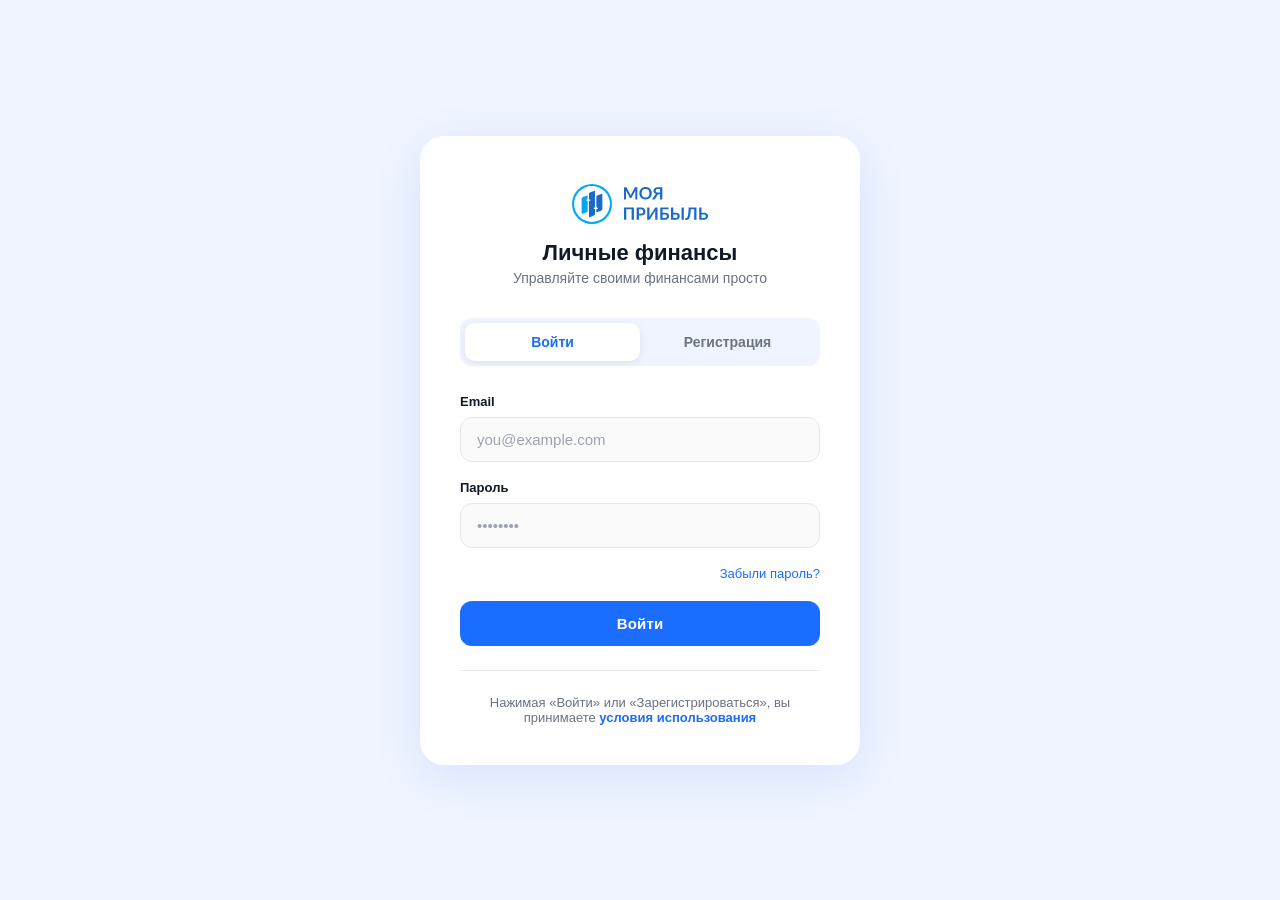
<file: frontend/operations.html>
<!DOCTYPE html>
<html lang="ru">
<head>
    <meta charset="UTF-8">
    <meta name="viewport" content="width=device-width, initial-scale=1.0">
    <title>Личные финансы — Операции</title>
    <style id="sidebar-init-style">.main-content{opacity:0!important;transition:none!important}.sidebar{transition:none!important}</style>
    <link rel="icon" href="assets/icons/logo.svg" type="image/svg+xml">
    <link rel="stylesheet" href="css/sidebar.css">
    <link rel="stylesheet" href="css/common.css">
    <style>
        /* ========== PAGE CONTENT ========== */
        .page {
            padding: 24px 32px;
            max-width: 1400px;
        }

        /* ========== ACCOUNTS ROW ========== */
        .section-title {
            font-size: 18px;
            font-weight: 700;
            color: var(--text-primary);
            margin-bottom: 12px;
            display: flex;
            align-items: center;
            gap: 8px;
        }

        .accounts-row {
            display: flex;
            gap: 10px;
            overflow-x: auto;
            padding-bottom: 4px;
            margin-bottom: 20px;
        }

        .accounts-row::-webkit-scrollbar { height: 4px; }
        .accounts-row::-webkit-scrollbar-track { background: transparent; }
        .accounts-row::-webkit-scrollbar-thumb { background: var(--border); border-radius: 2px; }

        .account-card {
            flex-shrink: 0;
            width: 190px;
            height: 120px;
            background: var(--bg-card-light);
            border-radius: 16px;
            padding: 16px 20px;
            transition: all 0.2s ease;
            cursor: pointer;
            border: 2px solid transparent;
            display: flex;
            flex-direction: column;
            justify-content: space-between;
        }

        .account-card:hover { border-color: var(--primary); }
        .account-card.selected { border-color: var(--primary); }

        .account-card-dark {
            background: linear-gradient(135deg, #1e293b 0%, #0f172a 100%);
            color: #fff;
        }
        .account-card-dark .account-name { color: rgba(255,255,255,0.6); }
        .account-card-dark .account-change { color: var(--success); }
        .account-card-dark .account-balance { color: #fff; }

        .account-name {
            font-size: 13px;
            font-weight: 500;
            color: var(--text-secondary);
        }

        .account-change {
            font-size: 11px;
            font-weight: 600;
            color: var(--success);
        }

        .account-balance {
            font-size: 20px;
            font-weight: 700;
            color: var(--text-primary);
            letter-spacing: -0.3px;
        }

        .account-card-add {
            background: var(--bg-card-light);
            border: 2px dashed var(--border);
            display: flex;
            flex-direction: column;
            align-items: center;
            justify-content: center;
            gap: 6px;
            color: var(--text-secondary);
            min-width: 90px;
            width: 90px;
        }
        .account-card-add:hover { border-color: var(--primary); color: var(--primary); }

        .account-card-add .add-icon {
            width: 30px; height: 30px;
            background: var(--primary-light);
            border-radius: 50%;
            display: flex; align-items: center; justify-content: center;
        }
        .account-card-add .add-icon svg { width: 16px; height: 16px; color: var(--primary); }
        .account-card-add span { font-size: 11px; font-weight: 500; text-align: center; line-height: 1.2; }

        /* ========== TOOLBAR ========== */
        .toolbar {
            display: flex;
            align-items: center;
            justify-content: space-between;
            margin-bottom: 8px;
            flex-wrap: wrap;
            gap: 12px;
        }

        .toolbar-left {
            display: flex;
            align-items: center;
            gap: 16px;
        }

        .toolbar-title {
            font-size: 16px;
            font-weight: 700;
            color: var(--text-primary);
        }

        .toolbar-tabs {
            display: flex;
            gap: 0;
        }

        .toolbar-tab {
            padding: 6px 16px;
            background: transparent;
            border: 1.5px solid var(--border);
            font-size: 12px;
            font-weight: 600;
            color: var(--text-secondary);
            cursor: pointer;
            transition: all 0.2s;
        }
        .toolbar-tab:first-child { border-radius: 8px 0 0 8px; }
        .toolbar-tab:last-child { border-radius: 0 8px 8px 0; }
        .toolbar-tab:not(:first-child) { margin-left: -1px; }

        .toolbar-tab:hover { color: var(--primary); border-color: var(--primary); z-index: 1; }
        .toolbar-tab.active {
            background: var(--text-primary);
            color: #fff;
            border-color: var(--text-primary);
            z-index: 1;
        }

        .toolbar-right {
            display: flex;
            align-items: center;
            gap: 8px;
        }

        .btn {
            padding: 6px 16px;
            border-radius: 8px;
            font-size: 12px;
            font-weight: 600;
            cursor: pointer;
            transition: all 0.2s;
            display: flex;
            align-items: center;
            gap: 6px;
            border: 1.5px solid var(--border);
            background: #fff;
            color: var(--text-secondary);
            height: 28px;
        }
        .btn:hover { border-color: var(--primary); color: var(--primary); }
        .btn svg { width: 12px; height: 12px; }

        .btn-primary {
            background: var(--primary);
            color: #fff;
            border-color: var(--primary);
        }
        .btn-primary:hover {
            background: var(--primary-dark);
            border-color: var(--primary-dark);
            color: #fff;
        }

        /* Pagination */
        .pagination {
            display: flex;
            align-items: center;
            gap: 2px;
        }

        .pagination button {
            min-width: 28px; height: 28px;
            border: 1.5px solid var(--border);
            background: #fff;
            border-radius: 8px;
            font-size: 12px;
            font-weight: 600;
            color: var(--text-secondary);
            cursor: pointer;
            transition: all 0.2s;
            padding: 0 6px;
        }
        .pagination button:hover { border-color: var(--primary); color: var(--primary); }
        .pagination button.active {
            background: var(--primary);
            color: #fff;
            border-color: var(--primary);
        }
        .pagination button:disabled { opacity: 0.4; cursor: not-allowed; }

        /* ========== FILTER BAR ========== */
        .filter-bar {
            display: flex;
            align-items: center;
            gap: 8px;
            padding: 10px 0;
            flex-wrap: wrap;
        }

        .filter-group {
            display: flex;
            align-items: center;
            gap: 6px;
        }

        .quick-date-btn {
            padding: 5px 10px;
            background: transparent;
            border: none;
            border-radius: 6px;
            font-size: 12px;
            font-weight: 500;
            color: var(--text-secondary);
            cursor: pointer;
            transition: all 0.2s;
        }
        .quick-date-btn:hover, .quick-date-btn.active {
            background: var(--primary-light);
            color: var(--primary);
        }

        .date-range {
            display: flex;
            align-items: center;
            gap: 4px;
            padding: 4px 10px;
            background: #fff;
            border: 1.5px solid var(--border);
            border-radius: 8px;
            font-size: 12px;
        }
        .date-range input {
            border: none; outline: none;
            font-size: 12px;
            color: var(--text-primary);
            background: transparent;
            width: 100px;
        }

        .search-filter {
            flex: 1;
            min-width: 180px;
            position: relative;
        }
        .search-filter input {
            width: 100%;
            padding: 5px 12px 5px 32px;
            border: 1.5px solid var(--border);
            border-radius: 8px;
            font-size: 12px;
            color: var(--text-primary);
            background: #fff;
            outline: none;
            transition: all 0.2s;
            height: 28px;
        }
        .search-filter input:focus { border-color: var(--primary); }
        .search-filter svg {
            position: absolute; left: 10px; top: 50%;
            transform: translateY(-50%);
            width: 14px; height: 14px;
            color: var(--text-secondary);
            pointer-events: none;
        }

        /* ========== EXTRA FILTERS ========== */
        .extra-filters {
            display: none;
            padding: 10px 0;
            gap: 12px;
            flex-wrap: wrap;
            align-items: flex-end;
        }
        .extra-filters.open { display: flex; }

        .filter-field {
            display: flex;
            flex-direction: column;
            gap: 4px;
        }
        .filter-field label {
            font-size: 10px;
            font-weight: 700;
            color: var(--text-secondary);
            text-transform: uppercase;
            letter-spacing: 0.05em;
        }
        .filter-field input,
        .filter-field select {
            padding: 5px 10px;
            border: 1.5px solid var(--border);
            border-radius: 8px;
            font-size: 12px;
            color: var(--text-primary);
            background: #fff;
            outline: none;
            transition: all 0.2s;
            min-width: 120px;
            height: 28px;
        }
        .filter-field input:focus,
        .filter-field select:focus { border-color: var(--primary); }

        /* ========== TABLE ========== */
        .table-wrapper {
            overflow-x: auto;
            border: 1px solid var(--border);
            border-radius: 12px;
            background: #fff;
        }

        table {
            width: 100%;
            border-collapse: collapse;
            font-size: 13px;
        }

        thead th {
            padding: 10px 12px;
            text-align: left;
            font-size: 12px;
            font-weight: 600;
            color: var(--text-secondary);
            background: #fafafa;
            border-bottom: 1px solid var(--border);
            white-space: nowrap;
            cursor: pointer;
            user-select: none;
        }
        thead th:hover { color: var(--text-primary); }
        thead th .sort-icon { display: inline-block; margin-left: 3px; opacity: 0.4; }
        thead th.sorted .sort-icon { opacity: 1; color: var(--primary); }

        tbody tr {
            border-bottom: 1px solid var(--border);
            transition: background 0.15s;
        }
        tbody tr:last-child { border-bottom: none; }
        tbody tr:hover { background: var(--primary-light); }
        tbody tr.selected-row { background: var(--primary-light); }

        tbody td {
            padding: 8px 12px;
            color: var(--text-primary);
            vertical-align: middle;
            font-size: 13px;
        }

        .td-check { width: 32px; text-align: center; }
        .td-check input { width: 14px; height: 14px; cursor: pointer; accent-color: var(--primary); }
        .td-num { color: var(--text-muted); font-size: 12px; white-space: nowrap; }
        .td-date { color: var(--text-secondary); font-size: 12px; white-space: nowrap; }
        .td-counterparty { font-size: 13px; }
        .td-desc { font-weight: 500; max-width: 280px; overflow: hidden; text-overflow: ellipsis; white-space: nowrap; }
        .td-account { color: var(--text-secondary); font-size: 13px; }
        .td-amount { font-weight: 700; text-align: right; white-space: nowrap; }
        .amount-income { color: var(--success); }
        .amount-expense { color: var(--danger); }
        .td-comment {
            color: var(--text-secondary);
            font-size: 12px;
            max-width: 200px;
            overflow: hidden;
            text-overflow: ellipsis;
            white-space: nowrap;
        }

        .td-actions { text-align: right; white-space: nowrap; }
        .action-btns { display: flex; gap: 2px; justify-content: flex-end; }
        .action-btn {
            width: 28px; height: 28px;
            border: none; background: transparent;
            border-radius: 6px;
            display: flex; align-items: center; justify-content: center;
            cursor: pointer;
            color: var(--text-muted);
            transition: all 0.2s;
        }
        .action-btn:hover { background: var(--bg-body); color: var(--primary); }
        .action-btn.delete:hover { background: #fef2f2; color: var(--danger); }
        .action-btn svg { width: 14px; height: 14px; }

        /* Table total row */
        .total-row td { background: #fafafa; font-weight: 700; border-top: 2px solid var(--border); }

        .type-segmented {
            display: flex;
            gap: 0;
        }
        .type-segmented button {
            flex: 1;
            padding: 8px 16px;
            border: 1.5px solid var(--border);
            background: #fff;
            font-size: 13px;
            font-weight: 600;
            color: var(--text-secondary);
            cursor: pointer;
            transition: all 0.2s;
        }
        .type-segmented button:first-child { border-radius: 8px 0 0 8px; }
        .type-segmented button:last-child { border-radius: 0 8px 8px 0; margin-left: -1px; }
        .type-segmented button.active-income,
        .type-segmented button.active-expense {
            background: var(--text-primary);
            color: #fff;
            border-color: var(--text-primary);
            z-index: 1;
        }

        /* Skeleton */
        .skeleton {
            background: linear-gradient(90deg, #f0f0f0 25%, #e0e0e0 50%, #f0f0f0 75%);
            background-size: 200% 100%;
            animation: shimmer 1.4s infinite;
            border-radius: 4px;
            display: inline-block;
        }
        @keyframes shimmer { to { background-position: -200% 0; } }

        /* Responsive */
        @media (max-width: 1024px) {
            .form-row { grid-template-columns: 1fr; }
            .toolbar { flex-wrap: wrap; }
        }

        /* Button-select groups in mini-panel */
        .cs-mini-panel .btn-select-group { display: flex; flex-wrap: wrap; gap: 6px; }
        .cs-mini-panel .btn-select {
            padding: 6px 12px; border-radius: 8px; border: 1.5px solid var(--border);
            background: #fafafa; color: var(--text-secondary); font-size: 12px;
            font-weight: 500; cursor: pointer; transition: all 0.15s; font-family: inherit;
        }
        .cs-mini-panel .btn-select:hover { border-color: var(--primary); color: var(--primary); background: var(--primary-light); }
        .cs-mini-panel .btn-select.selected { background: var(--primary); color: #fff; border-color: var(--primary); }

        /* Input with icon (calculator) */
        .input-with-icon { position: relative; }
        .input-with-icon input { padding-right: 36px; width: 100%; }
        .input-icon-btn {
            position: absolute; right: 4px; top: 50%; transform: translateY(-50%);
            width: 28px; height: 28px; border: none; background: transparent;
            border-radius: 6px; display: flex; align-items: center; justify-content: center;
            cursor: pointer; color: var(--text-muted); transition: all 0.2s;
        }
        .input-icon-btn:hover { background: var(--primary-light); color: var(--primary); }
        .input-icon-btn svg { width: 16px; height: 16px; }

        /* Calculator popup */
        .calc-popup {
            display: none; position: absolute; top: calc(100% + 4px); right: 0;
            background: #fff; border: 1.5px solid var(--border); border-radius: 10px;
            box-shadow: 0 4px 16px rgba(0,0,0,0.12); padding: 8px;
            z-index: 10; gap: 6px; align-items: center; width: 100%;
        }
        .calc-popup.open { display: flex; }
        .calc-popup input {
            flex: 1; padding: 8px 10px; border: 1.5px solid var(--border); border-radius: 8px;
            font-size: 13px; font-family: inherit; outline: none; min-width: 0;
        }
        .calc-popup input:focus { border-color: var(--primary); box-shadow: 0 0 0 3px var(--primary-light); }
        .calc-popup button {
            width: 34px; height: 34px; border: none; background: var(--primary);
            color: #fff; border-radius: 8px; font-size: 16px; font-weight: 700;
            cursor: pointer; flex-shrink: 0; transition: background 0.2s;
        }
        .calc-popup button:hover { background: var(--primary-dark); }

        @media (max-width: 768px) {
            .main-content { margin-left: 0; margin-bottom: 70px; }
            .page { padding: 16px; }
            .slide-panel { width: 100%; }
        }
    </style>
</head>
<body>

<main class="main-content">
    <div class="page">
        <!-- Section: Мои счета -->
        <div class="section-title">Мои счета</div>
        <div class="accounts-row" id="accounts-container">
            <div class="account-card account-card-dark selected skeleton" style="height:120px;"></div>
            <div class="account-card skeleton" style="height:120px;"></div>
            <div class="account-card skeleton" style="height:120px;"></div>
        </div>

        <!-- Toolbar -->
        <div class="toolbar">
            <div class="toolbar-left">
                <span class="toolbar-title">Все счета</span>
                <div class="toolbar-tabs">
                    <button class="toolbar-tab active" data-type="all">Все</button>
                    <button class="toolbar-tab" data-type="income">Приход</button>
                    <button class="toolbar-tab" data-type="expense">Расход</button>
                </div>
            </div>
            <div class="toolbar-right">
                <button class="btn" id="bulk-delete-btn" style="display:none;border-color:var(--danger);color:var(--danger)">
                    <svg viewBox="0 0 24 24" fill="none" stroke="currentColor" stroke-width="2" width="12" height="12"><polyline points="3 6 5 6 21 6"/><path d="M19 6v14a2 2 0 0 1-2 2H7a2 2 0 0 1-2-2V6m3 0V4a2 2 0 0 1 2-2h4a2 2 0 0 1 2 2v2"/></svg>
                    Удалить выбранные
                </button>
                <button class="btn" id="export-btn">
                    <svg viewBox="0 0 24 24" fill="none" stroke="currentColor" stroke-width="2"><path d="M21 15v4a2 2 0 0 1-2 2H5a2 2 0 0 1-2-2v-4"/><polyline points="7 10 12 15 17 10"/><line x1="12" y1="15" x2="12" y2="3"/></svg>
                    Экспорт
                </button>
                <button class="btn" id="toggle-filters-btn">
                    <svg viewBox="0 0 24 24" fill="none" stroke="currentColor" stroke-width="2"><line x1="4" y1="21" x2="4" y2="14"/><line x1="4" y1="10" x2="4" y2="3"/><line x1="12" y1="21" x2="12" y2="12"/><line x1="12" y1="8" x2="12" y2="3"/><line x1="20" y1="21" x2="20" y2="16"/><line x1="20" y1="12" x2="20" y2="3"/></svg>
                    Фильтры
                </button>
                <button class="btn btn-primary" id="add-operation-btn">Добавить</button>
                <div class="pagination" id="pagination-container"></div>
            </div>
        </div>

        <!-- Filter Bar -->
        <div class="filter-bar">
            <div class="filter-group">
                <button class="quick-date-btn" data-q="yesterday">Вчера</button>
                <button class="quick-date-btn" data-q="today">Сегодня</button>
                <button class="quick-date-btn" data-q="week">Неделя</button>
                <button class="quick-date-btn" data-q="month">Месяц</button>
            </div>
            <div class="date-range">
                <input type="date" id="date-from">
                <span style="color: var(--text-muted);">—</span>
                <input type="date" id="date-to">
            </div>
            <div class="search-filter">
                <svg viewBox="0 0 24 24" fill="none" stroke="currentColor" stroke-width="2"><circle cx="11" cy="11" r="8"/><path d="m21 21-4.35-4.35"/></svg>
                <input type="text" id="search-input" placeholder="Поиск по операциям...">
            </div>
            <button class="btn" id="search-btn">Найти</button>
        </div>

        <!-- Extra Filters -->
        <div class="extra-filters" id="extra-filters">
            <div class="filter-field">
                <label>Сумма от</label>
                <input type="number" id="amount-min" placeholder="0" min="0">
            </div>
            <div class="filter-field">
                <label>Сумма до</label>
                <input type="number" id="amount-max" placeholder="∞" min="0">
            </div>
            <div class="filter-field">
                <label>Фонд</label>
                <select id="filter-fund"><option value="">Все фонды</option></select>
            </div>
            <div class="filter-field">
                <label>Категория</label>
                <select id="filter-category"><option value="">Все категории</option></select>
            </div>
            <button class="btn" id="clear-filters-btn">Сбросить</button>
        </div>

        <!-- Table -->
        <div class="table-wrapper">
            <table>
                <thead>
                    <tr>
                        <th class="td-check"><input type="checkbox" id="select-all"></th>
                        <th>Номер <span class="sort-icon">▼</span></th>
                        <th>Дата <span class="sort-icon">▼</span></th>
                        <th>Контрагент</th>
                        <th>Описание</th>
                        <th>Счёт</th>
                        <th style="text-align:right;">Сумма</th>
                        <th>Комментарий</th>
                        <th></th>
                    </tr>
                </thead>
                <tbody id="transactions-tbody">
                    <tr>
                        <td class="td-check"><input type="checkbox"></td>
                        <td class="td-num"><span class="skeleton" style="width:40px;height:12px;"></span></td>
                        <td><span class="skeleton" style="width:70px;height:12px;"></span></td>
                        <td><span class="skeleton" style="width:90px;height:12px;"></span></td>
                        <td><span class="skeleton" style="width:200px;height:12px;"></span></td>
                        <td><span class="skeleton" style="width:80px;height:12px;"></span></td>
                        <td><span class="skeleton" style="width:80px;height:12px;"></span></td>
                        <td><span class="skeleton" style="width:120px;height:12px;"></span></td>
                        <td></td>
                    </tr>
                    <tr>
                        <td class="td-check"><input type="checkbox"></td>
                        <td class="td-num"><span class="skeleton" style="width:40px;height:12px;"></span></td>
                        <td><span class="skeleton" style="width:70px;height:12px;"></span></td>
                        <td><span class="skeleton" style="width:100px;height:12px;"></span></td>
                        <td><span class="skeleton" style="width:180px;height:12px;"></span></td>
                        <td><span class="skeleton" style="width:90px;height:12px;"></span></td>
                        <td><span class="skeleton" style="width:70px;height:12px;"></span></td>
                        <td><span class="skeleton" style="width:100px;height:12px;"></span></td>
                        <td></td>
                    </tr>
                    <tr>
                        <td class="td-check"><input type="checkbox"></td>
                        <td class="td-num"><span class="skeleton" style="width:40px;height:12px;"></span></td>
                        <td><span class="skeleton" style="width:70px;height:12px;"></span></td>
                        <td><span class="skeleton" style="width:80px;height:12px;"></span></td>
                        <td><span class="skeleton" style="width:220px;height:12px;"></span></td>
                        <td><span class="skeleton" style="width:85px;height:12px;"></span></td>
                        <td><span class="skeleton" style="width:90px;height:12px;"></span></td>
                        <td><span class="skeleton" style="width:130px;height:12px;"></span></td>
                        <td></td>
                    </tr>
                </tbody>
            </table>
        </div>
    </div>
</main>

<!-- Slide Panel: Add/Edit Transaction -->
<div class="slide-panel-overlay" id="transaction-modal">
    <div class="slide-panel">
        <div class="slide-panel-header">
            <h3 class="slide-panel-title" id="modal-title">Добавить платёж</h3>
            <button class="slide-panel-close" id="modal-close">
                <svg viewBox="0 0 24 24" fill="none" stroke="currentColor" stroke-width="2"><line x1="18" y1="6" x2="6" y2="18"/><line x1="6" y1="6" x2="18" y2="18"/></svg>
            </button>
        </div>
        <div class="slide-panel-body">
            <div class="type-segmented">
                <button type="button" class="active-expense" data-type="expense">Расход</button>
                <button type="button" data-type="income">Приход</button>
            </div>
            <div class="form-row">
                <div class="form-group">
                    <label>Дата</label>
                    <input type="date" id="tx-date" required>
                </div>
                <div class="form-group">
                    <label>Счёт</label>
                    <select id="tx-account" required data-custom-select data-always-search data-add-new="Добавить счёт" data-add-api="/accounts" data-add-field="name" data-add-placeholder="Название счёта"><option value="">Выбрать</option></select>
                </div>
            </div>
            <div class="form-row">
                <div class="form-group">
                    <label>Контрагент</label>
                    <select id="tx-counterparty" data-custom-select data-always-search data-add-new="Добавить контрагента" data-add-api="/counterparties" data-add-field="name" data-add-placeholder="Название контрагента"><option value="">Выбрать</option></select>
                </div>
                <div class="form-group">
                    <label>Сумма</label>
                    <div class="input-with-icon">
                        <input type="text" inputmode="decimal" id="tx-amount" placeholder="0,00 ₽" data-money required>
                        <button type="button" class="input-icon-btn" id="calc-toggle" title="Калькулятор">
                            <svg viewBox="0 0 24 24" fill="none" stroke="currentColor" stroke-width="2"><rect x="4" y="2" width="16" height="20" rx="2"/><line x1="8" y1="6" x2="16" y2="6"/><line x1="8" y1="10" x2="8" y2="10.01"/><line x1="12" y1="10" x2="12" y2="10.01"/><line x1="16" y1="10" x2="16" y2="10.01"/><line x1="8" y1="14" x2="8" y2="14.01"/><line x1="12" y1="14" x2="12" y2="14.01"/><line x1="16" y1="14" x2="16" y2="14.01"/><line x1="8" y1="18" x2="8" y2="18.01"/><line x1="12" y1="18" x2="16" y2="18"/></svg>
                        </button>
                        <div class="calc-popup" id="calc-popup">
                            <input type="text" id="calc-expr" placeholder="" autofocus>
                            <button type="button" id="calc-apply">=</button>
                        </div>
                    </div>
                </div>
            </div>
            <div class="form-group">
                <label>Статья учёта</label>
                <select id="tx-category" required data-custom-select data-add-new="Добавить статью" data-add-handler="createCategoryFromSelect"><option value="">Выбрать статью</option></select>
            </div>
            <div class="form-group" id="tx-fund-group">
                <label>Фонд</label>
                <select id="tx-fund" data-custom-select data-always-search data-add-new="Добавить фонд" data-add-handler="createFundFromSelect"><option value="">— Без фонда —</option></select>
            </div>
            <div class="form-group">
                <label>Описание операции</label>
                <input type="text" id="tx-description" placeholder="Оплата...">
            </div>
            <div class="form-group">
                <label>Комментарий</label>
                <textarea id="tx-comment" placeholder="Учесть..."></textarea>
            </div>
            <label class="checkbox-row" style="margin-top:8px">
                <input type="checkbox" id="add-another">
                Добавить ещё один платёж
            </label>
            <button class="btn-panel btn-panel-primary" id="modal-save">Добавить</button>
        </div>
    </div>
</div>

<script>
const API = 'http://127.0.0.1:8000';

const token = localStorage.getItem('token') || sessionStorage.getItem('token');
if (!token) { window.location.href = 'index.html'; }

function logout() {
    localStorage.removeItem('token');
    sessionStorage.removeItem('token');
    window.location.href = 'index.html';
}

async function apiFetch(path, options = {}) {
    const res = await fetch(API + path, {
        ...options,
        headers: {
            'Authorization': 'Bearer ' + token,
            'Content-Type': 'application/json',
            ...(options.headers || {}),
        },
    });
    if (res.status === 401) { logout(); }
    if (!res.ok) {
        const body = await res.json().catch(() => ({}));
        throw new Error(body.detail || 'HTTP ' + res.status);
    }
    if (res.status === 204) return null;
    return res.json();
}

function fmt(amount, currency = 'RUB') {
    return new Intl.NumberFormat('ru-RU', {
        style: 'currency', currency,
        minimumFractionDigits: 0, maximumFractionDigits: 0,
    }).format(amount);
}

function fmtDateShort(iso) {
    if (!iso) return '—';
    const d = new Date(iso);
    const months = ['янв','фев','мар','апр','май','июн','июл','авг','сен','окт','ноя','дек'];
    return `${d.getDate()} ${months[d.getMonth()]} ${String(d.getFullYear()).slice(2)}`;
}

function escHtml(str) {
    return String(str).replace(/&/g,'&amp;').replace(/</g,'&lt;').replace(/>/g,'&gt;').replace(/"/g,'&quot;');
}

let selectedAccount = 'all';
let filterType = 'all';
let transactions = [];
let accounts = [];
let funds = [];
let counterparties = [];
let accountMap = {};
let counterpartyMap = {};
let categoryMap = {};
let allCategories = [];
let currentTxType = 'expense';
let currentPage = 1;
const perPage = 20;

async function loadAccounts() {
    const container = document.getElementById('accounts-container');
    try {
        const [accs, fds, cps, cats] = await Promise.all([
            apiFetch('/accounts'),
            apiFetch('/funds'),
            apiFetch('/counterparties').catch(() => []),
            apiFetch('/categories').catch(() => []),
        ]);
        accounts = accs;
        funds = fds;
        counterparties = cps;

        accountMap = {};
        accs.forEach(a => accountMap[a.id] = a.name);

        counterpartyMap = {};
        cps.forEach(c => counterpartyMap[c.id] = c.name);

        categoryMap = {};
        cats.forEach(c => categoryMap[c.id] = c.name);

        container.innerHTML = '';

        const totalBalance = accs.reduce((s, a) => s + a.balance, 0) +
                             fds.reduce((s, f) => s + (f.balance || 0), 0);

        // All accounts card
        const allCard = document.createElement('div');
        allCard.className = 'account-card account-card-dark selected';
        allCard.innerHTML = `
            <div class="account-name">Все счета</div>
            <div class="account-change">&nbsp;</div>
            <div class="account-balance">${fmt(totalBalance)}</div>
        `;
        allCard.addEventListener('click', () => selectAccount('all', allCard));
        container.appendChild(allCard);

        accounts.forEach(acc => {
            const card = document.createElement('div');
            card.className = 'account-card';
            card.innerHTML = `
                <div style="display:flex;justify-content:space-between;align-items:start;">
                    <div class="account-name">${escHtml(acc.name)}</div>
                    <svg viewBox="0 0 24 24" width="14" height="14" fill="none" stroke="var(--text-muted)" stroke-width="2" style="cursor:pointer;flex-shrink:0;" onclick="window.location.href='accounts.html'"><path d="M11 4H4a2 2 0 0 0-2 2v14a2 2 0 0 0 2 2h14a2 2 0 0 0 2-2v-7"/><path d="M18.5 2.5a2.121 2.121 0 0 1 3 3L12 15l-4 1 1-4 9.5-9.5z"/></svg>
                </div>
                <div>
                    <div class="account-change">&nbsp;</div>
                    <div class="account-balance">${fmt(acc.balance)}</div>
                </div>
            `;
            card.addEventListener('click', () => selectAccount(acc.id, card));
            container.appendChild(card);
        });

        // Add account card
        const addCard = document.createElement('div');
        addCard.className = 'account-card account-card-add';
        addCard.innerHTML = `
            <div class="add-icon">
                <svg viewBox="0 0 24 24" fill="none" stroke="currentColor" stroke-width="2"><path d="M12 5v14M5 12h14"/></svg>
            </div>
            <span>Добавить<br>счёт</span>
        `;
        addCard.addEventListener('click', () => window.location.href = 'accounts.html');
        container.appendChild(addCard);

        // Populate selects
        const TYPE_LABELS = { budget:'Бюджет', investment:'Инвестиции', tax_reserve:'Налоги', debt:'Долг', loan:'Займ', placement:'Размещение' };
        const grouped = {};
        funds.forEach(f => { (grouped[f.type] = grouped[f.type] || []).push(f); });

        [document.getElementById('filter-fund'), document.getElementById('tx-fund')].forEach(sel => {
            if (!sel) return;
            const defaultOpt = sel.querySelector('option');
            sel.innerHTML = '';
            sel.appendChild(defaultOpt);
            for (const [type, list] of Object.entries(grouped)) {
                const og = document.createElement('optgroup');
                og.label = TYPE_LABELS[type] || type;
                list.forEach(f => { const o = document.createElement('option'); o.value = f.id; o.textContent = f.name; og.appendChild(o); });
                sel.appendChild(og);
            }
        });

        // Populate account select
        const txAccount = document.getElementById('tx-account');
        accounts.forEach(a => {
            const o = document.createElement('option');
            o.value = a.id; o.textContent = a.name;
            txAccount.appendChild(o);
        });

        // Populate counterparty select
        const txCp = document.getElementById('tx-counterparty');
        counterparties.forEach(c => {
            const o = document.createElement('option');
            o.value = c.id; o.textContent = c.name;
            txCp.appendChild(o);
        });

        // Store categories and populate filtered
        allCategories = cats;
        updateCategoryOptions(currentTxType);

        // Hide fund field if fund accounting disabled
        try {
            const settings = await apiFetch('/settings');
            if (!settings.fund_accounting_enabled) {
                const fg = document.getElementById('tx-fund-group');
                if (fg) fg.style.display = 'none';
            }
        } catch (e) {}

    } catch (err) {
        console.error('Error loading accounts:', err);
    }
}

function selectAccount(id, card) {
    selectedAccount = id;
    document.querySelectorAll('.account-card').forEach(c => c.classList.remove('selected'));
    card.classList.add('selected');
    loadTransactions();
}

function renderPagination(totalItems, itemsPerPage, page) {
    const container = document.getElementById('pagination-container');
    container.innerHTML = '';
    const totalPages = Math.ceil(totalItems / itemsPerPage);
    if (totalItems <= itemsPerPage) { container.style.display = 'none'; return; }
    container.style.display = 'flex';

    function addBtn(label, pageNum, disabled, active) {
        const btn = document.createElement('button');
        btn.textContent = label;
        if (disabled) btn.disabled = true;
        if (active) btn.classList.add('active');
        if (!disabled && !active) {
            btn.addEventListener('click', () => { currentPage = pageNum; displayPage(); });
        }
        container.appendChild(btn);
    }

    addBtn('<', page - 1, page <= 1, false);

    const maxVisible = 5;
    let startPage = Math.max(1, page - Math.floor(maxVisible / 2));
    let endPage = Math.min(totalPages, startPage + maxVisible - 1);
    if (endPage - startPage < maxVisible - 1) startPage = Math.max(1, endPage - maxVisible + 1);

    if (startPage > 1) { addBtn('1', 1, false, false); if (startPage > 2) { const dots = document.createElement('button'); dots.textContent = '...'; dots.disabled = true; container.appendChild(dots); } }
    for (let p = startPage; p <= endPage; p++) { addBtn(String(p), p, false, p === page); }
    if (endPage < totalPages) { if (endPage < totalPages - 1) { const dots = document.createElement('button'); dots.textContent = '...'; dots.disabled = true; container.appendChild(dots); } addBtn(String(totalPages), totalPages, false, false); }

    addBtn('>', page + 1, page >= totalPages, false);
}

function displayPage() {
    const tbody = document.getElementById('transactions-tbody');
    tbody.innerHTML = '';

    if (!transactions.length) {
        tbody.innerHTML = `<tr><td colspan="9" style="text-align:center;padding:32px;color:var(--text-secondary);">Операций не найдено</td></tr>`;
        renderPagination(0, perPage, 1);
        return;
    }

    const totalPages = Math.ceil(transactions.length / perPage);
    if (currentPage > totalPages) currentPage = totalPages;
    if (currentPage < 1) currentPage = 1;

    const start = (currentPage - 1) * perPage;
    const pageItems = transactions.slice(start, start + perPage);

    let total = 0;
    transactions.forEach(tx => { total += tx.type === 'income' ? tx.amount : -tx.amount; });

    pageItems.forEach((tx, i) => {
        const isIncome = tx.type === 'income';
        const tr = document.createElement('tr');
        tr.innerHTML = `
            <td class="td-check"><input type="checkbox"></td>
            <td class="td-num">#${String(start + i + 1).padStart(4, '0')}</td>
            <td class="td-date">${fmtDateShort(tx.date || tx.created_at)}</td>
            <td class="td-counterparty">${escHtml(counterpartyMap[tx.counterparty_id] || '—')}</td>
            <td class="td-desc">${escHtml(tx.description || tx.comment || 'Без описания')}</td>
            <td class="td-account">${escHtml(accountMap[tx.account_id] || '—')}</td>
            <td class="td-amount ${isIncome ? 'amount-income' : 'amount-expense'}">${fmt(tx.amount)}</td>
            <td class="td-comment">${escHtml(tx.comment || '—')}</td>
            <td class="td-actions">
                <div class="action-btns">
                    <button class="action-btn" onclick="editTransaction(${tx.id})" title="Редактировать">
                        <svg viewBox="0 0 24 24" fill="none" stroke="currentColor" stroke-width="2"><path d="M11 4H4a2 2 0 0 0-2 2v14a2 2 0 0 0 2 2h14a2 2 0 0 0 2-2v-7"/><path d="M18.5 2.5a2.121 2.121 0 0 1 3 3L12 15l-4 1 1-4 9.5-9.5z"/></svg>
                    </button>
                    <button class="action-btn delete" onclick="deleteTransaction(${tx.id})" title="Удалить">
                        <svg viewBox="0 0 24 24" fill="none" stroke="currentColor" stroke-width="2"><polyline points="3 6 5 6 21 6"/><path d="M19 6v14a2 2 0 0 1-2 2H7a2 2 0 0 1-2-2V6m3 0V4a2 2 0 0 1 2-2h4a2 2 0 0 1 2 2v2"/></svg>
                    </button>
                    <button class="action-btn" onclick="copyTransaction(${tx.id})" title="Копировать">
                        <svg viewBox="0 0 24 24" fill="none" stroke="currentColor" stroke-width="2"><rect x="9" y="9" width="13" height="13" rx="2"/><path d="M5 15H4a2 2 0 0 1-2-2V4a2 2 0 0 1 2-2h9a2 2 0 0 1 2 2v1"/></svg>
                    </button>
                </div>
            </td>
        `;
        tbody.appendChild(tr);
    });

    // Total row
    const totalTr = document.createElement('tr');
    totalTr.className = 'total-row';
    totalTr.innerHTML = `
        <td colspan="6"></td>
        <td class="td-amount" style="font-weight:700;">${fmt(total)}</td>
        <td colspan="2"></td>
    `;
    tbody.appendChild(totalTr);

    renderPagination(transactions.length, perPage, currentPage);
}

async function loadTransactions() {
    const tbody = document.getElementById('transactions-tbody');
    try {
        transactions = await apiFetch('/transactions');

        if (selectedAccount !== 'all') {
            if (String(selectedAccount).startsWith('fund-')) {
                const fundId = parseInt(String(selectedAccount).replace('fund-', ''));
                transactions = transactions.filter(t => t.fund_id === fundId);
            } else {
                transactions = transactions.filter(t => t.account_id === selectedAccount);
            }
        }

        if (filterType !== 'all') {
            transactions = transactions.filter(t => t.type === filterType);
        }

        currentPage = 1;
        displayPage();

    } catch (err) {
        console.error('Error loading transactions:', err);
        tbody.innerHTML = `<tr><td colspan="9" style="text-align:center;padding:32px;color:var(--danger);">Ошибка загрузки</td></tr>`;
    }
}

// Panel handling
const modal = document.getElementById('transaction-modal');
let editingId = null;

function openModal(edit = false) {
    editingId = null;
    document.getElementById('modal-title').textContent = edit ? 'Редактировать платёж' : 'Добавить платёж';
    document.getElementById('modal-save').textContent = edit ? 'Сохранить' : 'Добавить';
    document.getElementById('tx-date').valueAsDate = new Date();
    document.getElementById('tx-amount').value = '';
    document.getElementById('tx-account').value = '';
    document.getElementById('tx-category').value = '';
    document.getElementById('tx-counterparty').value = '';
    document.getElementById('tx-description').value = '';
    document.getElementById('tx-comment').value = '';
    document.getElementById('add-another').checked = false;
    // Reset type
    document.querySelectorAll('.type-segmented button').forEach(b => b.classList.remove('active-income', 'active-expense'));
    document.querySelector('.type-segmented button[data-type="expense"]').classList.add('active-expense');
    modal.classList.add('open');
}

function closeModal() {
    modal.classList.remove('open');
    editingId = null;
}

document.getElementById('add-operation-btn').addEventListener('click', () => openModal(false));
document.getElementById('modal-close').addEventListener('click', closeModal);

// Close on overlay click
document.getElementById('transaction-modal').addEventListener('click', (e) => {
    if (e.target === modal) closeModal();
});

// Type segmented — also update category filter
document.querySelectorAll('.type-segmented button').forEach(btn => {
    btn.addEventListener('click', () => {
        document.querySelectorAll('.type-segmented button').forEach(b => b.classList.remove('active-income', 'active-expense'));
        btn.classList.add(btn.dataset.type === 'income' ? 'active-income' : 'active-expense');
        currentTxType = btn.dataset.type;
        updateCategoryOptions(currentTxType);
    });
});

// Filter toggle
document.getElementById('toggle-filters-btn').addEventListener('click', () => {
    document.getElementById('extra-filters').classList.toggle('open');
});

// Quick dates
document.querySelectorAll('.quick-date-btn').forEach(btn => {
    btn.addEventListener('click', () => {
        document.querySelectorAll('.quick-date-btn').forEach(b => b.classList.remove('active'));
        btn.classList.add('active');
        const now = new Date();
        const from = document.getElementById('date-from');
        const to = document.getElementById('date-to');
        switch(btn.dataset.q) {
            case 'yesterday':
                const y = new Date(now); y.setDate(y.getDate() - 1);
                from.valueAsDate = y; to.valueAsDate = y; break;
            case 'today':
                from.valueAsDate = now; to.valueAsDate = now; break;
            case 'week':
                const ws = new Date(now); ws.setDate(ws.getDate() - 7);
                from.valueAsDate = ws; to.valueAsDate = now; break;
            case 'month':
                from.valueAsDate = new Date(now.getFullYear(), now.getMonth(), 1);
                to.valueAsDate = now; break;
        }
    });
});

// Toolbar tabs
document.querySelectorAll('.toolbar-tab').forEach(btn => {
    btn.addEventListener('click', () => {
        document.querySelectorAll('.toolbar-tab').forEach(b => b.classList.remove('active'));
        btn.classList.add('active');
        filterType = btn.dataset.type;
        loadTransactions();
    });
});

// Init
document.addEventListener('DOMContentLoaded', () => {
    const today = new Date();
    document.getElementById('date-from').valueAsDate = new Date(today.getFullYear(), today.getMonth(), 1);
    document.getElementById('date-to').valueAsDate = today;
    loadAccounts();
    loadTransactions();
});

// Save transaction
document.getElementById('modal-save').addEventListener('click', async () => {
    const activeType = document.querySelector('.type-segmented button[class*="active-"]');
    const type = activeType && activeType.dataset.type === 'income' ? 'income' : 'expense';
    const date = document.getElementById('tx-date').value;
    const amount = parseMoney(document.getElementById('tx-amount').value);
    const account_id = parseInt(document.getElementById('tx-account').value) || null;
    const category_id = parseInt(document.getElementById('tx-category').value) || null;
    const fundSel = document.getElementById('tx-fund');
    const fund_id = fundSel ? (parseInt(fundSel.value) || null) : null;
    const comment = document.getElementById('tx-comment').value.trim() || null;
    const description = document.getElementById('tx-description').value.trim() || null;

    if (!date || !amount) {
        const panel = document.querySelector('#transaction-modal .slide-panel');
        if (!validatePanel(panel)) return;
        return;
    }

    const body = { date: date + 'T00:00:00', amount, type };
    if (fund_id) body.fund_id = fund_id;
    if (account_id) body.account_id = account_id;
    if (category_id) body.category_id = category_id;
    if (comment) body.comment = comment;
    if (description) body.description = description;

    try {
        if (editingId) {
            await apiFetch(`/transactions/${editingId}`, { method: 'PUT', body: JSON.stringify(body) });
        } else {
            await apiFetch('/transactions', { method: 'POST', body: JSON.stringify(body) });
        }

        const addAnother = document.getElementById('add-another').checked;
        if (addAnother && !editingId) {
            document.getElementById('tx-amount').value = '';
            document.getElementById('tx-description').value = '';
            document.getElementById('tx-comment').value = '';
            loadTransactions();
        } else {
            closeModal();
            loadTransactions();
        }
    } catch (err) { alert('Ошибка: ' + err.message); }
});

function editTransaction(id) {
    const tx = transactions.find(t => t.id === id);
    if (!tx) return;
    editingId = id;
    document.getElementById('modal-title').textContent = 'Редактировать платёж';
    document.getElementById('modal-save').textContent = 'Сохранить';
    document.getElementById('tx-date').value = tx.date ? tx.date.split('T')[0] : '';
    document.getElementById('tx-amount').value = formatMoney(tx.amount);
    document.getElementById('tx-account').value = tx.account_id || '';
    document.getElementById('tx-category').value = tx.category_id || '';
    document.getElementById('tx-counterparty').value = '';
    document.getElementById('tx-description').value = tx.description || '';
    document.getElementById('tx-comment').value = tx.comment || '';
    const fundSel = document.getElementById('tx-fund');
    if (fundSel) fundSel.value = tx.fund_id || '';
    document.querySelectorAll('.type-segmented button').forEach(b => b.classList.remove('active-income', 'active-expense'));
    const typeBtn = document.querySelector(`.type-segmented button[data-type="${tx.type}"]`);
    if (typeBtn) typeBtn.classList.add(tx.type === 'income' ? 'active-income' : 'active-expense');
    modal.classList.add('open');
}

async function deleteTransaction(id) {
    if (!confirm('Удалить эту операцию?')) return;
    try {
        await apiFetch(`/transactions/${id}`, { method: 'DELETE' });
        loadTransactions();
    } catch (err) { alert('Ошибка: ' + err.message); }
}

function copyTransaction(id) {
    const tx = transactions.find(t => t.id === id);
    if (!tx) return;
    openModal(false);
    document.getElementById('tx-date').valueAsDate = new Date();
    document.getElementById('tx-amount').value = formatMoney(tx.amount);
    document.getElementById('tx-account').value = tx.account_id || '';
    document.getElementById('tx-category').value = tx.category_id || '';
    document.getElementById('tx-description').value = tx.description || '';
    document.getElementById('tx-comment').value = tx.comment || '';
    const fundSel = document.getElementById('tx-fund');
    if (fundSel) fundSel.value = tx.fund_id || '';
    document.querySelectorAll('.type-segmented button').forEach(b => b.classList.remove('active-income', 'active-expense'));
    const typeBtn = document.querySelector(`.type-segmented button[data-type="${tx.type}"]`);
    if (typeBtn) typeBtn.classList.add(tx.type === 'income' ? 'active-income' : 'active-expense');
}

document.getElementById('select-all').addEventListener('change', (e) => {
    document.querySelectorAll('.td-check input[type="checkbox"]').forEach(cb => { cb.checked = e.target.checked; });
});

document.addEventListener('change', (e) => {
    if (e.target.closest('.td-check')) {
        const checked = document.querySelectorAll('#transactions-tbody .td-check input:checked').length;
        document.getElementById('bulk-delete-btn').style.display = checked > 0 ? 'flex' : 'none';
    }
});

// ── Filter categories by income/expense type ──
function updateCategoryOptions(type) {
    const sel = document.getElementById('tx-category');
    const placeholder = sel.querySelector('option[value=""]') || sel.options[0];
    sel.innerHTML = '';
    if (placeholder) sel.appendChild(placeholder);

    // Only show level 1 (leaf articles) matching the selected type
    const leaves = allCategories.filter(c => c.level === 1 && (!c.type || c.type === type));

    // Build parent name map for optgroup labels
    const parentNames = {};
    allCategories.forEach(c => { parentNames[c.id] = c.name; });

    // Group by parent_id (level 2 groups)
    const groups = {};
    leaves.forEach(c => {
        const key = c.parent_id || '_root';
        (groups[key] = groups[key] || []).push(c);
    });

    for (const [parentId, items] of Object.entries(groups)) {
        if (items.length === 0) continue;
        if (parentId !== '_root' && parentNames[parentId]) {
            const og = document.createElement('optgroup');
            og.label = parentNames[parentId];
            items.forEach(c => { const o = document.createElement('option'); o.value = c.id; o.textContent = c.name; og.appendChild(o); });
            sel.appendChild(og);
        } else {
            items.forEach(c => { const o = document.createElement('option'); o.value = c.id; o.textContent = c.name; sel.appendChild(o); });
        }
    }

    // Refresh custom select if initialized
    if (sel._customSelect) sel._customSelect.refresh();
}

// ── Create fund from custom select handler ──
window.createFundFromSelect = function(onCreated) {
    // Open a mini-panel with name + type fields
    const overlay = document.createElement('div');
    overlay.className = 'cs-mini-overlay';
    overlay.innerHTML = `
        <div class="cs-mini-panel">
            <div class="cs-mini-header">
                <h4>Добавить фонд</h4>
                <button class="cs-mini-close"><svg viewBox="0 0 24 24" fill="none" stroke="currentColor" stroke-width="2"><line x1="18" y1="6" x2="6" y2="18"/><line x1="6" y1="6" x2="18" y2="18"/></svg></button>
            </div>
            <div class="cs-mini-body">
                <div class="form-group">
                    <label>Название</label>
                    <input type="text" id="cs-fund-name" placeholder="Например: Текущие расходы" autofocus>
                </div>
                <div class="form-group">
                    <label>Тип фонда</label>
                    <select id="cs-fund-type">
                        <option value="budget">Бюджетный</option>
                        <option value="investment">Инвестиционный</option>
                        <option value="tax_reserve">Налоговый резерв</option>
                        <option value="debt">Долг</option>
                        <option value="loan">Займ</option>
                        <option value="placement">Размещение</option>
                    </select>
                </div>
                <div class="cs-mini-error"></div>
            </div>
            <div class="cs-mini-footer">
                <button class="cs-mini-save">Создать</button>
                <button class="cs-mini-cancel">Отмена</button>
            </div>
        </div>
    `;
    document.body.appendChild(overlay);
    requestAnimationFrame(() => overlay.classList.add('open'));

    const nameInput = overlay.querySelector('#cs-fund-name');
    const typeSelect = overlay.querySelector('#cs-fund-type');
    const errEl = overlay.querySelector('.cs-mini-error');
    const saveBtn = overlay.querySelector('.cs-mini-save');

    setTimeout(() => nameInput.focus(), 100);

    function closeMini() {
        overlay.classList.remove('open');
        setTimeout(() => overlay.remove(), 300);
    }

    overlay.querySelector('.cs-mini-close').addEventListener('click', closeMini);
    overlay.querySelector('.cs-mini-cancel').addEventListener('click', closeMini);
    overlay.addEventListener('click', (e) => { if (e.target === overlay) closeMini(); });
    nameInput.addEventListener('keydown', (e) => { if (e.key === 'Escape') closeMini(); });

    saveBtn.addEventListener('click', async () => {
        const name = nameInput.value.trim();
        if (!name) { errEl.textContent = 'Введите название'; errEl.style.display = 'block'; nameInput.focus(); return; }
        saveBtn.disabled = true; saveBtn.textContent = '...';
        try {
            const res = await apiFetch('/funds', {
                method: 'POST',
                body: JSON.stringify({ name, type: typeSelect.value })
            });
            onCreated(res.id, res.name);
            closeMini();
        } catch (err) {
            errEl.textContent = err.message; errEl.style.display = 'block';
            saveBtn.disabled = false; saveBtn.textContent = 'Создать';
        }
    });
};

// ── Create group from custom select handler (3rd level panel) ──
window.createGroupFromSelect = function(onCreated) {
    const overlay = document.createElement('div');
    overlay.className = 'cs-mini-overlay';
    overlay.style.zIndex = '1200';

    // Determine current type & activity from the parent panel's btn-select
    const parentType = document.querySelector('#cs-cat-type-btns .btn-select.selected');
    const parentAct = document.querySelector('#cs-cat-activity-btns .btn-select.selected');
    const type = parentType ? parentType.dataset.value : (currentTxType || 'expense');
    const typeLabel = type === 'income' ? 'Приход' : 'Расход';

    overlay.innerHTML = `
        <div class="cs-mini-panel" style="z-index:1201">
            <div class="cs-mini-header">
                <h4>Добавить группу</h4>
                <button class="cs-mini-close"><svg viewBox="0 0 24 24" fill="none" stroke="currentColor" stroke-width="2"><line x1="18" y1="6" x2="6" y2="18"/><line x1="6" y1="6" x2="18" y2="18"/></svg></button>
            </div>
            <div class="cs-mini-body">
                <div class="form-group">
                    <label>Тип: <strong>${typeLabel}</strong></label>
                </div>
                <div class="form-group">
                    <label>Название группы</label>
                    <input type="text" id="cs-grp-name" placeholder="Например: Питание" autofocus>
                </div>
                <div class="cs-mini-error"></div>
            </div>
            <div class="cs-mini-footer">
                <button class="cs-mini-save">Создать</button>
                <button class="cs-mini-cancel">Отмена</button>
            </div>
        </div>
    `;
    document.body.appendChild(overlay);
    requestAnimationFrame(() => overlay.classList.add('open'));

    const nameInput = overlay.querySelector('#cs-grp-name');
    const errEl = overlay.querySelector('.cs-mini-error');
    const saveBtn = overlay.querySelector('.cs-mini-save');

    setTimeout(() => nameInput.focus(), 100);

    function closeMini() {
        overlay.classList.remove('open');
        setTimeout(() => overlay.remove(), 300);
    }

    overlay.querySelector('.cs-mini-close').addEventListener('click', closeMini);
    overlay.querySelector('.cs-mini-cancel').addEventListener('click', closeMini);
    overlay.addEventListener('click', (e) => { if (e.target === overlay) closeMini(); });
    nameInput.addEventListener('keydown', (e) => { if (e.key === 'Escape') closeMini(); });

    saveBtn.addEventListener('click', async () => {
        const name = nameInput.value.trim();
        if (!name) { errEl.textContent = 'Введите название'; errEl.style.display = 'block'; nameInput.focus(); return; }
        saveBtn.disabled = true; saveBtn.textContent = '...';

        // Find parent_id: level-3 category matching type (and activity)
        let parent_id = null;
        const hasActivity = localStorage.getItem('activityMode') === 'true';
        if (hasActivity && parentAct) {
            const actId = parseInt(parentAct.dataset.value);
            const level3 = allCategories.find(c => c.level === 3 && c.parent_id === actId && c.type === type);
            if (level3) parent_id = level3.id;
        } else {
            const level3 = allCategories.find(c => c.level === 3 && c.type === type);
            if (level3) parent_id = level3.id;
        }

        try {
            const res = await apiFetch('/categories', {
                method: 'POST',
                body: JSON.stringify({ name, type, level: 2, parent_id })
            });
            allCategories.push(res);
            onCreated(res.id, res.name);
            closeMini();
        } catch (err) {
            errEl.textContent = err.message; errEl.style.display = 'block';
            saveBtn.disabled = false; saveBtn.textContent = 'Создать';
        }
    });
};

window.createCategoryFromSelect = function(onCreated) {
    const overlay = document.createElement('div');
    overlay.className = 'cs-mini-overlay';
    const preselectedType = currentTxType || 'expense';
    const hasActivity = localStorage.getItem('activityMode') === 'true';

    const activities = allCategories.filter(c => c.level === 4);
    const groups = allCategories.filter(c => c.level === 2);

    let activityHtml = '';
    if (hasActivity && activities.length) {
        activityHtml = `
            <div class="form-group">
                <label>Вид деятельности</label>
                <div class="btn-select-group" id="cs-cat-activity-btns">
                    ${activities.map((a, i) => `<button type="button" class="btn-select${i === 0 ? ' selected' : ''}" data-value="${a.id}">${a.name}</button>`).join('')}
                </div>
            </div>`;
    }

    overlay.innerHTML = `
        <div class="cs-mini-panel">
            <div class="cs-mini-header">
                <h4>Добавить статью</h4>
                <button class="cs-mini-close"><svg viewBox="0 0 24 24" fill="none" stroke="currentColor" stroke-width="2"><line x1="18" y1="6" x2="6" y2="18"/><line x1="6" y1="6" x2="18" y2="18"/></svg></button>
            </div>
            <div class="cs-mini-body">
                ${activityHtml}
                <div class="form-group">
                    <label>Тип</label>
                    <div class="btn-select-group" id="cs-cat-type-btns">
                        <button type="button" class="btn-select${preselectedType === 'expense' ? ' selected' : ''}" data-value="expense">Расход</button>
                        <button type="button" class="btn-select${preselectedType === 'income' ? ' selected' : ''}" data-value="income">Приход</button>
                    </div>
                </div>
                <div class="form-group">
                    <label>Группа</label>
                    <select id="cs-cat-group" data-custom-select data-always-search data-add-new="Добавить группу" data-add-handler="createGroupFromSelect">
                        <option value="">— Без группы —</option>
                    </select>
                </div>
                <div class="form-group">
                    <label>Название</label>
                    <input type="text" id="cs-cat-name" placeholder="Например: Продукты" autofocus>
                </div>
                <div class="cs-mini-error"></div>
            </div>
            <div class="cs-mini-footer">
                <button class="cs-mini-save">Создать</button>
                <button class="cs-mini-cancel">Отмена</button>
            </div>
        </div>
    `;
    document.body.appendChild(overlay);
    requestAnimationFrame(() => overlay.classList.add('open'));

    const nameInput = overlay.querySelector('#cs-cat-name');
    const groupSelect = overlay.querySelector('#cs-cat-group');
    const errEl = overlay.querySelector('.cs-mini-error');
    const saveBtn = overlay.querySelector('.cs-mini-save');

    // Button select helpers
    function getSelected(groupId) {
        const s = overlay.querySelector(`#${groupId} .btn-select.selected`);
        return s ? s.dataset.value : null;
    }
    function initBtnGroup(groupId, onChange) {
        overlay.querySelectorAll(`#${groupId} .btn-select`).forEach(btn => {
            btn.addEventListener('click', () => {
                overlay.querySelectorAll(`#${groupId} .btn-select`).forEach(b => b.classList.remove('selected'));
                btn.classList.add('selected');
                if (onChange) onChange();
            });
        });
    }

    function rebuildGroups() {
        const type = getSelected('cs-cat-type-btns');
        groupSelect.innerHTML = '<option value="">— Без группы —</option>';
        const currentGroups = allCategories.filter(c => c.level === 2);
        let filtered = currentGroups.filter(g => g.type === type);
        if (hasActivity) {
            const actId = parseInt(getSelected('cs-cat-activity-btns'));
            if (actId) {
                const level3ids = allCategories.filter(c => c.level === 3 && c.parent_id === actId && c.type === type).map(c => c.id);
                filtered = filtered.filter(g => level3ids.includes(g.parent_id));
            }
        }
        filtered.forEach(g => {
            const o = document.createElement('option');
            o.value = g.id; o.textContent = g.name;
            groupSelect.appendChild(o);
        });
        if (groupSelect._customSelect) groupSelect._customSelect.refresh();
    }

    initBtnGroup('cs-cat-type-btns', rebuildGroups);
    if (hasActivity && activities.length) initBtnGroup('cs-cat-activity-btns', rebuildGroups);
    rebuildGroups();

    // Initialize CustomSelect on group dropdown
    if (typeof initCustomSelects === 'function') initCustomSelects(overlay);

    setTimeout(() => nameInput.focus(), 100);

    function closeMini() {
        overlay.classList.remove('open');
        setTimeout(() => overlay.remove(), 300);
    }

    overlay.querySelector('.cs-mini-close').addEventListener('click', closeMini);
    overlay.querySelector('.cs-mini-cancel').addEventListener('click', closeMini);
    overlay.addEventListener('click', (e) => { if (e.target === overlay) closeMini(); });
    nameInput.addEventListener('keydown', (e) => { if (e.key === 'Escape') closeMini(); });

    saveBtn.addEventListener('click', async () => {
        const name = nameInput.value.trim();
        if (!name) { errEl.textContent = 'Введите название'; errEl.style.display = 'block'; nameInput.focus(); return; }
        saveBtn.disabled = true; saveBtn.textContent = '...';
        const type = getSelected('cs-cat-type-btns');
        const parent_id = groupSelect.value ? parseInt(groupSelect.value) : null;
        try {
            const res = await apiFetch('/categories', {
                method: 'POST',
                body: JSON.stringify({ name, type, level: 1, parent_id })
            });
            allCategories.push(res);
            updateCategoryOptions(currentTxType);
            const filterCat = document.getElementById('filter-category');
            if (filterCat) {
                const o = document.createElement('option');
                o.value = res.id; o.textContent = res.name;
                filterCat.appendChild(o);
            }
            categoryMap[res.id] = res.name;
            onCreated(res.id, res.name);
            closeMini();
        } catch (err) {
            errEl.textContent = err.message; errEl.style.display = 'block';
            saveBtn.disabled = false; saveBtn.textContent = 'Создать';
        }
    });
};

// ── Calculator popup ─────────────────────────────────────────────────────────
(function() {
    const toggle = document.getElementById('calc-toggle');
    const popup = document.getElementById('calc-popup');
    const expr = document.getElementById('calc-expr');
    const apply = document.getElementById('calc-apply');
    const amountInput = document.getElementById('tx-amount');

    function safeCalc(s) {
        const sanitized = s.replace(/,/g, '.').replace(/\s/g, '');
        if (!/^[0-9+\-*/().]+$/.test(sanitized)) return null;
        try { return new Function('return (' + sanitized + ')')(); } catch { return null; }
    }

    toggle.addEventListener('click', () => {
        popup.classList.toggle('open');
        if (popup.classList.contains('open')) { expr.value = ''; setTimeout(() => expr.focus(), 50); }
    });

    function applyCalc() {
        const result = safeCalc(expr.value);
        if (result === null || isNaN(result)) { expr.style.borderColor = 'var(--danger)'; return; }
        expr.style.borderColor = '';
        // Format via money formatter (from layout.js)
        const formatted = typeof formatMoney === 'function' ? formatMoney(result) : result.toFixed(2).replace('.', ',');
        amountInput.value = formatted;
        amountInput.dispatchEvent(new Event('change', { bubbles: true }));
        popup.classList.remove('open');
        amountInput.focus();
        amountInput.blur();
    }

    apply.addEventListener('click', applyCalc);
    expr.addEventListener('keydown', (e) => { if (e.key === 'Enter') { e.preventDefault(); applyCalc(); } if (e.key === 'Escape') popup.classList.remove('open'); });

    // Close popup on outside click
    document.addEventListener('click', (e) => {
        if (!popup.contains(e.target) && e.target !== toggle && !toggle.contains(e.target)) popup.classList.remove('open');
    });
})();
</script>
<script src="js/custom-select.js"></script>
<script src="js/layout.js"></script>
</body>
</html>
</file>
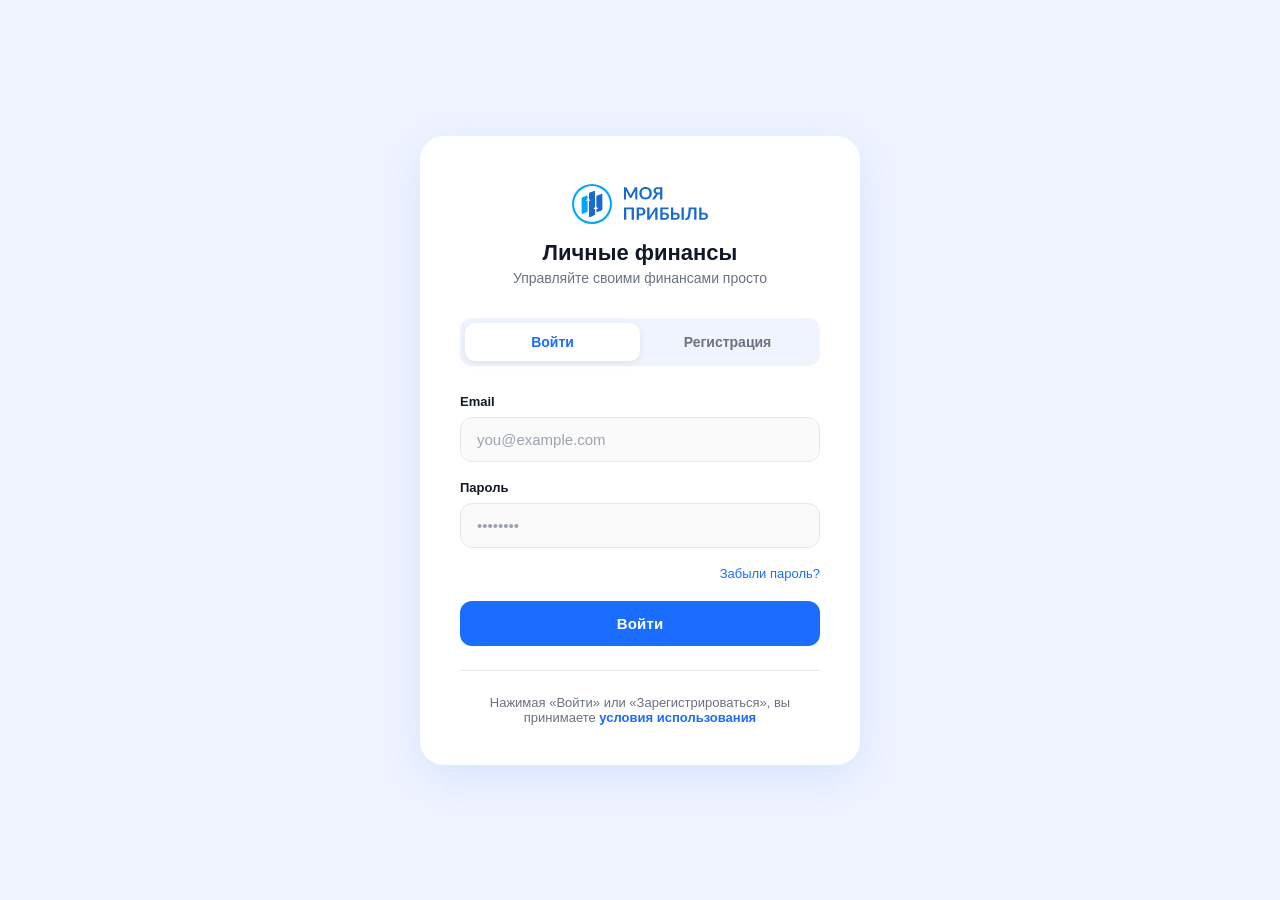
<file: frontend/settings.html>
<!DOCTYPE html>
<html lang="ru">
<head>
    <meta charset="UTF-8">
    <meta name="viewport" content="width=device-width, initial-scale=1.0">
    <title>Личные финансы — Настройки</title>
    <style id="sidebar-init-style">.main-content{opacity:0!important;transition:none!important}.sidebar{transition:none!important}</style>
    <link rel="icon" href="assets/icons/logo.svg" type="image/svg+xml">
    <link rel="stylesheet" href="css/sidebar.css">
    <link rel="stylesheet" href="css/common.css">
    <style>
        .page { padding: 32px; max-width: 900px; }
        .page-header { margin-bottom: 32px; }
        .page-header h1 { font-size: 24px; font-weight: 700; }

        .btn { padding: 6px 16px; border-radius: 8px; font-size: 12px; font-weight: 600; cursor: pointer; transition: all 0.2s; display: inline-flex; align-items: center; gap: 6px; border: none; height: 28px; }
        .btn-primary { background: var(--primary); color: #fff; }
        .btn-primary:hover { background: var(--primary-dark); }
        .btn-secondary { background: #fff; color: var(--text-secondary); border: 1.5px solid var(--border); }
        .btn-danger { background: var(--danger); color: #fff; }
        .btn-sm { padding: 4px 12px; font-size: 12px; }

        .settings-card { background: var(--bg-card-light); border: 1px solid var(--border); border-radius: 20px; padding: 24px; margin-bottom: 24px; }
        .settings-card h2 { font-size: 18px; font-weight: 700; margin-bottom: 16px; }

        .setting-row { display: flex; align-items: center; justify-content: space-between; padding: 12px 0; border-bottom: 1px solid var(--border); }
        .setting-row:last-child { border-bottom: none; }
        .setting-label { font-size: 14px; color: var(--text-primary); }
        .setting-desc { font-size: 12px; color: var(--text-muted); margin-top: 2px; }

        .toggle { position: relative; width: 48px; height: 26px; flex-shrink: 0; }
        .toggle input { opacity: 0; width: 0; height: 0; }
        .toggle-slider { position: absolute; inset: 0; background: var(--border); border-radius: 26px; cursor: pointer; transition: background 0.2s; }
        .toggle-slider::before { content: ''; position: absolute; width: 20px; height: 20px; background: #fff; border-radius: 50%; top: 3px; left: 3px; transition: transform 0.2s; }
        .toggle input:checked + .toggle-slider { background: var(--primary); }
        .toggle input:checked + .toggle-slider::before { transform: translateX(22px); }

        .setting-input { width: 80px; padding: 6px 10px; border: 1.5px solid var(--border); border-radius: 8px; font-size: 14px; text-align: center; }
        .setting-input:focus { border-color: var(--primary); outline: none; box-shadow: 0 0 0 3px var(--primary-light); }

        .tax-table { width: 100%; border-collapse: collapse; margin-top: 16px; }
        .tax-table th { font-size: 12px; font-weight: 600; color: var(--text-secondary); text-transform: uppercase; padding: 8px 12px; text-align: left; border-bottom: 2px solid var(--border); }
        .tax-table td { padding: 10px 12px; border-bottom: 1px solid var(--border); font-size: 14px; }
        .tax-table tr[data-year] { cursor: pointer; transition: background 0.15s; }
        .tax-table tr[data-year]:hover { background: var(--bg-hover, #f5f5f5); }
        .tax-table .col-actions { text-align: right; width: 60px; }

        .form-error { font-size: 12px; color: var(--danger); }

        .bracket-row { display: grid; grid-template-columns: 1fr 80px 36px; gap: 8px; align-items: end; margin-bottom: 10px; }
        .bracket-row .form-group { margin-bottom: 0; }
        .bracket-row .btn-remove { width: 36px; height: 40px; border: none; background: transparent; color: var(--danger); cursor: pointer; border-radius: 8px; font-size: 18px; display: flex; align-items: center; justify-content: center; }
        .bracket-row .btn-remove:hover { background: #fee2e2; }

        /* Confirm Modal */
        .confirm-overlay { position: fixed; inset: 0; background: rgba(0,0,0,0.4); display: flex; align-items: center; justify-content: center; z-index: 1100; opacity: 0; pointer-events: none; transition: opacity 0.2s; }
        .confirm-overlay.open { opacity: 1; pointer-events: all; }
        .confirm-box { background: #fff; border-radius: 20px; width: 100%; max-width: 380px; padding: 32px; text-align: center; }
        .confirm-box h3 { font-size: 18px; font-weight: 700; color: var(--text-primary); margin-bottom: 12px; }
        .confirm-box p { font-size: 14px; color: var(--text-secondary); margin-bottom: 24px; line-height: 1.5; }
        .confirm-footer { display: flex; gap: 12px; justify-content: center; }

        @media (max-width: 768px) { .main-content { margin-left: 0; margin-bottom: 70px; } .page { padding: 16px; } .form-row { grid-template-columns: 1fr; } }
    </style>
</head>
<body>
<main class="main-content">
    <div class="page">
        <div class="page-header"><h1>Настройки</h1></div>

        <!-- General Settings -->
        <div class="settings-card">
            <h2>Общие</h2>
            <div class="setting-row">
                <div>
                    <div class="setting-label">Учёт по фондам</div>
                    <div class="setting-desc">Включите для распределения доходов/расходов по фондам</div>
                </div>
                <label class="toggle">
                    <input type="checkbox" id="fund-toggle">
                    <span class="toggle-slider"></span>
                </label>
            </div>
        </div>

        <!-- Categories Settings -->
        <div class="settings-card">
            <h2>Статьи учёта</h2>
            <div class="setting-row">
                <div>
                    <div class="setting-label">Вести учёт по видам деятельности</div>
                    <div class="setting-desc">При включении в структуру категорий добавляется уровень «Вид деятельности» с тремя разделами: Операционная, Инвестиционная и Финансовая деятельность</div>
                </div>
                <label class="toggle">
                    <input type="checkbox" id="activity-mode-toggle">
                    <span class="toggle-slider"></span>
                </label>
            </div>
        </div>

        <!-- Tax Settings -->
        <div class="settings-card">
            <h2>НДФЛ на доходы от вкладов</h2>
            <p style="font-size:14px;color:var(--text-secondary);margin-bottom:8px">Настройте пороги и ставки налога по годам. Если для текущего года нет настройки, используется ближайшая прошлогодняя.</p>
            <button class="btn btn-sm btn-secondary" id="add-tax-btn">+ Добавить год</button>
            <div id="tax-container"></div>
        </div>
    </div>
</main>

<!-- Tax Panel -->
<div class="slide-panel-overlay" id="tax-modal">
    <div class="slide-panel">
        <div class="slide-panel-header">
            <h3 class="slide-panel-title">Настройка НДФЛ</h3>
            <button class="slide-panel-close" onclick="closeTaxModal()"><svg viewBox="0 0 24 24" fill="none" stroke="currentColor" stroke-width="2"><line x1="18" y1="6" x2="6" y2="18"/><line x1="6" y1="6" x2="18" y2="18"/></svg></button>
        </div>
        <form id="tax-form">
            <div class="slide-panel-body">
                <div class="form-group">
                    <label>Год</label>
                    <input type="number" id="tax-year" min="2020" max="2050">
                </div>
                <div class="form-group">
                    <label>Необлагаемый порог (руб.)</label>
                    <input type="text" inputmode="decimal" id="tax-threshold" placeholder="Введите сумму" data-money>
                </div>
                <div style="display:flex;align-items:center;justify-content:space-between;margin-bottom:12px">
                    <label style="font-size:13px;font-weight:600;color:var(--text-secondary);text-transform:uppercase;margin:0">Пороги и ставки</label>
                    <button type="button" class="btn btn-sm btn-secondary" id="add-bracket-btn">+ Порог</button>
                </div>
                <div id="brackets-container"></div>
                <span class="form-error" id="tax-error"></span>
                <button type="submit" class="btn-panel btn-panel-primary" style="margin-top:12px">Сохранить</button>
                <button type="button" class="btn-panel btn-panel-secondary" onclick="closeTaxModal()">Отмена</button>
            </div>
        </form>
    </div>
</div>

<!-- Confirm Delete Modal -->
<div class="confirm-overlay" id="confirm-modal">
    <div class="confirm-box">
        <h3 id="confirm-title">Удалить настройку НДФЛ?</h3>
        <p id="confirm-text">Это действие нельзя отменить.</p>
        <div class="confirm-footer">
            <button class="btn btn-secondary" id="confirm-cancel">Отмена</button>
            <button class="btn btn-danger" id="confirm-delete">Удалить</button>
        </div>
    </div>
</div>

<!-- Activity Mode Switch Warning Modal -->
<div class="confirm-overlay" id="activity-switch-modal">
    <div class="confirm-box">
        <h3>Сменить режим учёта?</h3>
        <p>Все группы статей и статьи будут удалены. Виды деятельности и типы операций сохранятся. Данные придётся заполнить заново.</p>
        <div class="confirm-footer">
            <button class="btn btn-secondary" id="activity-switch-cancel">Отмена</button>
            <button class="btn btn-danger" id="activity-switch-ok">Сменить и очистить</button>
        </div>
    </div>
</div>

<script src="js/custom-select.js"></script>
<script src="js/layout.js"></script>
<script>
const API = 'http://127.0.0.1:8000';
const token = localStorage.getItem('token') || sessionStorage.getItem('token');
if (!token) window.location.href = 'index.html';
function logout() { localStorage.removeItem('token'); sessionStorage.removeItem('token'); window.location.href = 'index.html'; }
async function apiFetch(path, opts = {}) {
    const res = await fetch(API + path, { ...opts, headers: { 'Authorization': 'Bearer ' + token, 'Content-Type': 'application/json', ...(opts.headers || {}) } });
    if (res.status === 401) logout();
    if (!res.ok) { const b = await res.json().catch(() => ({})); throw new Error(b.detail || 'HTTP ' + res.status); }
    if (res.status === 204) return null;
    return res.json();
}
function fmt(a) { return new Intl.NumberFormat('ru-RU',{style:'currency',currency:'RUB',minimumFractionDigits:0}).format(a); }

// ── General Settings ──
async function loadSettings() {
    const s = await apiFetch('/settings');
    document.getElementById('fund-toggle').checked = s.fund_accounting_enabled;
}

// Автосохранение toggle "Учёт по фондам" при переключении
document.getElementById('fund-toggle').addEventListener('change', async () => {
    const enabled = document.getElementById('fund-toggle').checked;
    try {
        await apiFetch('/settings', {
            method: 'PUT',
            body: JSON.stringify({ fund_accounting_enabled: enabled }),
        });
        // Мгновенно показать/скрыть пункты в sidebar
        document.querySelectorAll('[data-fund-feature]').forEach(el => {
            el.style.display = enabled ? '' : 'none';
        });
    } catch (e) { alert('Ошибка: ' + e.message); }
});

// ── Tax Settings ──
let taxSettings = [];

async function loadTax() {
    taxSettings = await apiFetch('/settings/tax');
    renderTax();
}

function renderTax() {
    const el = document.getElementById('tax-container');
    if (!taxSettings.length) { el.innerHTML = '<p style="color:var(--text-muted);margin-top:12px">Не настроено</p>'; return; }

    let html = '<table class="tax-table"><thead><tr><th>Год</th><th>Необлагаемый порог</th><th>Пороги / Ставки</th><th class="col-actions"></th></tr></thead><tbody>';
    taxSettings.forEach(t => {
        const bracketsStr = (t.brackets || [])
            .sort((a, b) => a.sort_order - b.sort_order)
            .map(b => `до ${fmt(b.threshold_amount)} — ${Math.round(b.rate * 100)}%`)
            .join('<br>');
        html += `<tr data-year="${t.year}" onclick="editTax(${t.year})">
            <td><strong>${t.year}</strong></td>
            <td>${fmt(t.tax_free_threshold)}</td>
            <td style="font-size:13px;line-height:1.6">${bracketsStr || '—'}</td>
            <td class="col-actions"><button class="btn btn-sm btn-secondary" style="color:var(--danger)" onclick="event.stopPropagation();deleteTax(${t.year})">✕</button></td>
        </tr>`;
    });
    html += '</tbody></table>';
    el.innerHTML = html;
}

const taxModal = document.getElementById('tax-modal');
let modalBrackets = [];

function renderBrackets() {
    const container = document.getElementById('brackets-container');
    let html = '';
    modalBrackets.forEach((b, i) => {
        html += `<div class="bracket-row">
            <div class="form-group">
                ${i === 0 ? '<label>Порог дохода до (руб.)</label>' : ''}
                <input type="text" inputmode="decimal" data-money value="${b.threshold_amount ? formatMoney(b.threshold_amount) : ''}" onblur="this.value=formatMoney(this.value);modalBrackets[${i}].threshold_amount=parseMoney(this.value)" placeholder="Введите сумму">
            </div>
            <div class="form-group">
                ${i === 0 ? '<label>Ставка %</label>' : ''}
                <input type="number" value="${b.rate ? Math.round(b.rate * 100) : ''}" step="1" min="1" max="100" placeholder="%" onchange="modalBrackets[${i}].rate=parseFloat(this.value)/100">
            </div>
            <button type="button" class="btn-remove" onclick="removeBracket(${i})" ${modalBrackets.length <= 1 ? 'disabled style="opacity:0.3"' : ''}>✕</button>
        </div>`;
    });
    container.innerHTML = html;
    document.getElementById('add-bracket-btn').style.display = modalBrackets.length >= 5 ? 'none' : '';
}

function addBracket() {
    if (modalBrackets.length >= 5) return;
    modalBrackets.push({ threshold_amount: 0, rate: 0 });
    renderBrackets();
}

function removeBracket(i) {
    if (modalBrackets.length <= 1) return;
    modalBrackets.splice(i, 1);
    renderBrackets();
}

function openTaxModal(data) {
    const yearInput = document.getElementById('tax-year');
    if (data) {
        yearInput.value = data.year;
        yearInput.readOnly = true;
        document.getElementById('tax-threshold').value = formatMoney(data.tax_free_threshold);
        modalBrackets = (data.brackets || [])
            .sort((a, b) => a.sort_order - b.sort_order)
            .map(b => ({ threshold_amount: b.threshold_amount, rate: b.rate }));
        document.querySelector('#tax-modal .slide-panel-title').textContent = `НДФЛ — ${data.year}`;
    } else {
        yearInput.value = new Date().getFullYear();
        yearInput.readOnly = false;
        document.getElementById('tax-threshold').value = '';
        modalBrackets = [
            { threshold_amount: 0, rate: 0 },
        ];
        document.querySelector('#tax-modal .slide-panel-title').textContent = 'Настройка НДФЛ';
    }
    document.getElementById('tax-error').textContent = '';
    renderBrackets();
    taxModal.classList.add('open');
}
function closeTaxModal() { taxModal.classList.remove('open'); }

function editTax(year) {
    const t = taxSettings.find(s => s.year === year);
    if (t) openTaxModal(t);
}

document.getElementById('add-tax-btn').addEventListener('click', () => openTaxModal());
document.getElementById('add-bracket-btn').addEventListener('click', addBracket);
document.getElementById('tax-form').addEventListener('submit', async e => {
    e.preventDefault();
    const errEl = document.getElementById('tax-error');
    // Валидация года
    const yearVal = parseInt(document.getElementById('tax-year').value);
    if (!yearVal || yearVal < 2020 || yearVal > 2050) { errEl.textContent = 'Укажите корректный год (2020–2050)'; return; }
    // Валидация необлагаемого порога
    const thresholdVal = parseMoney(document.getElementById('tax-threshold').value);
    if (!thresholdVal || thresholdVal <= 0) { errEl.textContent = 'Укажите необлагаемый порог'; return; }
    // Валидация порогов
    for (let i = 0; i < modalBrackets.length; i++) {
        const t = modalBrackets[i].threshold_amount;
        if (!t || t <= 0) { errEl.textContent = `Порог ${i + 1}: сумма должна быть больше нуля`; return; }
        if (i > 0 && t <= modalBrackets[i - 1].threshold_amount) { errEl.textContent = `Порог ${i + 1} должен быть больше порога ${i}`; return; }
        if (!modalBrackets[i].rate || modalBrackets[i].rate <= 0) { errEl.textContent = `Порог ${i + 1}: ставка должна быть больше нуля`; return; }
    }
    try {
        await apiFetch('/settings/tax', {
            method: 'POST',
            body: JSON.stringify({
                year: parseInt(document.getElementById('tax-year').value),
                tax_free_threshold: parseMoney(document.getElementById('tax-threshold').value),
                brackets: modalBrackets.map(b => ({
                    threshold_amount: b.threshold_amount,
                    rate: b.rate,
                })),
            }),
        });
        closeTaxModal();
        loadTax();
    } catch (err) { document.getElementById('tax-error').textContent = err.message; }
});

// ── Confirm Modal ──
const confirmModal = document.getElementById('confirm-modal');
let confirmAction = null;

function showConfirm(title, text, action) {
    document.getElementById('confirm-title').textContent = title;
    document.getElementById('confirm-text').textContent = text;
    confirmAction = action;
    confirmModal.classList.add('open');
}
function hideConfirm() { confirmModal.classList.remove('open'); confirmAction = null; }

document.getElementById('confirm-cancel').addEventListener('click', hideConfirm);
document.getElementById('confirm-delete').addEventListener('click', async () => {
    if (confirmAction) await confirmAction();
    hideConfirm();
});

async function deleteTax(year) {
    showConfirm(`Удалить настройку НДФЛ за ${year}?`, 'Это действие нельзя отменить.', async () => {
        try { await apiFetch(`/settings/tax/${year}`, { method: 'DELETE' }); loadTax(); } catch (e) { alert(e.message); }
    });
}

// ── Activity Mode ──
const activityToggle = document.getElementById('activity-mode-toggle');
let activityMode = localStorage.getItem('activityMode') === 'true';
activityToggle.checked = activityMode;

activityToggle.addEventListener('change', () => {
    activityToggle.checked = activityMode; // вернуть визуально до подтверждения
    document.getElementById('activity-switch-modal').classList.add('open');
});

document.getElementById('activity-switch-cancel').addEventListener('click', () => {
    document.getElementById('activity-switch-modal').classList.remove('open');
});
document.getElementById('activity-switch-ok').addEventListener('click', async () => {
    document.getElementById('activity-switch-modal').classList.remove('open');
    try {
        await apiFetch('/categories/clear-user-data', { method: 'DELETE' });
        activityMode = !activityMode;
        activityToggle.checked = activityMode;
        localStorage.setItem('activityMode', activityMode);
        window.location.href = 'categories.html';
    } catch (err) {
        alert('Ошибка при переключении режима: ' + err.message);
    }
});

// ── Init ──
loadSettings();
loadTax();
</script>
</body>
</html>
</file>
<file: frontend/css/sidebar.css>
/* Sidebar Styles - Shared across all pages */
/* Pure CSS/JS implementation following design mockups */

:root {
    /* Colors from mockup */
    --primary: #1a6dff;
    --primary-dark: #1558d6;
    --primary-light: #eff4ff;
    --primary-bright: #1a6dff;
    --bg-body: #f5f7fb;
    --text-primary: #111827;
    --text-secondary: #6b7280;
    --text-muted: #9ca3af;
    --border: #e5e7eb;
    
    /* Layout */
    --sidebar-w: 72px;
    --sidebar-w-expanded: 200px;
}

/* ========== SIDEBAR ========== */
.sidebar {
    position: fixed;
    top: 0;
    left: 0;
    width: var(--sidebar-w);
    height: 100vh;
    background: #ffffff;
    border-right: 1px solid var(--border);
    display: flex;
    flex-direction: column;
    padding: 0;
    z-index: 100;
    transition: width 0.3s ease, padding 0.3s ease;
    overflow: hidden;
}

.sidebar.expanded {
    width: var(--sidebar-w-expanded);
}

/* Inner wrapper for padding */
.sidebar-inner {
    display: flex;
    flex-direction: column;
    height: 100%;
    width: 100%;
    padding: 12px 10px;
    overflow: hidden;
}

.sidebar.expanded .sidebar-inner {
    padding: 12px 14px;
}

/* Wrapper for scrollable content (logo + nav) */
.sidebar-content {
    display: flex;
    flex-direction: column;
    flex: 1 1 auto;
    overflow-y: auto;
    min-height: 0;
}

/* Скроллбар не нужен в свёрнутом состоянии */
.sidebar:not(.expanded) .sidebar-content {
    overflow: hidden;
}

/* ========== BOTTOM SECTION (only logout) ========== */
.sidebar-bottom {
    display: flex;
    flex-direction: column;
    width: 100%;
    padding-top: 12px;
    border-top: 1px solid var(--border);
    flex-shrink: 0;
}

/* ========== COLLAPSE ARROW ========== */
.sidebar-header {
    display: flex;
    align-items: center;
    justify-content: flex-start;
    width: 100%;
    margin-bottom: 16px;
    height: 24px;
    flex-shrink: 0;
}

.sidebar-toggle {
    width: 24px;
    height: 24px;
    border: none;
    background: transparent;
    border-radius: 8px;
    display: flex;
    align-items: center;
    justify-content: center;
    cursor: pointer;
    color: var(--text-secondary);
    transition: all 0.2s;
    padding: 0;
    flex-shrink: 0;
    margin-left: 0;
}

.sidebar-toggle:hover {
    background: var(--primary-light);
    color: var(--primary);
}

.sidebar-toggle svg,
.sidebar-toggle img {
    width: 12px;
    height: 12px;
    transition: transform 0.3s;
}

.sidebar.expanded .sidebar-toggle svg,
.sidebar.expanded .sidebar-toggle img {
    transform: rotate(180deg);
}

/* ========== LOGO ========== */
/* Full logo with icon and text "МОЯ ПРИБЫЛЬ" */
.sidebar-logo {
    display: flex;
    align-items: center;
    gap: 10px;
    width: 100%;
    padding: 0 2px;
    margin-bottom: 16px;
    height: 36px;
    flex-shrink: 0;
}

.sidebar-logo-icon {
    width: 36px;
    height: 36px;
    flex-shrink: 0;
}

.sidebar-logo-icon svg,
.sidebar-logo-icon img {
    width: 100%;
    height: 100%;
}

.sidebar-logo-text {
    display: none;
    width: 84px;
    height: 33px;
    flex-shrink: 0;
}

.sidebar.expanded .sidebar-logo-text {
    display: inline-block;
}

/* ========== NAVIGATION ========== */
.sidebar-nav {
    flex: 1 0 auto;
    display: flex;
    flex-direction: column;
    gap: 4px;
    width: 100%;
}

.nav-item {
    width: 100%;
    height: 40px;
    border: none;
    background: transparent;
    border-radius: 10px;
    display: flex;
    align-items: center;
    cursor: pointer;
    transition: all 0.2s ease;
    color: var(--text-secondary);
    position: relative;
    gap: 10px;
    padding: 0 10px;
    text-decoration: none;
}

.sidebar:not(.expanded) .nav-item {
    justify-content: center;
    padding: 0;
}

.sidebar.expanded .nav-item {
    justify-content: flex-start;
}

.nav-item:hover {
    background: var(--primary-light);
    color: var(--primary);
}

/* Active state: only icon container has blue background */
.nav-item.active {
    background: transparent;
    color: var(--text-primary);
}

.nav-item-icon {
    width: 32px;
    height: 32px;
    border-radius: 8px;
    display: flex;
    align-items: center;
    justify-content: center;
    flex-shrink: 0;
    transition: all 0.2s;
}

.nav-item-icon svg,
.nav-item-icon img {
    width: 20px;
    height: 20px;
    transition: all 0.2s;
}

/* Hover state: change icon color */
.nav-item:hover .nav-item-icon svg {
    fill: var(--primary);
}

.nav-item:hover .nav-item-icon img {
    filter: none;
}

/* Active state: icon container gets bright blue background and white icon */
/* These rules come AFTER hover rules to take precedence */
.nav-item.active .nav-item-icon {
    background-color: var(--primary-bright);
}

/* Active state: make icon white using filter for img elements */
.nav-item.active .nav-item-icon svg {
    fill: #ffffff;
}

.nav-item.active .nav-item-icon img {
    filter: brightness(0) invert(1);
}

/* Active + Hover: keep white icon on hover */
.nav-item.active:hover .nav-item-icon svg {
    fill: #ffffff;
}

.nav-item.active:hover .nav-item-icon img {
    filter: brightness(0) invert(1);
}

.nav-item-text {
    display: none;
    font-size: 13px;
    font-weight: 500;
    white-space: nowrap;
    color: var(--text-primary);
}

.sidebar.expanded .nav-item-text {
    display: block;
}

/* Tooltip for collapsed state */
.nav-item .nav-tooltip {
    position: absolute;
    left: calc(100% + 12px);
    background: var(--text-primary);
    color: #fff;
    padding: 6px 12px;
    border-radius: 8px;
    font-size: 13px;
    font-weight: 500;
    white-space: nowrap;
    opacity: 0;
    pointer-events: none;
    transition: opacity 0.2s;
    z-index: 101;
}

.sidebar.expanded .nav-item .nav-tooltip {
    display: none;
}

.sidebar:not(.expanded) .nav-item:hover .nav-tooltip {
    opacity: 1;
}

/* Divider for menu sections */
.sidebar-divider {
    height: 1px;
    background: var(--border);
    margin: 4px 0;
}

/* ========== MAIN CONTENT ========== */
.main-content {
    margin-left: var(--sidebar-w);
    flex: 1;
    min-width: 0;
    transition: margin-left 0.3s ease;
}

body.sidebar-expanded .main-content {
    margin-left: var(--sidebar-w-expanded);
}
</file>
<file: frontend/css/common.css>
/* Общие стили — подключаются на всех страницах приложения */

*, *::before, *::after {
    box-sizing: border-box;
    margin: 0;
    padding: 0;
}

html {
    overflow-y: scroll;
    scrollbar-gutter: stable;
}

:root {
    --primary: #1a6dff;
    --primary-dark: #1558d6;
    --primary-light: #eff4ff;
    --bg-body: #f5f7fb;
    --bg-card-dark: #1e293b;
    --bg-card-light: #ffffff;
    --text-primary: #111827;
    --text-secondary: #6b7280;
    --text-muted: #9ca3af;
    --border: #e5e7eb;
    --success: #16a34a;
    --danger: #dc2626;
    --warning: #f59e0b;

    --header-h: 64px;
}

body {
    font-family: -apple-system, BlinkMacSystemFont, 'Segoe UI', Roboto, 'Helvetica Neue', Arial, sans-serif;
    background: var(--bg-body);
    color: var(--text-primary);
    min-height: 100vh;
    display: flex;
}

/* ========== MAIN CONTENT ========== */
.main-content {
    margin-left: var(--sidebar-w);
    flex: 1;
    min-width: 0;
    transition: margin-left 0.3s ease;
}

body.sidebar-expanded .main-content {
    margin-left: var(--sidebar-w-expanded);
}

/* ========== HEADER ========== */
.header {
    height: var(--header-h);
    background: #ffffff;
    border-bottom: 1px solid var(--border);
    display: flex;
    align-items: center;
    justify-content: space-between;
    padding: 0 32px;
    position: sticky;
    top: 0;
    z-index: 50;
}

.header-left {
    display: flex;
    align-items: center;
    gap: 24px;
}

.header-title {
    font-size: 22px;
    font-weight: 700;
    color: var(--text-primary);
    letter-spacing: -0.02em;
}

.header-nav {
    display: flex;
    align-items: center;
    gap: 8px;
    margin-top: 4px;
}

.header-nav-item {
    padding: 8px 16px;
    border-radius: 8px;
    font-size: 14px;
    font-weight: 500;
    color: var(--text-secondary);
    text-decoration: none;
    transition: all 0.2s;
    background: transparent;
    border: none;
    cursor: pointer;
}

.header-nav-item:hover {
    background: var(--primary-light);
    color: var(--primary);
}

.header-nav-item.active {
    color: var(--primary);
    background: var(--primary-light);
}

.header-right {
    display: flex;
    align-items: center;
    gap: 16px;
}

.header-icon-btn {
    width: 40px;
    height: 40px;
    border: none;
    background: transparent;
    border-radius: 10px;
    display: flex;
    align-items: center;
    justify-content: center;
    cursor: pointer;
    color: var(--text-secondary);
    transition: all 0.2s;
}

.header-icon-btn:hover {
    background: var(--primary-light);
    color: var(--primary);
}

.header-icon-btn svg {
    width: 20px;
    height: 20px;
}

.user-menu {
    display: flex;
    align-items: center;
    gap: 12px;
    padding: 8px 12px;
    border-radius: 10px;
    background: var(--bg-body);
    cursor: pointer;
    transition: background 0.2s;
}

.user-menu:hover {
    background: var(--primary-light);
}

.user-avatar {
    width: 32px;
    height: 32px;
    background: var(--primary);
    border-radius: 50%;
    display: flex;
    align-items: center;
    justify-content: center;
    font-size: 14px;
    font-weight: 600;
    color: #fff;
}

.user-name {
    font-size: 14px;
    font-weight: 600;
    color: var(--text-primary);
}

/* ========== QUILL CONTENT ON LIVE PAGES ========== */
/* Базовые стили для динамического контента */
[data-content-key] {
    font-size: 14px;
    line-height: 1.6;
}
[data-content-key] a {
    color: var(--primary);
}
/* Подсказки по умолчанию серые, но админ может переопределить через color picker */
.form-hint[data-content-key],
#info-activity-hint {
    color: var(--text-secondary);
}
.help-tip-content[data-content-key] {
    color: var(--text-secondary);
}

/* Короткие подсказки: <p> от Quill должны быть inline */
.form-hint[data-content-key] p,
#info-activity-hint p {
    display: inline;
    margin: 0;
}

/* Help-tip блоки: блочные, но без лишних отступов */
.help-tip-content[data-content-key] p {
    margin: 0 0 4px 0;
}

/* ========== SLIDE PANEL (боковая панель добавления) ========== */
.slide-panel-overlay {
    position: fixed;
    inset: 0;
    background: rgba(0, 0, 0, 0.3);
    z-index: 1000;
    opacity: 0;
    pointer-events: none;
    transition: opacity 0.25s;
}
.slide-panel-overlay.open {
    opacity: 1;
    pointer-events: all;
}

.slide-panel {
    position: fixed;
    top: 0;
    right: 0;
    width: 400px;
    height: 100vh;
    background: #fff;
    z-index: 1001;
    transform: translateX(100%);
    transition: transform 0.3s ease;
    display: flex;
    flex-direction: column;
    box-shadow: -4px 0 24px rgba(0, 0, 0, 0.1);
}
.slide-panel-overlay.open .slide-panel {
    transform: translateX(0);
}

.slide-panel-header {
    display: flex;
    align-items: center;
    justify-content: space-between;
    padding: 20px 24px;
    border-bottom: 1px solid var(--border);
    flex-shrink: 0;
}
.slide-panel-title {
    font-size: 18px;
    font-weight: 700;
    color: var(--text-primary);
}
.slide-panel-close {
    width: 32px;
    height: 32px;
    border: none;
    background: transparent;
    border-radius: 8px;
    display: flex;
    align-items: center;
    justify-content: center;
    cursor: pointer;
    color: var(--text-secondary);
    transition: all 0.2s;
}
.slide-panel-close:hover {
    background: var(--bg-body);
    color: var(--text-primary);
}
.slide-panel-close svg {
    width: 18px;
    height: 18px;
}

.slide-panel-body {
    padding: 24px;
    display: flex;
    flex-direction: column;
    gap: 16px;
    overflow-y: auto;
    flex: 1;
}

.slide-panel-footer {
    padding: 16px 24px;
    border-top: 1px solid var(--border);
    display: flex;
    flex-direction: column;
    gap: 12px;
    flex-shrink: 0;
}

/* Формы внутри slide-panel */
.slide-panel .form-row {
    display: grid;
    grid-template-columns: repeat(2, 1fr);
    gap: 12px;
}
.slide-panel .form-group {
    display: flex;
    flex-direction: column;
    gap: 4px;
}
.slide-panel .form-group label {
    font-size: 11px;
    font-weight: 600;
    color: var(--text-secondary);
}
.slide-panel .form-group input,
.slide-panel .form-group select,
.slide-panel .form-group textarea {
    padding: 10px 12px;
    border: 1.5px solid var(--border);
    border-radius: 10px;
    font-size: 13px;
    color: var(--text-primary);
    background: #fafafa;
    outline: none;
    transition: all 0.2s;
    font-family: inherit;
}
.slide-panel .form-group input:focus,
.slide-panel .form-group select:focus,
.slide-panel .form-group textarea:focus {
    border-color: var(--primary);
    background: #fff;
    box-shadow: 0 0 0 3px var(--primary-light);
}
.slide-panel .form-group textarea {
    resize: vertical;
    min-height: 60px;
}

/* Кнопки в slide-panel (body или footer) */
.slide-panel .btn-panel,
.slide-panel-footer .btn-panel {
    width: 100%;
    padding: 10px 20px;
    border-radius: 10px;
    font-size: 14px;
    font-weight: 600;
    cursor: pointer;
    border: none;
    transition: all 0.2s;
    text-align: center;
}
.slide-panel .btn-panel-primary,
.slide-panel-footer .btn-panel-primary {
    background: var(--primary);
    color: #fff;
}
.slide-panel .btn-panel-primary:hover,
.slide-panel-footer .btn-panel-primary:hover {
    background: var(--primary-dark);
}
.slide-panel .btn-panel-secondary,
.slide-panel-footer .btn-panel-secondary {
    background: #fff;
    color: var(--text-secondary);
    border: 1.5px solid var(--border);
}
.slide-panel .btn-panel-secondary:hover,
.slide-panel-footer .btn-panel-secondary:hover {
    border-color: var(--primary);
    color: var(--primary);
}

.slide-panel .checkbox-row {
    display: flex;
    align-items: center;
    gap: 8px;
    font-size: 12px;
    color: var(--text-secondary);
    cursor: pointer;
}
.slide-panel .checkbox-row input {
    width: 14px;
    height: 14px;
    accent-color: var(--primary);
    cursor: pointer;
}

/* ── Center variant (for large forms like cascade) ── */
.slide-panel-overlay.center {
    display: flex;
    align-items: center;
    justify-content: center;
}
.slide-panel-overlay.center .slide-panel {
    position: static;
    width: 680px;
    height: auto;
    max-height: calc(100vh - 48px);
    margin: auto;
    transform: scale(0.95);
    opacity: 0;
    transition: transform 0.25s ease, opacity 0.25s ease;
    border-radius: 16px;
    box-shadow: 0 20px 60px rgba(0, 0, 0, 0.2);
}
.slide-panel-overlay.center.open .slide-panel {
    transform: scale(1);
    opacity: 1;
}

@media (max-width: 768px) {
    .slide-panel { width: 100%; }
    .slide-panel-overlay.center .slide-panel { width: 95%; }
}
</file>
